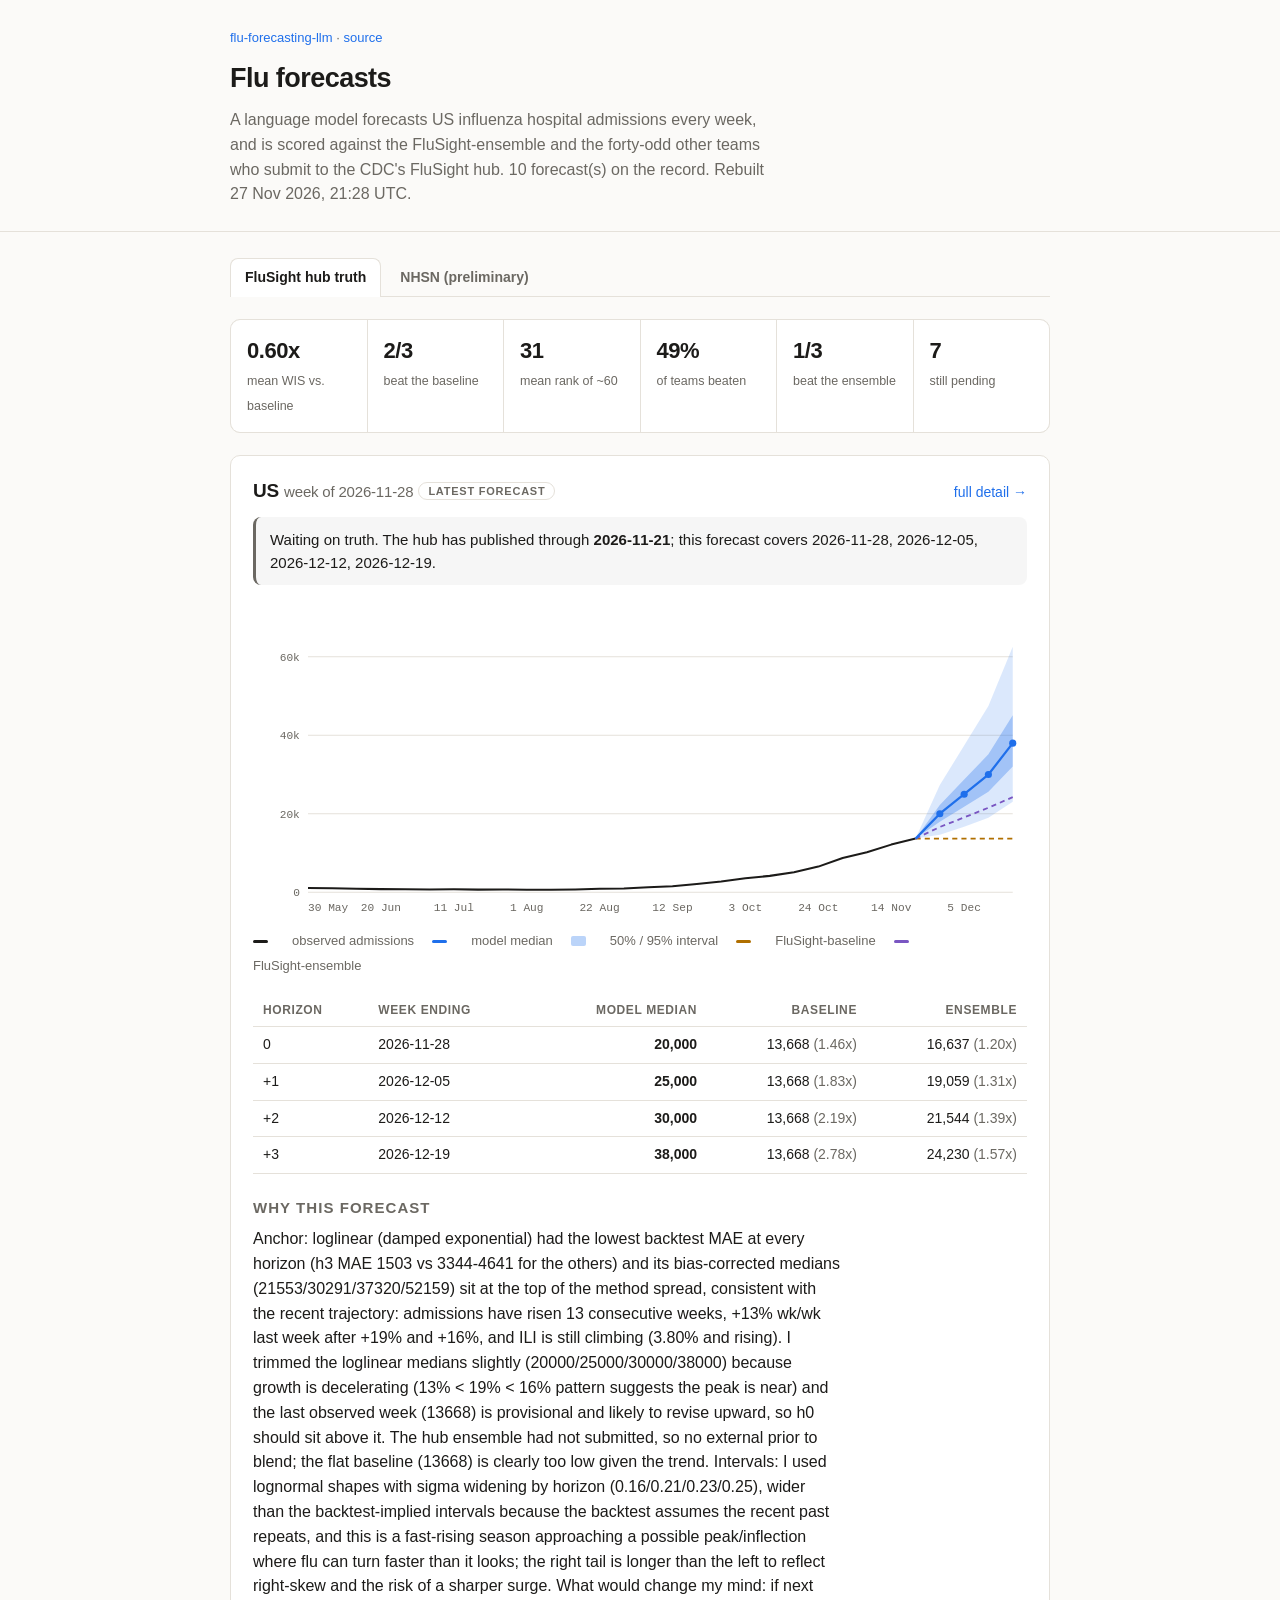
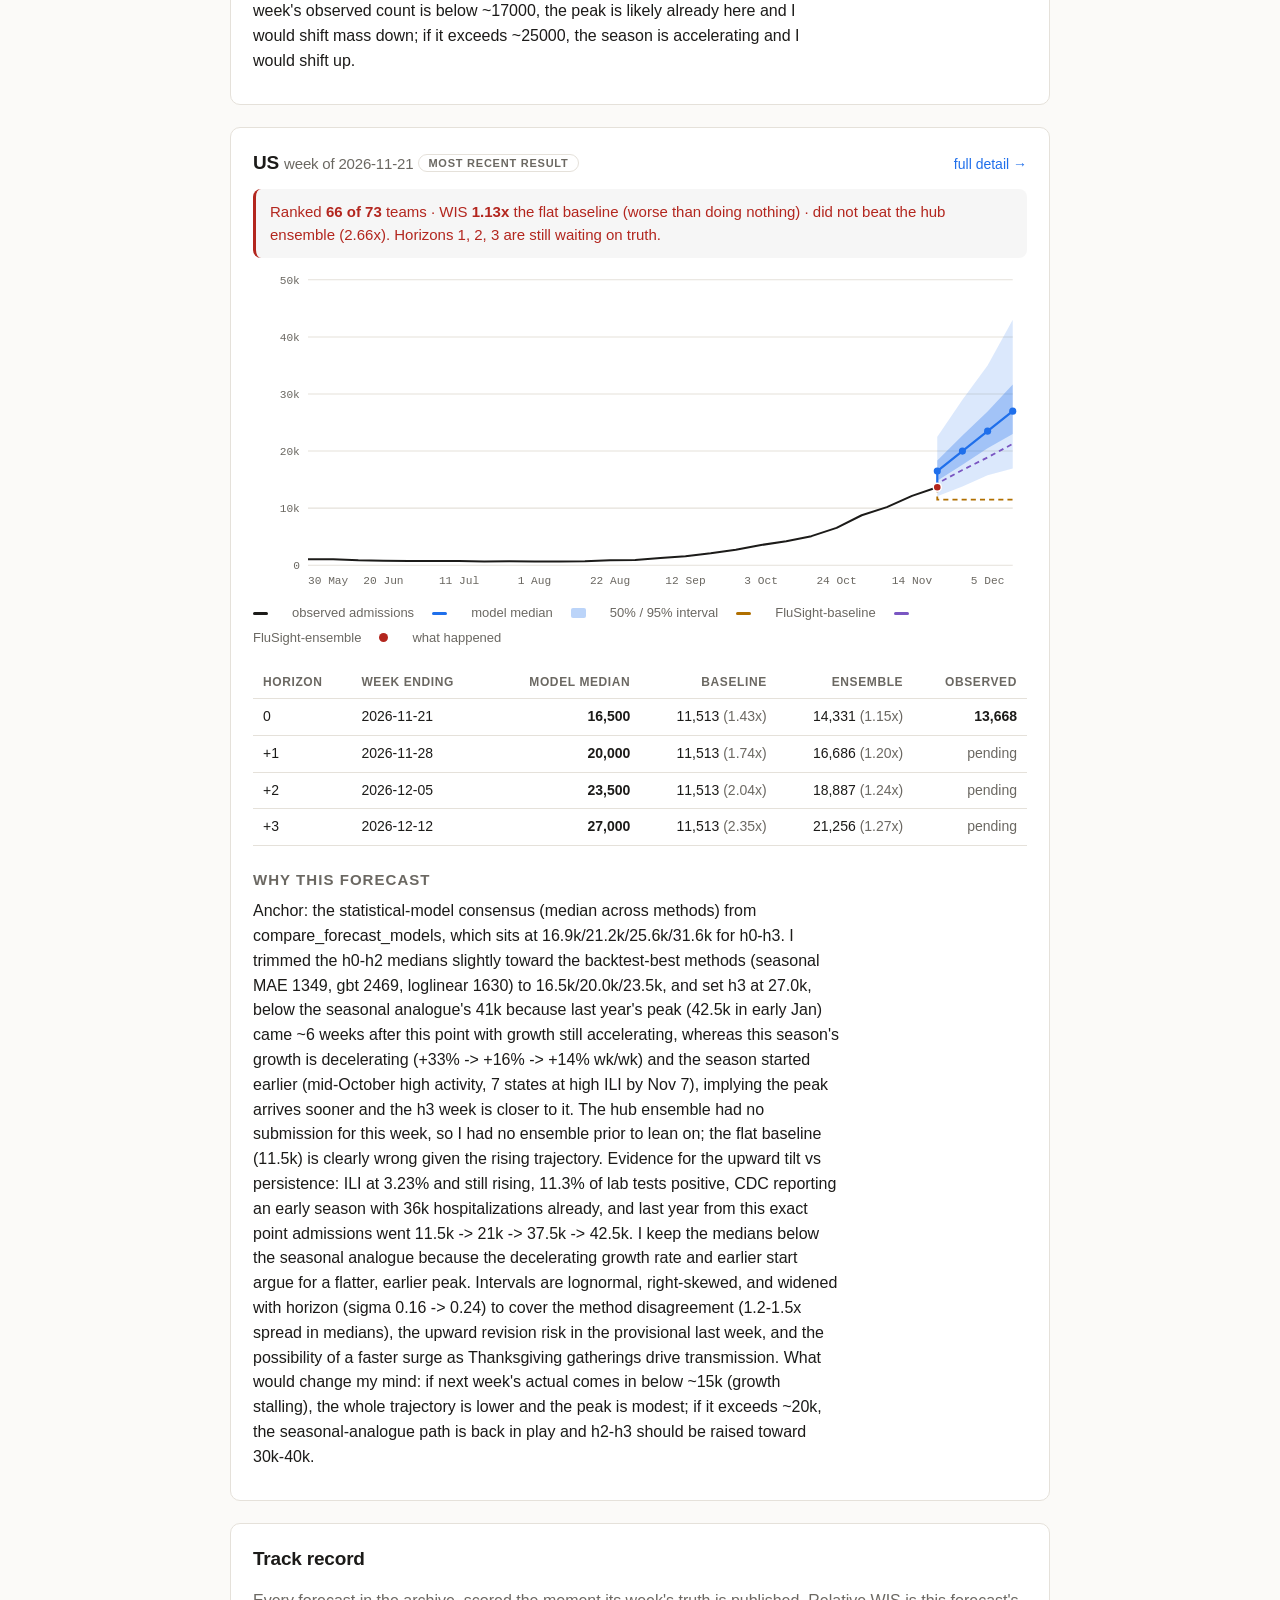
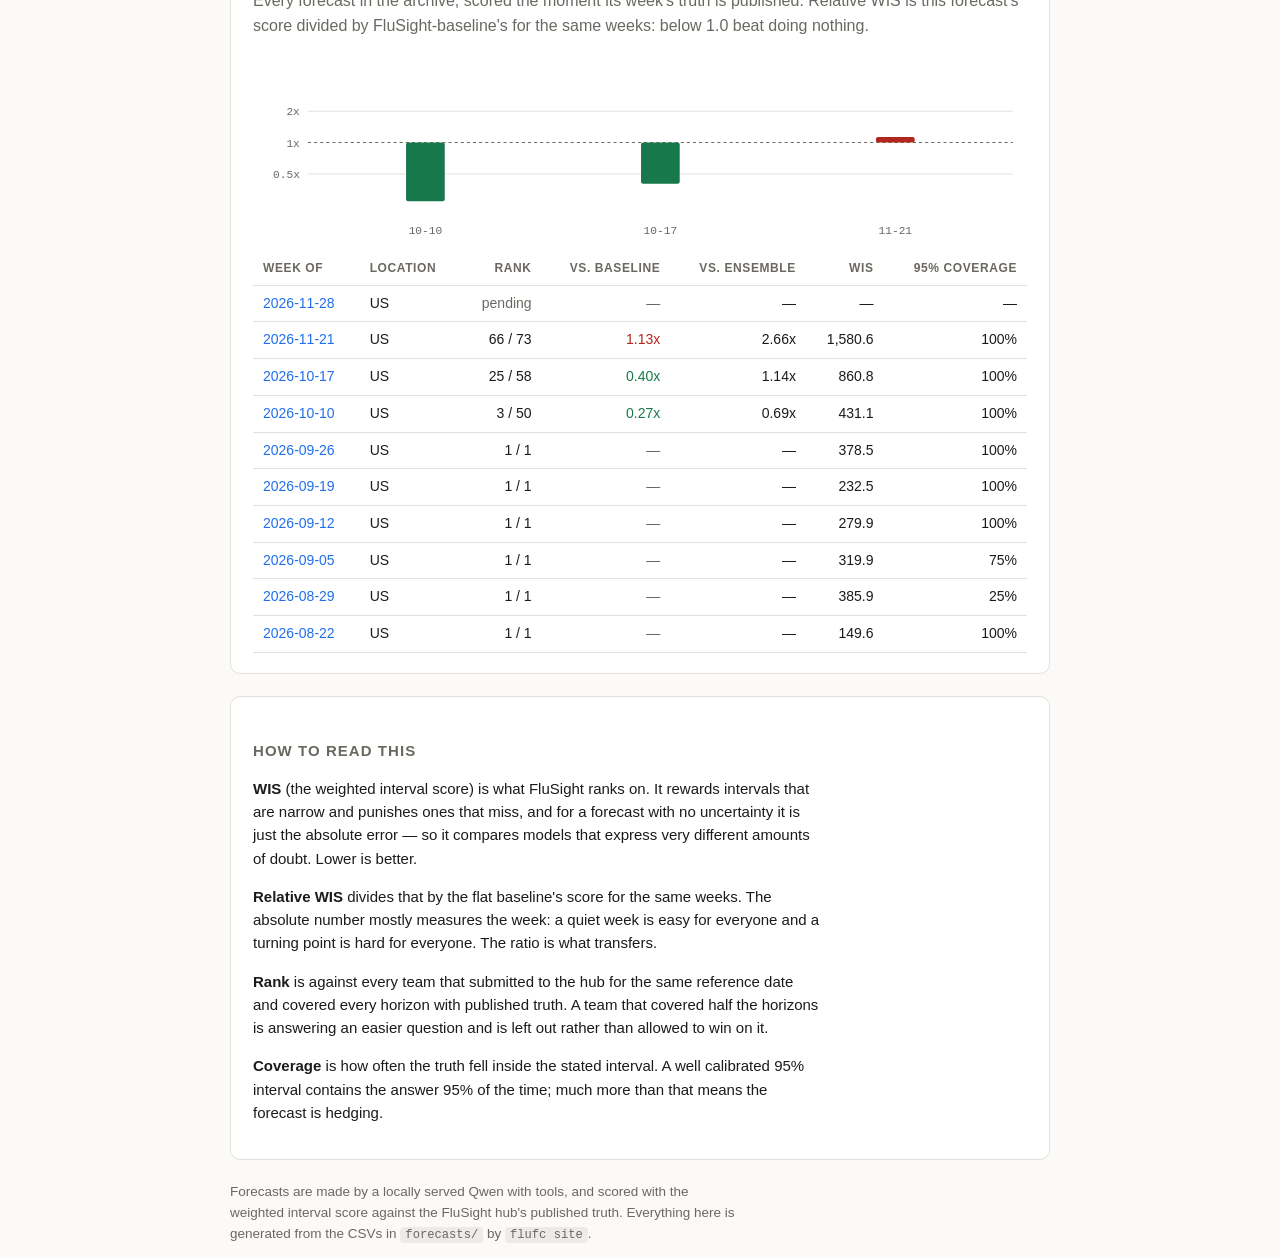
<file: docs/index.html>
<!doctype html>
<html lang="en">
<head>
<meta charset="utf-8">
<meta name="viewport" content="width=device-width, initial-scale=1">
<title>Flu forecasts</title>
<link rel="stylesheet" href="style.css">
<script>
document.documentElement.classList.add("js");
document.addEventListener("DOMContentLoaded", function () {
  var KEY = "flufc-source", names = ["hub", "nhsn"];
  function show(name) {
    if (names.indexOf(name) < 0) name = "hub";
    document.querySelectorAll("[data-pane]").forEach(function (el) {
      el.classList.toggle("on", el.dataset.pane === name);
    });
    document.querySelectorAll("[data-tab]").forEach(function (el) {
      var on = el.dataset.tab === name;
      el.classList.toggle("on", on);
      el.setAttribute("aria-selected", on);
    });
    try { localStorage.setItem(KEY, name); } catch (e) {}
    document.querySelectorAll("a[href^='f/'], a[href^='../index.html']")
      .forEach(function (a) { a.hash = name; });
  }
  var saved = null;
  try { saved = localStorage.getItem(KEY); } catch (e) {}
  show(location.hash.slice(1) || saved);
  document.querySelectorAll("[data-tab]").forEach(function (el) {
    el.addEventListener("click", function (ev) {
      ev.preventDefault();
      history.replaceState(null, "", "#" + el.dataset.tab);
      show(el.dataset.tab);
    });
  });
});
</script>
</head>
<body>
<header class="top">
  <div class="wrap">
    <p class="crumb"><a href="index.html">flu-forecasting-llm</a>
       &middot; <a href="https://github.com/chasehmathis/flu-forecasting-llm">source</a></p>
    <h1>Flu forecasts</h1>
    <p class="lede">A language model forecasts US influenza hospital admissions every week, and is scored against the FluSight-ensemble and the forty-odd other teams who submit to the CDC's FluSight hub. 10 forecast(s) on the record. Rebuilt 27 Nov 2026, 21:28 UTC.</p>
  </div>
</header>
<main class="wrap">

<nav class="tabs" role="tablist">
  <a class="tab" role="tab" href="#hub" data-tab="hub">FluSight hub truth</a>
  <a class="tab" role="tab" href="#nhsn" data-tab="nhsn">NHSN (preliminary)</a>
</nav>
<div class="pane" id="pane-hub" data-pane="hub"><div class="strip"><div class="stat"><b>0.60x</b><span>mean WIS vs. baseline</span></div><div class="stat"><b>2/3</b><span>beat the baseline</span></div><div class="stat"><b>31</b><span>mean rank of ~60</span></div><div class="stat"><b>49%</b><span>of teams beaten</span></div><div class="stat"><b>1/3</b><span>beat the ensemble</span></div><div class="stat"><b>7</b><span>still pending</span></div></div>

<section class="card">
  <div class="card-head">
    <h2>US
        <span class="muted">week of 2026-11-28</span>
        <span class="tag">latest forecast</span></h2>
    <a class="more" href="f/2026-11-28-US.html">full detail &rarr;</a>
  </div>
  <p class="status pending">Waiting on truth. The hub has published through <b>2026-11-21</b>; this forecast covers 2026-11-28, 2026-12-05, 2026-12-12, 2026-12-19.</p>
  <svg viewBox="0 0 760 320" class="chart" role="img" aria-label="US forecast from 2026-11-28">
<line class="grid" x1="54" y1="286.0" x2="746" y2="286.0"/>
<text class="axis" x="46" y="290.0" text-anchor="end">0</text>
<line class="grid" x1="54" y1="208.9" x2="746" y2="208.9"/>
<text class="axis" x="46" y="212.9" text-anchor="end">20k</text>
<line class="grid" x1="54" y1="131.8" x2="746" y2="131.8"/>
<text class="axis" x="46" y="135.8" text-anchor="end">40k</text>
<line class="grid" x1="54" y1="54.8" x2="746" y2="54.8"/>
<text class="axis" x="46" y="58.8" text-anchor="end">60k</text>
<line class="grid" x1="54" y1="-22.3" x2="746" y2="-22.3"/>
<text class="axis" x="46" y="-18.3" text-anchor="end">80k</text>
<text class="axis" x="54.0" y="304.0" text-anchor="start">30 May</text>
<text class="axis" x="125.6" y="304.0" text-anchor="middle">20 Jun</text>
<text class="axis" x="197.2" y="304.0" text-anchor="middle">11 Jul</text>
<text class="axis" x="268.8" y="304.0" text-anchor="middle">1 Aug</text>
<text class="axis" x="340.3" y="304.0" text-anchor="middle">22 Aug</text>
<text class="axis" x="411.9" y="304.0" text-anchor="middle">12 Sep</text>
<text class="axis" x="483.5" y="304.0" text-anchor="middle">3 Oct</text>
<text class="axis" x="555.1" y="304.0" text-anchor="middle">24 Oct</text>
<text class="axis" x="626.7" y="304.0" text-anchor="middle">14 Nov</text>
<text class="axis" x="698.3" y="304.0" text-anchor="middle">5 Dec</text>
<polygon class="band-95" points="650.6,233.3 674.4,180.7 698.3,141.9 722.1,103.1 746.0,44.9 746.0,197.0 722.1,212.9 698.3,221.6 674.4,229.6 650.6,233.3"/>
<polygon class="band-50" points="650.6,233.3 674.4,200.2 698.3,175.3 722.1,150.6 746.0,112.2 746.0,162.6 722.1,187.2 698.3,202.1 674.4,216.8 650.6,233.3"/>
<polyline class="line-history" fill="none" points="54.0,281.9 77.9,282.0 101.7,282.6 125.6,282.9 149.4,283.1 173.3,283.2 197.2,283.1 221.0,283.4 244.9,283.3 268.8,283.5 292.6,283.6 316.5,283.3 340.3,282.6 364.2,282.4 388.1,281.1 411.9,280.0 435.8,277.9 459.7,275.5 483.5,272.3 507.4,269.9 531.2,266.3 555.1,260.8 579.0,252.3 602.8,246.7 626.7,239.2 650.6,233.3"/>
<polyline class="line-other other-0" fill="none" points="650.6,233.3 674.4,233.3 698.3,233.3 722.1,233.3 746.0,233.3"/>
<polyline class="line-other other-1" fill="none" points="650.6,233.3 674.4,221.9 698.3,212.5 722.1,203.0 746.0,192.6"/>
<polyline class="line-median" fill="none" points="650.6,233.3 674.4,208.9 698.3,189.7 722.1,170.4 746.0,139.6"/>
<circle class="dot-median" cx="674.4" cy="208.9" r="3.5"/>
<circle class="dot-median" cx="698.3" cy="189.7" r="3.5"/>
<circle class="dot-median" cx="722.1" cy="170.4" r="3.5"/>
<circle class="dot-median" cx="746.0" cy="139.6" r="3.5"/>
</svg>
  <p class="legend"><span class="key k-history"></span>observed admissions <span class="key k-median"></span>model median <span class="key k-band"></span>50% / 95% interval <span class="key k-other other-0"></span>FluSight-baseline <span class="key k-other other-1"></span>FluSight-ensemble</p>
  <div class="scroll"><table class="grid"><thead><tr><th>horizon</th><th>week ending</th><th>model median</th><th>baseline</th><th>ensemble</th></tr></thead><tbody><tr><td>0</td><td>2026-11-28</td><td><b>20,000</b></td><td>13,668 <span class="muted">(1.46x)</span></td><td>16,637 <span class="muted">(1.20x)</span></td></tr><tr><td>+1</td><td>2026-12-05</td><td><b>25,000</b></td><td>13,668 <span class="muted">(1.83x)</span></td><td>19,059 <span class="muted">(1.31x)</span></td></tr><tr><td>+2</td><td>2026-12-12</td><td><b>30,000</b></td><td>13,668 <span class="muted">(2.19x)</span></td><td>21,544 <span class="muted">(1.39x)</span></td></tr><tr><td>+3</td><td>2026-12-19</td><td><b>38,000</b></td><td>13,668 <span class="muted">(2.78x)</span></td><td>24,230 <span class="muted">(1.57x)</span></td></tr></tbody></table></div>
  <div class="why"><h3>Why this forecast</h3><p>Anchor: loglinear (damped exponential) had the lowest backtest MAE at every horizon (h3 MAE 1503 vs 3344-4641 for the others) and its bias-corrected medians (21553/30291/37320/52159) sit at the top of the method spread, consistent with the recent trajectory: admissions have risen 13 consecutive weeks, +13% wk/wk last week after +19% and +16%, and ILI is still climbing (3.80% and rising). I trimmed the loglinear medians slightly (20000/25000/30000/38000) because growth is decelerating (13% &lt; 19% &lt; 16% pattern suggests the peak is near) and the last observed week (13668) is provisional and likely to revise upward, so h0 should sit above it. The hub ensemble had not submitted, so no external prior to blend; the flat baseline (13668) is clearly too low given the trend. Intervals: I used lognormal shapes with sigma widening by horizon (0.16/0.21/0.23/0.25), wider than the backtest-implied intervals because the backtest assumes the recent past repeats, and this is a fast-rising season approaching a possible peak/inflection where flu can turn faster than it looks; the right tail is longer than the left to reflect right-skew and the risk of a sharper surge. What would change my mind: if next week&#x27;s observed count is below ~17000, the peak is likely already here and I would shift mass down; if it exceeds ~25000, the season is accelerating and I would shift up.</p></div>
</section>

<section class="card">
  <div class="card-head">
    <h2>US
        <span class="muted">week of 2026-11-21</span>
        <span class="tag">most recent result</span></h2>
    <a class="more" href="f/2026-11-21-US.html">full detail &rarr;</a>
  </div>
  <p class="status bad">Ranked <b>66 of 73</b> teams &middot; WIS <b>1.13x</b> the flat baseline (worse than doing nothing) &middot; did not beat the hub ensemble (2.66x). Horizons 1, 2, 3 are still waiting on truth.</p>
  <svg viewBox="0 0 760 320" class="chart" role="img" aria-label="US forecast from 2026-11-21">
<line class="grid" x1="54" y1="286.0" x2="746" y2="286.0"/>
<text class="axis" x="46" y="290.0" text-anchor="end">0</text>
<line class="grid" x1="54" y1="229.9" x2="746" y2="229.9"/>
<text class="axis" x="46" y="233.9" text-anchor="end">10k</text>
<line class="grid" x1="54" y1="173.9" x2="746" y2="173.9"/>
<text class="axis" x="46" y="177.9" text-anchor="end">20k</text>
<line class="grid" x1="54" y1="117.8" x2="746" y2="117.8"/>
<text class="axis" x="46" y="121.8" text-anchor="end">30k</text>
<line class="grid" x1="54" y1="61.8" x2="746" y2="61.8"/>
<text class="axis" x="46" y="65.8" text-anchor="end">40k</text>
<line class="grid" x1="54" y1="5.7" x2="746" y2="5.7"/>
<text class="axis" x="46" y="9.7" text-anchor="end">50k</text>
<text class="axis" x="54.0" y="304.0" text-anchor="start">30 May</text>
<text class="axis" x="128.1" y="304.0" text-anchor="middle">20 Jun</text>
<text class="axis" x="202.3" y="304.0" text-anchor="middle">11 Jul</text>
<text class="axis" x="276.4" y="304.0" text-anchor="middle">1 Aug</text>
<text class="axis" x="350.6" y="304.0" text-anchor="middle">22 Aug</text>
<text class="axis" x="424.7" y="304.0" text-anchor="middle">12 Sep</text>
<text class="axis" x="498.9" y="304.0" text-anchor="middle">3 Oct</text>
<text class="axis" x="573.0" y="304.0" text-anchor="middle">24 Oct</text>
<text class="axis" x="647.1" y="304.0" text-anchor="middle">14 Nov</text>
<text class="axis" x="721.3" y="304.0" text-anchor="middle">5 Dec</text>
<polygon class="band-95" points="671.9,209.4 671.9,159.9 696.6,123.4 721.3,89.8 746.0,44.9 746.0,191.0 721.3,197.6 696.6,208.7 671.9,218.2 671.9,209.4"/>
<polygon class="band-50" points="671.9,209.4 671.9,183.1 696.6,158.6 721.3,134.9 746.0,108.4 746.0,157.0 721.3,171.1 696.6,187.3 671.9,202.9 671.9,209.4"/>
<polyline class="line-history" fill="none" points="54.0,280.0 78.7,280.1 103.4,281.1 128.1,281.5 152.9,281.8 177.6,281.9 202.3,281.8 227.0,282.2 251.7,282.1 276.4,282.3 301.1,282.4 325.9,282.1 350.6,281.1 375.3,280.8 400.0,278.9 424.7,277.2 449.4,274.3 474.1,270.8 498.9,266.1 523.6,262.5 548.3,257.4 573.0,249.3 597.7,236.9 622.4,228.9 647.1,217.9 671.9,209.4"/>
<polyline class="line-other other-0" fill="none" points="671.9,209.4 671.9,221.5 696.6,221.5 721.3,221.5 746.0,221.5"/>
<polyline class="line-other other-1" fill="none" points="671.9,209.4 671.9,205.7 696.6,192.5 721.3,180.1 746.0,166.8"/>
<polyline class="line-median" fill="none" points="671.9,209.4 671.9,193.5 696.6,173.9 721.3,154.3 746.0,134.7"/>
<circle class="dot-median" cx="671.9" cy="193.5" r="3.5"/>
<circle class="dot-median" cx="696.6" cy="173.9" r="3.5"/>
<circle class="dot-median" cx="721.3" cy="154.3" r="3.5"/>
<circle class="dot-median" cx="746.0" cy="134.7" r="3.5"/>
<circle class="dot-observed" cx="671.9" cy="209.4" r="4"/>
</svg>
  <p class="legend"><span class="key k-history"></span>observed admissions <span class="key k-median"></span>model median <span class="key k-band"></span>50% / 95% interval <span class="key k-other other-0"></span>FluSight-baseline <span class="key k-other other-1"></span>FluSight-ensemble <span class="key k-truth"></span>what happened</p>
  <div class="scroll"><table class="grid"><thead><tr><th>horizon</th><th>week ending</th><th>model median</th><th>baseline</th><th>ensemble</th><th>observed</th></tr></thead><tbody><tr><td>0</td><td>2026-11-21</td><td><b>16,500</b></td><td>11,513 <span class="muted">(1.43x)</span></td><td>14,331 <span class="muted">(1.15x)</span></td><td><b>13,668</b></td></tr><tr><td>+1</td><td>2026-11-28</td><td><b>20,000</b></td><td>11,513 <span class="muted">(1.74x)</span></td><td>16,686 <span class="muted">(1.20x)</span></td><td><span class="muted">pending</span></td></tr><tr><td>+2</td><td>2026-12-05</td><td><b>23,500</b></td><td>11,513 <span class="muted">(2.04x)</span></td><td>18,887 <span class="muted">(1.24x)</span></td><td><span class="muted">pending</span></td></tr><tr><td>+3</td><td>2026-12-12</td><td><b>27,000</b></td><td>11,513 <span class="muted">(2.35x)</span></td><td>21,256 <span class="muted">(1.27x)</span></td><td><span class="muted">pending</span></td></tr></tbody></table></div>
  <div class="why"><h3>Why this forecast</h3><p>Anchor: the statistical-model consensus (median across methods) from compare_forecast_models, which sits at 16.9k/21.2k/25.6k/31.6k for h0-h3. I trimmed the h0-h2 medians slightly toward the backtest-best methods (seasonal MAE 1349, gbt 2469, loglinear 1630) to 16.5k/20.0k/23.5k, and set h3 at 27.0k, below the seasonal analogue&#x27;s 41k because last year&#x27;s peak (42.5k in early Jan) came ~6 weeks after this point with growth still accelerating, whereas this season&#x27;s growth is decelerating (+33% -&gt; +16% -&gt; +14% wk/wk) and the season started earlier (mid-October high activity, 7 states at high ILI by Nov 7), implying the peak arrives sooner and the h3 week is closer to it. The hub ensemble had no submission for this week, so I had no ensemble prior to lean on; the flat baseline (11.5k) is clearly wrong given the rising trajectory. Evidence for the upward tilt vs persistence: ILI at 3.23% and still rising, 11.3% of lab tests positive, CDC reporting an early season with 36k hospitalizations already, and last year from this exact point admissions went 11.5k -&gt; 21k -&gt; 37.5k -&gt; 42.5k. I keep the medians below the seasonal analogue because the decelerating growth rate and earlier start argue for a flatter, earlier peak. Intervals are lognormal, right-skewed, and widened with horizon (sigma 0.16 -&gt; 0.24) to cover the method disagreement (1.2-1.5x spread in medians), the upward revision risk in the provisional last week, and the possibility of a faster surge as Thanksgiving gatherings drive transmission. What would change my mind: if next week&#x27;s actual comes in below ~15k (growth stalling), the whole trajectory is lower and the peak is modest; if it exceeds ~20k, the seasonal-analogue path is back in play and h2-h3 should be raised toward 30k-40k.</p></div>
</section>

<section class="card">
  <div class="card-head"><h2>Track record</h2></div>
  <p class="muted">Every forecast in the archive, scored the moment its week's
     truth is published. Relative WIS is this forecast's score divided by
     FluSight-baseline's for the same weeks: below 1.0 beat doing nothing.</p>
  <svg viewBox="0 0 760 190" class="chart" role="img" aria-label="relative WIS by forecast">
<line class="grid" x1="54" y1="116.8" x2="746" y2="116.8"/>
<text class="axis" x="46" y="120.8" text-anchor="end">0.5x</text>
<line class="grid-strong" x1="54" y1="86.0" x2="746" y2="86.0"/>
<text class="axis" x="46" y="90.0" text-anchor="end">1x</text>
<line class="grid" x1="54" y1="55.2" x2="746" y2="55.2"/>
<text class="axis" x="46" y="59.2" text-anchor="end">2x</text>
<rect class="bar-good" x="150.3" y="86.0" width="38.0" height="57.6" rx="2"><title>2026-10-10 US: 0.27x baseline</title></rect>
<text class="axis" x="169.3" y="176.0" text-anchor="middle">10-10</text>
<rect class="bar-good" x="381.0" y="86.0" width="38.0" height="40.5" rx="2"><title>2026-10-17 US: 0.40x baseline</title></rect>
<text class="axis" x="400.0" y="176.0" text-anchor="middle">10-17</text>
<rect class="bar-bad" x="611.7" y="80.6" width="38.0" height="5.4" rx="2"><title>2026-11-21 US: 1.13x baseline</title></rect>
<text class="axis" x="630.7" y="176.0" text-anchor="middle">11-21</text>
</svg>
  <div class="scroll"><table class="grid">
    <thead><tr><th>week of</th><th>location</th><th>rank</th>
      <th>vs. baseline</th><th>vs. ensemble</th><th>WIS</th>
      <th>95% coverage</th></tr></thead>
    <tbody><tr><td><a href="f/2026-11-28-US.html">2026-11-28</a></td><td>US</td><td><span class="muted">pending</span></td><td><span class="muted">&mdash;</span></td><td>&mdash;</td><td>&mdash;</td><td>&mdash;</td></tr><tr><td><a href="f/2026-11-21-US.html">2026-11-21</a></td><td>US</td><td>66 / 73</td><td><span class="bad">1.13x</span></td><td>2.66x</td><td>1,580.6</td><td>100%</td></tr><tr><td><a href="f/2026-10-17-US.html">2026-10-17</a></td><td>US</td><td>25 / 58</td><td><span class="good">0.40x</span></td><td>1.14x</td><td>860.8</td><td>100%</td></tr><tr><td><a href="f/2026-10-10-US.html">2026-10-10</a></td><td>US</td><td>3 / 50</td><td><span class="good">0.27x</span></td><td>0.69x</td><td>431.1</td><td>100%</td></tr><tr><td><a href="f/2026-09-26-US.html">2026-09-26</a></td><td>US</td><td>1 / 1</td><td><span class="muted">&mdash;</span></td><td>&mdash;</td><td>378.5</td><td>100%</td></tr><tr><td><a href="f/2026-09-19-US.html">2026-09-19</a></td><td>US</td><td>1 / 1</td><td><span class="muted">&mdash;</span></td><td>&mdash;</td><td>232.5</td><td>100%</td></tr><tr><td><a href="f/2026-09-12-US.html">2026-09-12</a></td><td>US</td><td>1 / 1</td><td><span class="muted">&mdash;</span></td><td>&mdash;</td><td>279.9</td><td>100%</td></tr><tr><td><a href="f/2026-09-05-US.html">2026-09-05</a></td><td>US</td><td>1 / 1</td><td><span class="muted">&mdash;</span></td><td>&mdash;</td><td>319.9</td><td>75%</td></tr><tr><td><a href="f/2026-08-29-US.html">2026-08-29</a></td><td>US</td><td>1 / 1</td><td><span class="muted">&mdash;</span></td><td>&mdash;</td><td>385.9</td><td>25%</td></tr><tr><td><a href="f/2026-08-22-US.html">2026-08-22</a></td><td>US</td><td>1 / 1</td><td><span class="muted">&mdash;</span></td><td>&mdash;</td><td>149.6</td><td>100%</td></tr></tbody></table></div>
</section></div>
<div class="pane" id="pane-nhsn" data-pane="nhsn">
<p class="status pending">Testing numbers. Scored against the latest NHSN
   release, published through <b>2026-11-21</b>, which the
   CDC still revises for recent weeks. Out of season there is no FluSight field
   to rank against, so &ldquo;vs. flat&rdquo; is a flat baseline built here
   from the last NHSN week before each reference date &mdash; not
   FluSight-baseline. The hub tab is the official record.</p>
<div class="strip"><div class="stat"><b>33/40</b><span>horizons with NHSN data</span></div><div class="stat"><b>427.3</b><span>mean WIS</span></div><div class="stat"><b>0.67x</b><span>mean WIS vs. flat</span></div><div class="stat"><b>7/9</b><span>beat the flat baseline</span></div><div class="stat"><b>58%</b><span>50% coverage</span></div><div class="stat"><b>85%</b><span>95% coverage</span></div></div>

<section class="card">
  <div class="card-head">
    <h2>US
        <span class="muted">week of 2026-11-28</span>
        <span class="tag">latest forecast</span></h2>
    <a class="more" href="f/2026-11-28-US.html#nhsn">full detail &rarr;</a>
  </div>
  <p class="status pending">NHSN has published through <b>2026-11-21</b>; this forecast covers 2026-11-28, 2026-12-05, 2026-12-12, 2026-12-19.</p>
  <svg viewBox="0 0 760 320" class="chart" role="img" aria-label="US forecast from 2026-11-28">
<line class="grid" x1="54" y1="286.0" x2="746" y2="286.0"/>
<text class="axis" x="46" y="290.0" text-anchor="end">0</text>
<line class="grid" x1="54" y1="208.9" x2="746" y2="208.9"/>
<text class="axis" x="46" y="212.9" text-anchor="end">20k</text>
<line class="grid" x1="54" y1="131.8" x2="746" y2="131.8"/>
<text class="axis" x="46" y="135.8" text-anchor="end">40k</text>
<line class="grid" x1="54" y1="54.8" x2="746" y2="54.8"/>
<text class="axis" x="46" y="58.8" text-anchor="end">60k</text>
<line class="grid" x1="54" y1="-22.3" x2="746" y2="-22.3"/>
<text class="axis" x="46" y="-18.3" text-anchor="end">80k</text>
<text class="axis" x="54.0" y="304.0" text-anchor="start">30 May</text>
<text class="axis" x="125.6" y="304.0" text-anchor="middle">20 Jun</text>
<text class="axis" x="197.2" y="304.0" text-anchor="middle">11 Jul</text>
<text class="axis" x="268.8" y="304.0" text-anchor="middle">1 Aug</text>
<text class="axis" x="340.3" y="304.0" text-anchor="middle">22 Aug</text>
<text class="axis" x="411.9" y="304.0" text-anchor="middle">12 Sep</text>
<text class="axis" x="483.5" y="304.0" text-anchor="middle">3 Oct</text>
<text class="axis" x="555.1" y="304.0" text-anchor="middle">24 Oct</text>
<text class="axis" x="626.7" y="304.0" text-anchor="middle">14 Nov</text>
<text class="axis" x="698.3" y="304.0" text-anchor="middle">5 Dec</text>
<polygon class="band-95" points="650.6,233.3 674.4,180.7 698.3,141.9 722.1,103.1 746.0,44.9 746.0,197.0 722.1,212.9 698.3,221.6 674.4,229.6 650.6,233.3"/>
<polygon class="band-50" points="650.6,233.3 674.4,200.2 698.3,175.3 722.1,150.6 746.0,112.2 746.0,162.6 722.1,187.2 698.3,202.1 674.4,216.8 650.6,233.3"/>
<polyline class="line-history" fill="none" points="54.0,281.9 77.9,282.0 101.7,282.6 125.6,282.9 149.4,283.1 173.3,283.2 197.2,283.1 221.0,283.4 244.9,283.3 268.8,283.5 292.6,283.6 316.5,283.3 340.3,282.6 364.2,282.4 388.1,281.1 411.9,280.0 435.8,277.9 459.7,275.5 483.5,272.3 507.4,269.9 531.2,266.3 555.1,260.8 579.0,252.3 602.8,246.7 626.7,239.2 650.6,233.3"/>
<polyline class="line-other other-0" fill="none" points="650.6,233.3 674.4,233.3 698.3,233.3 722.1,233.3 746.0,233.3"/>
<polyline class="line-other other-1" fill="none" points="650.6,233.3 674.4,221.9 698.3,212.5 722.1,203.0 746.0,192.6"/>
<polyline class="line-median" fill="none" points="650.6,233.3 674.4,208.9 698.3,189.7 722.1,170.4 746.0,139.6"/>
<circle class="dot-median" cx="674.4" cy="208.9" r="3.5"/>
<circle class="dot-median" cx="698.3" cy="189.7" r="3.5"/>
<circle class="dot-median" cx="722.1" cy="170.4" r="3.5"/>
<circle class="dot-median" cx="746.0" cy="139.6" r="3.5"/>
</svg>
  <p class="legend"><span class="key k-history"></span>observed admissions <span class="key k-median"></span>model median <span class="key k-band"></span>50% / 95% interval <span class="key k-other other-0"></span>FluSight-baseline <span class="key k-other other-1"></span>FluSight-ensemble</p>
  <div class="scroll"><table class="grid"><thead><tr><th>horizon</th><th>week ending</th><th>model median</th><th>NHSN</th><th>WIS</th><th>abs error</th><th>in 50%</th><th>in 95%</th></tr></thead><tbody><tr><td>0</td><td>2026-11-28</td><td><b>20,000</b></td><td><span class="muted">pending</span></td><td>&mdash;</td><td>&mdash;</td><td>&mdash;</td><td>&mdash;</td></tr><tr><td>+1</td><td>2026-12-05</td><td><b>25,000</b></td><td><span class="muted">pending</span></td><td>&mdash;</td><td>&mdash;</td><td>&mdash;</td><td>&mdash;</td></tr><tr><td>+2</td><td>2026-12-12</td><td><b>30,000</b></td><td><span class="muted">pending</span></td><td>&mdash;</td><td>&mdash;</td><td>&mdash;</td><td>&mdash;</td></tr><tr><td>+3</td><td>2026-12-19</td><td><b>38,000</b></td><td><span class="muted">pending</span></td><td>&mdash;</td><td>&mdash;</td><td>&mdash;</td><td>&mdash;</td></tr></tbody></table></div>
</section>

<section class="card">
  <div class="card-head"><h2>Track record (preliminary)</h2></div>
  <p class="muted">Every forecast in the archive, scored on whichever horizons
     NHSN has already published. Recomputed on every build, never cached.</p>
  <div class="scroll"><table class="grid">
    <thead><tr><th>week of</th><th>location</th><th>horizons</th>
      <th>WIS</th><th>vs. flat</th><th>MAE</th><th>50%</th>
      <th>95%</th></tr></thead>
    <tbody><tr><td><a href="f/2026-11-28-US.html#nhsn">2026-11-28</a></td><td>US</td><td>0 / 4</td><td>&mdash;</td><td><span class="muted">&mdash;</span></td><td>&mdash;</td><td>&mdash;</td><td>&mdash;</td></tr><tr><td><a href="f/2026-11-21-US.html#nhsn">2026-11-21</a></td><td>US</td><td>1 / 4</td><td>1,580.6</td><td><span class="bad">1.44x</span></td><td>2,832</td><td>0%</td><td>100%</td></tr><tr><td><a href="f/2026-10-17-US.html#nhsn">2026-10-17</a></td><td>US</td><td>4 / 4</td><td>855.7</td><td><span class="good">0.47x</span></td><td>576</td><td>100%</td><td>100%</td></tr><tr><td><a href="f/2026-10-10-US.html#nhsn">2026-10-10</a></td><td>US</td><td>4 / 4</td><td>438.1</td><td><span class="good">0.32x</span></td><td>273</td><td>100%</td><td>100%</td></tr><tr><td><a href="f/2026-09-26-US.html#nhsn">2026-09-26</a></td><td>US</td><td>4 / 4</td><td>361.8</td><td><span class="good">0.39x</span></td><td>561</td><td>75%</td><td>100%</td></tr><tr><td><a href="f/2026-09-19-US.html#nhsn">2026-09-19</a></td><td>US</td><td>4 / 4</td><td>240.3</td><td><span class="good">0.29x</span></td><td>283</td><td>100%</td><td>100%</td></tr><tr><td><a href="f/2026-09-12-US.html#nhsn">2026-09-12</a></td><td>US</td><td>4 / 4</td><td>306.3</td><td><span class="good">0.47x</span></td><td>566</td><td>50%</td><td>100%</td></tr><tr><td><a href="f/2026-09-05-US.html#nhsn">2026-09-05</a></td><td>US</td><td>4 / 4</td><td>354.1</td><td><span class="good">0.66x</span></td><td>562</td><td>0%</td><td>75%</td></tr><tr><td><a href="f/2026-08-29-US.html#nhsn">2026-08-29</a></td><td>US</td><td>4 / 4</td><td>412.0</td><td><span class="bad">1.31x</span></td><td>523</td><td>25%</td><td>25%</td></tr><tr><td><a href="f/2026-08-22-US.html#nhsn">2026-08-22</a></td><td>US</td><td>4 / 4</td><td>161.8</td><td><span class="good">0.67x</span></td><td>266</td><td>25%</td><td>75%</td></tr></tbody></table></div>
</section></div>

<section class="card note">
  <h3>How to read this</h3>
  <p><b>WIS</b> (the weighted interval score) is what FluSight ranks on. It
     rewards intervals that are narrow and punishes ones that miss, and for a
     forecast with no uncertainty it is just the absolute error &mdash; so it
     compares models that express very different amounts of doubt. Lower is
     better.</p>
  <p><b>Relative WIS</b> divides that by the flat baseline's score for the same
     weeks. The absolute number mostly measures the week: a quiet week is easy
     for everyone and a turning point is hard for everyone. The ratio is what
     transfers.</p>
  <p><b>Rank</b> is against every team that submitted to the hub for the same
     reference date and covered every horizon with published truth. A team that
     covered half the horizons is answering an easier question and is left
     out rather than allowed to win on it.</p>
  <p><b>Coverage</b> is how often the truth fell inside the stated interval.
     A well calibrated 95% interval contains the answer 95% of the time; much
     more than that means the forecast is hedging.</p>
</section>
</main>
<footer class="wrap">
  <p class="muted">Forecasts are made by a locally served Qwen with tools, and
     scored with the weighted interval score against the FluSight hub's
     published truth. Everything here is generated from the CSVs in
     <code>forecasts/</code> by <code>flufc site</code>.</p>
</footer>
</body>
</html>
</file>
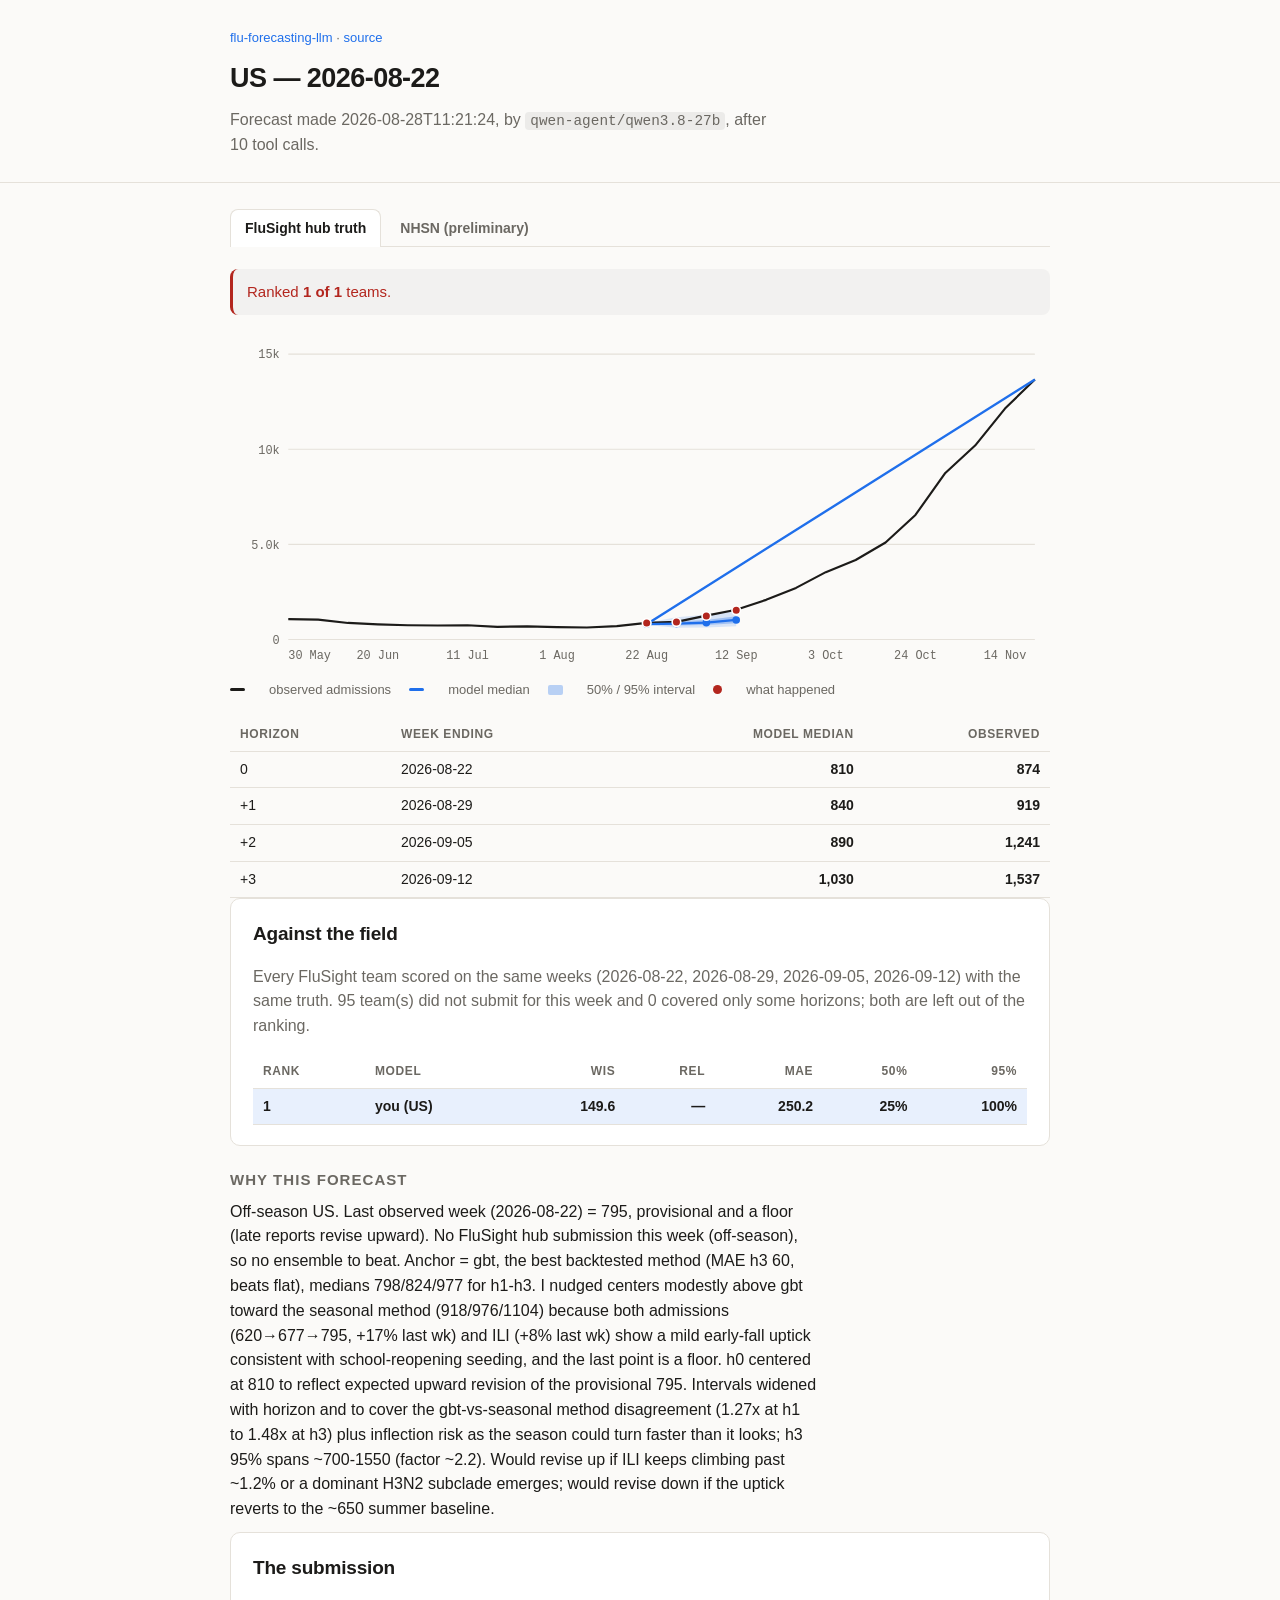
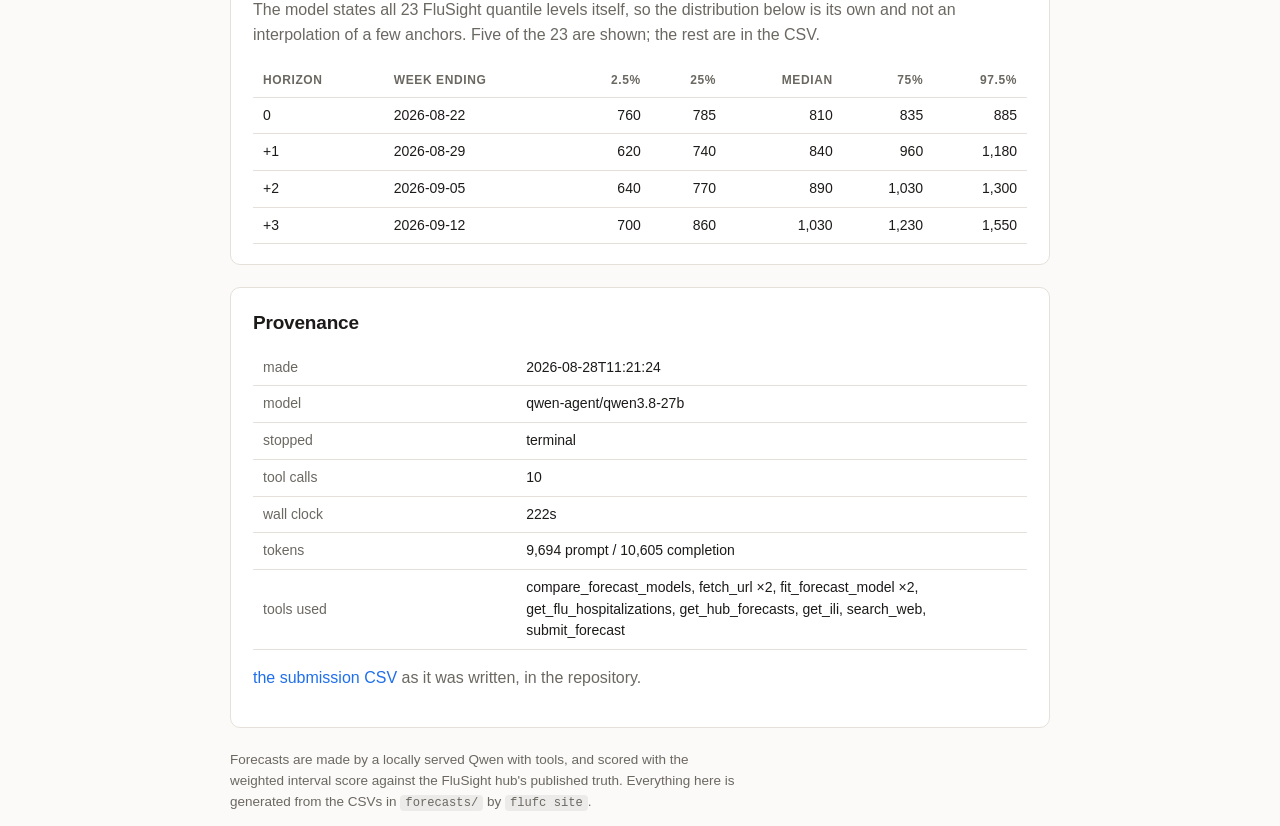
<file: docs/f/2026-08-22-US.html>
<!doctype html>
<html lang="en">
<head>
<meta charset="utf-8">
<meta name="viewport" content="width=device-width, initial-scale=1">
<title>US - 2026-08-22 &middot; flu forecasts</title>
<link rel="stylesheet" href="../style.css">
<script>
document.documentElement.classList.add("js");
document.addEventListener("DOMContentLoaded", function () {
  var KEY = "flufc-source", names = ["hub", "nhsn"];
  function show(name) {
    if (names.indexOf(name) < 0) name = "hub";
    document.querySelectorAll("[data-pane]").forEach(function (el) {
      el.classList.toggle("on", el.dataset.pane === name);
    });
    document.querySelectorAll("[data-tab]").forEach(function (el) {
      var on = el.dataset.tab === name;
      el.classList.toggle("on", on);
      el.setAttribute("aria-selected", on);
    });
    try { localStorage.setItem(KEY, name); } catch (e) {}
    document.querySelectorAll("a[href^='f/'], a[href^='../index.html']")
      .forEach(function (a) { a.hash = name; });
  }
  var saved = null;
  try { saved = localStorage.getItem(KEY); } catch (e) {}
  show(location.hash.slice(1) || saved);
  document.querySelectorAll("[data-tab]").forEach(function (el) {
    el.addEventListener("click", function (ev) {
      ev.preventDefault();
      history.replaceState(null, "", "#" + el.dataset.tab);
      show(el.dataset.tab);
    });
  });
});
</script>
</head>
<body>
<header class="top">
  <div class="wrap">
    <p class="crumb"><a href="../index.html">flu-forecasting-llm</a>
       &middot; <a href="https://github.com/chasehmathis/flu-forecasting-llm">source</a></p>
    <h1>US &mdash; 2026-08-22</h1>
    <p class="lede">Forecast made 2026-08-28T11:21:24, by <code>qwen-agent/qwen3.8-27b</code>, after 10 tool calls.</p>
  </div>
</header>
<main class="wrap">

<nav class="tabs" role="tablist">
  <a class="tab" role="tab" href="#hub" data-tab="hub">FluSight hub truth</a>
  <a class="tab" role="tab" href="#nhsn" data-tab="nhsn">NHSN (preliminary)</a>
</nav>
<div class="pane" id="pane-hub" data-pane="hub"><p class="status bad">Ranked <b>1 of 1</b> teams.</p>
<svg viewBox="0 0 760 320" class="chart" role="img" aria-label="US forecast from 2026-08-22">
<line class="grid" x1="54" y1="286.0" x2="746" y2="286.0"/>
<text class="axis" x="46" y="290.0" text-anchor="end">0</text>
<line class="grid" x1="54" y1="197.8" x2="746" y2="197.8"/>
<text class="axis" x="46" y="201.8" text-anchor="end">5.0k</text>
<line class="grid" x1="54" y1="109.6" x2="746" y2="109.6"/>
<text class="axis" x="46" y="113.6" text-anchor="end">10k</text>
<line class="grid" x1="54" y1="21.4" x2="746" y2="21.4"/>
<text class="axis" x="46" y="25.4" text-anchor="end">15k</text>
<text class="axis" x="54.0" y="304.0" text-anchor="start">30 May</text>
<text class="axis" x="137.0" y="304.0" text-anchor="middle">20 Jun</text>
<text class="axis" x="220.1" y="304.0" text-anchor="middle">11 Jul</text>
<text class="axis" x="303.1" y="304.0" text-anchor="middle">1 Aug</text>
<text class="axis" x="386.2" y="304.0" text-anchor="middle">22 Aug</text>
<text class="axis" x="469.2" y="304.0" text-anchor="middle">12 Sep</text>
<text class="axis" x="552.2" y="304.0" text-anchor="middle">3 Oct</text>
<text class="axis" x="635.3" y="304.0" text-anchor="middle">24 Oct</text>
<text class="axis" x="718.3" y="304.0" text-anchor="middle">14 Nov</text>
<polygon class="band-95" points="746.0,44.9 386.2,270.4 413.8,265.2 441.5,263.1 469.2,258.7 469.2,273.7 441.5,274.7 413.8,275.1 386.2,272.6 746.0,44.9"/>
<polygon class="band-50" points="746.0,44.9 386.2,271.3 413.8,269.1 441.5,267.8 469.2,264.3 469.2,270.8 441.5,272.4 413.8,272.9 386.2,272.2 746.0,44.9"/>
<polyline class="line-history" fill="none" points="54.0,267.1 81.7,267.5 109.4,270.6 137.0,271.9 164.7,272.7 192.4,273.0 220.1,272.7 247.8,274.2 275.4,273.7 303.1,274.4 330.8,274.8 358.5,273.6 386.2,270.5 413.8,269.6 441.5,263.8 469.2,258.4 496.9,249.2 524.6,238.1 552.2,223.5 579.9,212.2 607.6,196.0 635.3,170.5 663.0,131.6 690.6,106.2 718.3,71.9 746.0,44.9"/>
<polyline class="line-median" fill="none" points="746.0,44.9 386.2,271.7 413.8,271.2 441.5,270.3 469.2,267.8"/>
<circle class="dot-median" cx="386.2" cy="271.7" r="3.5"/>
<circle class="dot-median" cx="413.8" cy="271.2" r="3.5"/>
<circle class="dot-median" cx="441.5" cy="270.3" r="3.5"/>
<circle class="dot-median" cx="469.2" cy="267.8" r="3.5"/>
<circle class="dot-observed" cx="386.2" cy="270.6" r="4"/>
<circle class="dot-observed" cx="413.8" cy="269.8" r="4"/>
<circle class="dot-observed" cx="441.5" cy="264.1" r="4"/>
<circle class="dot-observed" cx="469.2" cy="258.9" r="4"/>
</svg>
<p class="legend"><span class="key k-history"></span>observed admissions <span class="key k-median"></span>model median <span class="key k-band"></span>50% / 95% interval <span class="key k-truth"></span>what happened</p>
<div class="scroll"><table class="grid"><thead><tr><th>horizon</th><th>week ending</th><th>model median</th><th>observed</th></tr></thead><tbody><tr><td>0</td><td>2026-08-22</td><td><b>810</b></td><td><b>874</b></td></tr><tr><td>+1</td><td>2026-08-29</td><td><b>840</b></td><td><b>919</b></td></tr><tr><td>+2</td><td>2026-09-05</td><td><b>890</b></td><td><b>1,241</b></td></tr><tr><td>+3</td><td>2026-09-12</td><td><b>1,030</b></td><td><b>1,537</b></td></tr></tbody></table></div>

<section class="card">
  <div class="card-head"><h2>Against the field</h2></div>
  <p class="muted">Every FluSight team scored on the same weeks
     (2026-08-22, 2026-08-29, 2026-09-05, 2026-09-12) with the same truth. 95 team(s) did not submit for this week and 0 covered only some horizons; both are left out of the ranking.</p>
  <div class="scroll"><table class="grid board">
    <thead><tr><th>rank</th><th>model</th><th>WIS</th><th>rel</th>
      <th>MAE</th><th>50%</th><th>95%</th></tr></thead>
    <tbody><tr class="you"><td>1</td><td>you (US)</td><td>149.6</td><td>&mdash;</td><td>250.2</td><td>25%</td><td>100%</td></tr></tbody>
  </table></div>
</section></div>
<div class="pane" id="pane-nhsn" data-pane="nhsn">
<p class="status pending">Testing numbers. Scored against the latest NHSN
   release, published through <b>2026-11-21</b>, which the
   CDC still revises for recent weeks. Out of season there is no FluSight field
   to rank against, so &ldquo;vs. flat&rdquo; is a flat baseline built here
   from the last NHSN week before each reference date &mdash; not
   FluSight-baseline. The hub tab is the official record.</p>
<p class="status good"><b>4 of 4</b> horizons have NHSN data &middot; WIS <b>161.8</b> &middot; <b>0.67x</b> the flat baseline's WIS (better) &middot; 95% interval coverage 75%.</p>
<svg viewBox="0 0 760 320" class="chart" role="img" aria-label="US forecast from 2026-08-22">
<line class="grid" x1="54" y1="286.0" x2="746" y2="286.0"/>
<text class="axis" x="46" y="290.0" text-anchor="end">0</text>
<line class="grid" x1="54" y1="197.8" x2="746" y2="197.8"/>
<text class="axis" x="46" y="201.8" text-anchor="end">5.0k</text>
<line class="grid" x1="54" y1="109.6" x2="746" y2="109.6"/>
<text class="axis" x="46" y="113.6" text-anchor="end">10k</text>
<line class="grid" x1="54" y1="21.4" x2="746" y2="21.4"/>
<text class="axis" x="46" y="25.4" text-anchor="end">15k</text>
<text class="axis" x="54.0" y="304.0" text-anchor="start">30 May</text>
<text class="axis" x="137.0" y="304.0" text-anchor="middle">20 Jun</text>
<text class="axis" x="220.1" y="304.0" text-anchor="middle">11 Jul</text>
<text class="axis" x="303.1" y="304.0" text-anchor="middle">1 Aug</text>
<text class="axis" x="386.2" y="304.0" text-anchor="middle">22 Aug</text>
<text class="axis" x="469.2" y="304.0" text-anchor="middle">12 Sep</text>
<text class="axis" x="552.2" y="304.0" text-anchor="middle">3 Oct</text>
<text class="axis" x="635.3" y="304.0" text-anchor="middle">24 Oct</text>
<text class="axis" x="718.3" y="304.0" text-anchor="middle">14 Nov</text>
<polygon class="band-95" points="746.0,44.9 386.2,270.4 413.8,265.2 441.5,263.1 469.2,258.7 469.2,273.7 441.5,274.7 413.8,275.1 386.2,272.6 746.0,44.9"/>
<polygon class="band-50" points="746.0,44.9 386.2,271.3 413.8,269.1 441.5,267.8 469.2,264.3 469.2,270.8 441.5,272.4 413.8,272.9 386.2,272.2 746.0,44.9"/>
<polyline class="line-history" fill="none" points="54.0,267.1 81.7,267.5 109.4,270.6 137.0,271.9 164.7,272.7 192.4,273.0 220.1,272.7 247.8,274.2 275.4,273.7 303.1,274.4 330.8,274.8 358.5,273.6 386.2,270.5 413.8,269.6 441.5,263.8 469.2,258.4 496.9,249.2 524.6,238.1 552.2,223.5 579.9,212.2 607.6,196.0 635.3,170.5 663.0,131.6 690.6,106.2 718.3,71.9 746.0,44.9"/>
<polyline class="line-median" fill="none" points="746.0,44.9 386.2,271.7 413.8,271.2 441.5,270.3 469.2,267.8"/>
<circle class="dot-median" cx="386.2" cy="271.7" r="3.5"/>
<circle class="dot-median" cx="413.8" cy="271.2" r="3.5"/>
<circle class="dot-median" cx="441.5" cy="270.3" r="3.5"/>
<circle class="dot-median" cx="469.2" cy="267.8" r="3.5"/>
<circle class="dot-observed" cx="386.2" cy="270.5" r="4"/>
<circle class="dot-observed" cx="413.8" cy="269.6" r="4"/>
<circle class="dot-observed" cx="441.5" cy="263.8" r="4"/>
<circle class="dot-observed" cx="469.2" cy="258.4" r="4"/>
</svg>
<p class="legend"><span class="key k-history"></span>observed admissions <span class="key k-median"></span>model median <span class="key k-band"></span>50% / 95% interval <span class="key k-truth"></span>what happened</p>
<div class="scroll"><table class="grid"><thead><tr><th>horizon</th><th>week ending</th><th>model median</th><th>NHSN</th><th>WIS</th><th>abs error</th><th>in 50%</th><th>in 95%</th></tr></thead><tbody><tr><td>0</td><td>2026-08-22</td><td><b>810</b></td><td><b>879</b></td><td>42.4</td><td>69</td><td><span class="bad">no</span></td><td><span class="good">yes</span></td></tr><tr><td>+1</td><td>2026-08-29</td><td><b>840</b></td><td><b>930</b></td><td>49.0</td><td>90</td><td><span class="good">yes</span></td><td><span class="good">yes</span></td></tr><tr><td>+2</td><td>2026-09-05</td><td><b>890</b></td><td><b>1,259</b></td><td>221.7</td><td>369</td><td><span class="bad">no</span></td><td><span class="good">yes</span></td></tr><tr><td>+3</td><td>2026-09-12</td><td><b>1,030</b></td><td><b>1,567</b></td><td>334.0</td><td>537</td><td><span class="bad">no</span></td><td><span class="bad">no</span></td></tr></tbody></table></div></div>
<div class="why"><h3>Why this forecast</h3><p>Off-season US. Last observed week (2026-08-22) = 795, provisional and a floor (late reports revise upward). No FluSight hub submission this week (off-season), so no ensemble to beat. Anchor = gbt, the best backtested method (MAE h3 60, beats flat), medians 798/824/977 for h1-h3. I nudged centers modestly above gbt toward the seasonal method (918/976/1104) because both admissions (620→677→795, +17% last wk) and ILI (+8% last wk) show a mild early-fall uptick consistent with school-reopening seeding, and the last point is a floor. h0 centered at 810 to reflect expected upward revision of the provisional 795. Intervals widened with horizon and to cover the gbt-vs-seasonal method disagreement (1.27x at h1 to 1.48x at h3) plus inflection risk as the season could turn faster than it looks; h3 95% spans ~700-1550 (factor ~2.2). Would revise up if ILI keeps climbing past ~1.2% or a dominant H3N2 subclade emerges; would revise down if the uptick reverts to the ~650 summer baseline.</p></div>

<section class="card">
  <div class="card-head"><h2>The submission</h2></div>
  <p class="muted">The model states all 23 FluSight quantile levels itself, so
     the distribution below is its own and not an interpolation of a few
     anchors. Five of the 23 are shown; the rest are in the CSV.</p>
  <div class="scroll"><table class="grid">
    <thead><tr><th>horizon</th><th>week ending</th><th>2.5%</th><th>25%</th><th>median</th><th>75%</th><th>97.5%</th></tr></thead><tbody><tr><td>0</td><td>2026-08-22</td><td>760</td><td>785</td><td>810</td><td>835</td><td>885</td></tr><tr><td>+1</td><td>2026-08-29</td><td>620</td><td>740</td><td>840</td><td>960</td><td>1,180</td></tr><tr><td>+2</td><td>2026-09-05</td><td>640</td><td>770</td><td>890</td><td>1,030</td><td>1,300</td></tr><tr><td>+3</td><td>2026-09-12</td><td>700</td><td>860</td><td>1,030</td><td>1,230</td><td>1,550</td></tr></tbody>
  </table></div>
</section>

<section class="card">
  <div class="card-head"><h2>Provenance</h2></div>
  <table class="grid meta"><tbody><tr><th>made</th><td>2026-08-28T11:21:24</td></tr><tr><th>model</th><td>qwen-agent/qwen3.8-27b</td></tr><tr><th>stopped</th><td>terminal</td></tr><tr><th>tool calls</th><td>10</td></tr><tr><th>wall clock</th><td>222s</td></tr><tr><th>tokens</th><td>9,694 prompt / 10,605 completion</td></tr><tr><th>tools used</th><td>compare_forecast_models, fetch_url &times;2, fit_forecast_model &times;2, get_flu_hospitalizations, get_hub_forecasts, get_ili, search_web, submit_forecast</td></tr></tbody></table>
  <p class="muted"><a href="https://github.com/chasehmathis/flu-forecasting-llm/blob/main/forecasts/2026-08-22/US.csv">the submission CSV</a> as it was
     written, in the repository.</p>
</section>
</main>
<footer class="wrap">
  <p class="muted">Forecasts are made by a locally served Qwen with tools, and
     scored with the weighted interval score against the FluSight hub's
     published truth. Everything here is generated from the CSVs in
     <code>forecasts/</code> by <code>flufc site</code>.</p>
</footer>
</body>
</html>
</file>
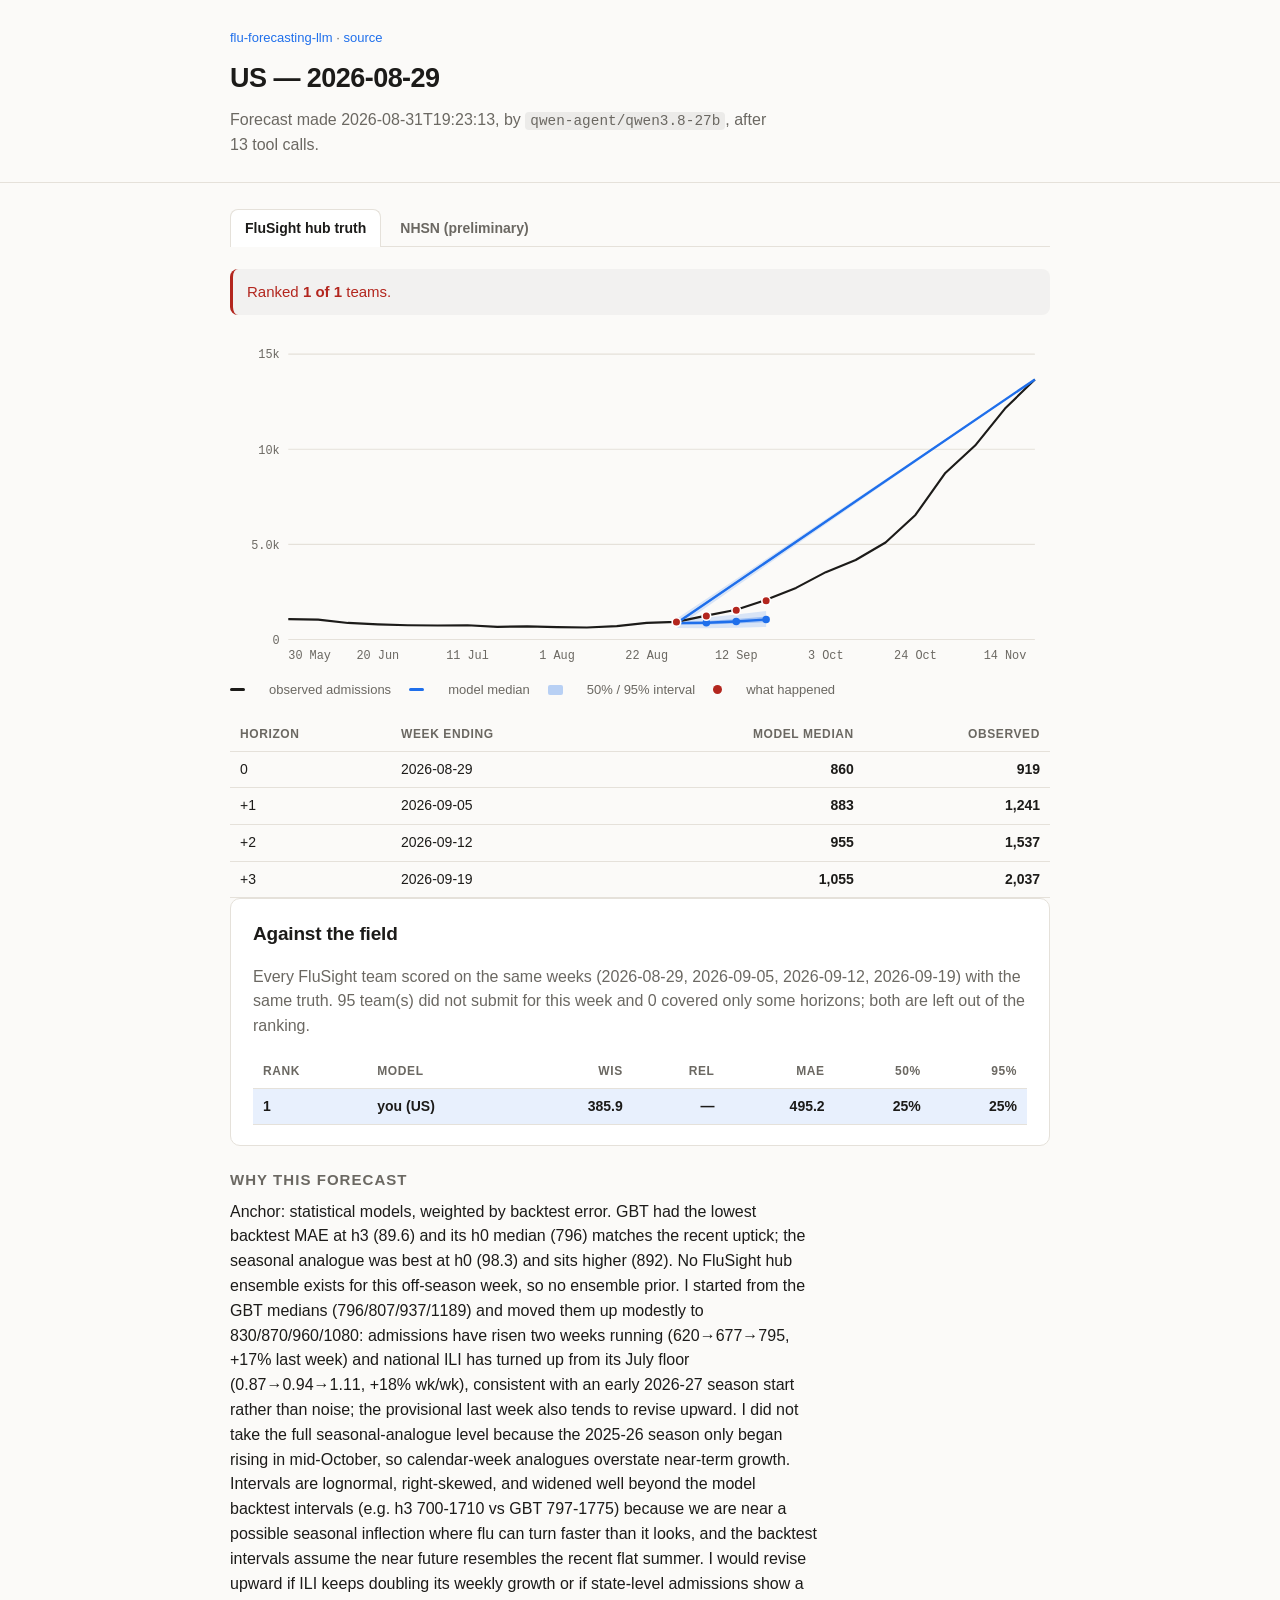
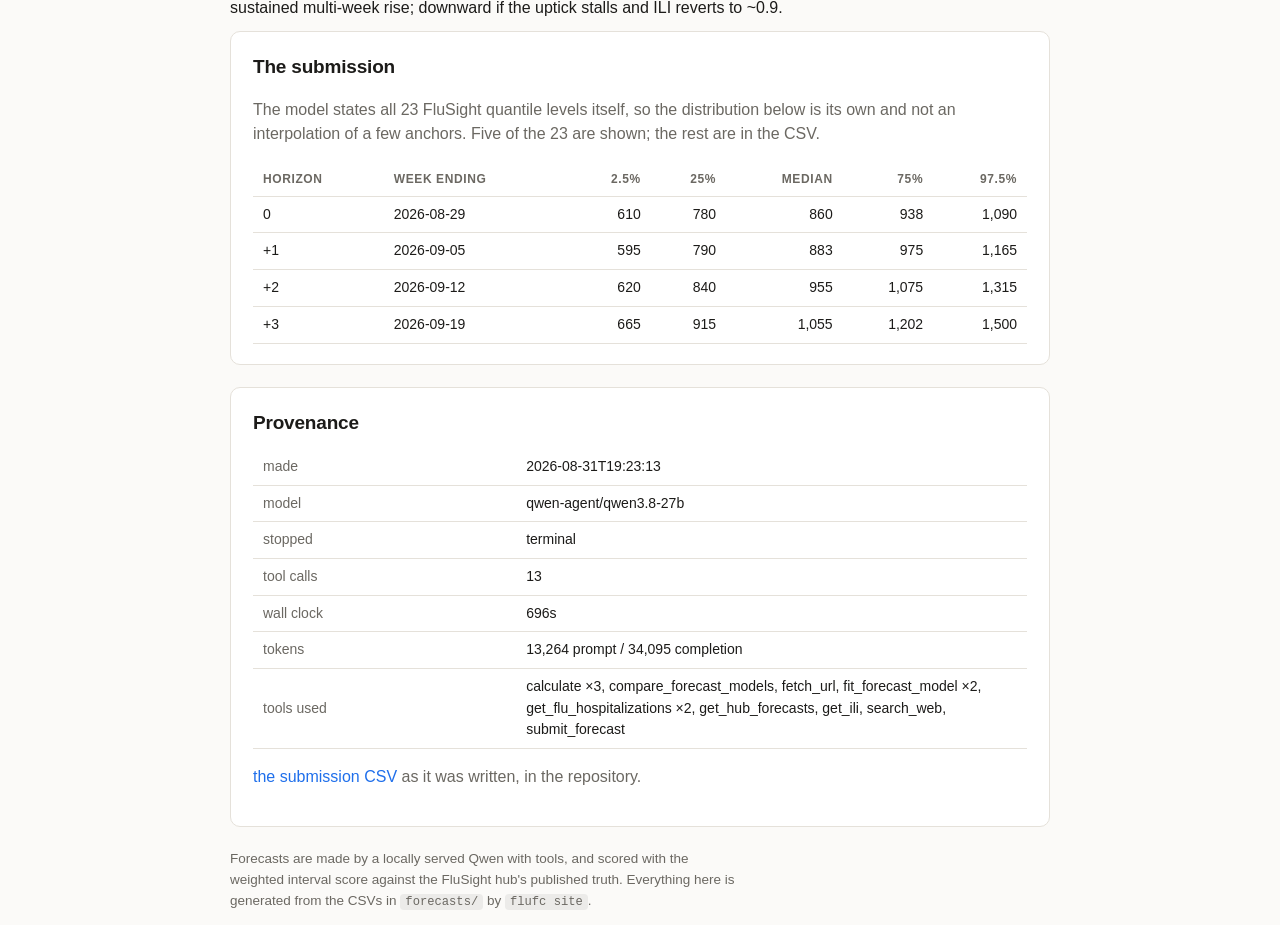
<file: docs/f/2026-08-29-US.html>
<!doctype html>
<html lang="en">
<head>
<meta charset="utf-8">
<meta name="viewport" content="width=device-width, initial-scale=1">
<title>US - 2026-08-29 &middot; flu forecasts</title>
<link rel="stylesheet" href="../style.css">
<script>
document.documentElement.classList.add("js");
document.addEventListener("DOMContentLoaded", function () {
  var KEY = "flufc-source", names = ["hub", "nhsn"];
  function show(name) {
    if (names.indexOf(name) < 0) name = "hub";
    document.querySelectorAll("[data-pane]").forEach(function (el) {
      el.classList.toggle("on", el.dataset.pane === name);
    });
    document.querySelectorAll("[data-tab]").forEach(function (el) {
      var on = el.dataset.tab === name;
      el.classList.toggle("on", on);
      el.setAttribute("aria-selected", on);
    });
    try { localStorage.setItem(KEY, name); } catch (e) {}
    document.querySelectorAll("a[href^='f/'], a[href^='../index.html']")
      .forEach(function (a) { a.hash = name; });
  }
  var saved = null;
  try { saved = localStorage.getItem(KEY); } catch (e) {}
  show(location.hash.slice(1) || saved);
  document.querySelectorAll("[data-tab]").forEach(function (el) {
    el.addEventListener("click", function (ev) {
      ev.preventDefault();
      history.replaceState(null, "", "#" + el.dataset.tab);
      show(el.dataset.tab);
    });
  });
});
</script>
</head>
<body>
<header class="top">
  <div class="wrap">
    <p class="crumb"><a href="../index.html">flu-forecasting-llm</a>
       &middot; <a href="https://github.com/chasehmathis/flu-forecasting-llm">source</a></p>
    <h1>US &mdash; 2026-08-29</h1>
    <p class="lede">Forecast made 2026-08-31T19:23:13, by <code>qwen-agent/qwen3.8-27b</code>, after 13 tool calls.</p>
  </div>
</header>
<main class="wrap">

<nav class="tabs" role="tablist">
  <a class="tab" role="tab" href="#hub" data-tab="hub">FluSight hub truth</a>
  <a class="tab" role="tab" href="#nhsn" data-tab="nhsn">NHSN (preliminary)</a>
</nav>
<div class="pane" id="pane-hub" data-pane="hub"><p class="status bad">Ranked <b>1 of 1</b> teams.</p>
<svg viewBox="0 0 760 320" class="chart" role="img" aria-label="US forecast from 2026-08-29">
<line class="grid" x1="54" y1="286.0" x2="746" y2="286.0"/>
<text class="axis" x="46" y="290.0" text-anchor="end">0</text>
<line class="grid" x1="54" y1="197.8" x2="746" y2="197.8"/>
<text class="axis" x="46" y="201.8" text-anchor="end">5.0k</text>
<line class="grid" x1="54" y1="109.6" x2="746" y2="109.6"/>
<text class="axis" x="46" y="113.6" text-anchor="end">10k</text>
<line class="grid" x1="54" y1="21.4" x2="746" y2="21.4"/>
<text class="axis" x="46" y="25.4" text-anchor="end">15k</text>
<text class="axis" x="54.0" y="304.0" text-anchor="start">30 May</text>
<text class="axis" x="137.0" y="304.0" text-anchor="middle">20 Jun</text>
<text class="axis" x="220.1" y="304.0" text-anchor="middle">11 Jul</text>
<text class="axis" x="303.1" y="304.0" text-anchor="middle">1 Aug</text>
<text class="axis" x="386.2" y="304.0" text-anchor="middle">22 Aug</text>
<text class="axis" x="469.2" y="304.0" text-anchor="middle">12 Sep</text>
<text class="axis" x="552.2" y="304.0" text-anchor="middle">3 Oct</text>
<text class="axis" x="635.3" y="304.0" text-anchor="middle">24 Oct</text>
<text class="axis" x="718.3" y="304.0" text-anchor="middle">14 Nov</text>
<polygon class="band-95" points="746.0,44.9 413.8,266.8 441.5,265.5 469.2,262.8 496.9,259.5 496.9,274.3 469.2,275.1 441.5,275.5 413.8,275.2 746.0,44.9"/>
<polygon class="band-50" points="746.0,44.9 413.8,269.5 441.5,268.8 469.2,267.0 496.9,264.8 496.9,269.9 469.2,271.2 441.5,272.1 413.8,272.2 746.0,44.9"/>
<polyline class="line-history" fill="none" points="54.0,267.1 81.7,267.5 109.4,270.6 137.0,271.9 164.7,272.7 192.4,273.0 220.1,272.7 247.8,274.2 275.4,273.7 303.1,274.4 330.8,274.8 358.5,273.6 386.2,270.5 413.8,269.6 441.5,263.8 469.2,258.4 496.9,249.2 524.6,238.1 552.2,223.5 579.9,212.2 607.6,196.0 635.3,170.5 663.0,131.6 690.6,106.2 718.3,71.9 746.0,44.9"/>
<polyline class="line-median" fill="none" points="746.0,44.9 413.8,270.8 441.5,270.4 469.2,269.2 496.9,267.4"/>
<circle class="dot-median" cx="413.8" cy="270.8" r="3.5"/>
<circle class="dot-median" cx="441.5" cy="270.4" r="3.5"/>
<circle class="dot-median" cx="469.2" cy="269.2" r="3.5"/>
<circle class="dot-median" cx="496.9" cy="267.4" r="3.5"/>
<circle class="dot-observed" cx="413.8" cy="269.8" r="4"/>
<circle class="dot-observed" cx="441.5" cy="264.1" r="4"/>
<circle class="dot-observed" cx="469.2" cy="258.9" r="4"/>
<circle class="dot-observed" cx="496.9" cy="250.1" r="4"/>
</svg>
<p class="legend"><span class="key k-history"></span>observed admissions <span class="key k-median"></span>model median <span class="key k-band"></span>50% / 95% interval <span class="key k-truth"></span>what happened</p>
<div class="scroll"><table class="grid"><thead><tr><th>horizon</th><th>week ending</th><th>model median</th><th>observed</th></tr></thead><tbody><tr><td>0</td><td>2026-08-29</td><td><b>860</b></td><td><b>919</b></td></tr><tr><td>+1</td><td>2026-09-05</td><td><b>883</b></td><td><b>1,241</b></td></tr><tr><td>+2</td><td>2026-09-12</td><td><b>955</b></td><td><b>1,537</b></td></tr><tr><td>+3</td><td>2026-09-19</td><td><b>1,055</b></td><td><b>2,037</b></td></tr></tbody></table></div>

<section class="card">
  <div class="card-head"><h2>Against the field</h2></div>
  <p class="muted">Every FluSight team scored on the same weeks
     (2026-08-29, 2026-09-05, 2026-09-12, 2026-09-19) with the same truth. 95 team(s) did not submit for this week and 0 covered only some horizons; both are left out of the ranking.</p>
  <div class="scroll"><table class="grid board">
    <thead><tr><th>rank</th><th>model</th><th>WIS</th><th>rel</th>
      <th>MAE</th><th>50%</th><th>95%</th></tr></thead>
    <tbody><tr class="you"><td>1</td><td>you (US)</td><td>385.9</td><td>&mdash;</td><td>495.2</td><td>25%</td><td>25%</td></tr></tbody>
  </table></div>
</section></div>
<div class="pane" id="pane-nhsn" data-pane="nhsn">
<p class="status pending">Testing numbers. Scored against the latest NHSN
   release, published through <b>2026-11-21</b>, which the
   CDC still revises for recent weeks. Out of season there is no FluSight field
   to rank against, so &ldquo;vs. flat&rdquo; is a flat baseline built here
   from the last NHSN week before each reference date &mdash; not
   FluSight-baseline. The hub tab is the official record.</p>
<p class="status bad"><b>4 of 4</b> horizons have NHSN data &middot; WIS <b>412.0</b> &middot; <b>1.31x</b> the flat baseline's WIS (worse) &middot; 95% interval coverage 25%.</p>
<svg viewBox="0 0 760 320" class="chart" role="img" aria-label="US forecast from 2026-08-29">
<line class="grid" x1="54" y1="286.0" x2="746" y2="286.0"/>
<text class="axis" x="46" y="290.0" text-anchor="end">0</text>
<line class="grid" x1="54" y1="197.8" x2="746" y2="197.8"/>
<text class="axis" x="46" y="201.8" text-anchor="end">5.0k</text>
<line class="grid" x1="54" y1="109.6" x2="746" y2="109.6"/>
<text class="axis" x="46" y="113.6" text-anchor="end">10k</text>
<line class="grid" x1="54" y1="21.4" x2="746" y2="21.4"/>
<text class="axis" x="46" y="25.4" text-anchor="end">15k</text>
<text class="axis" x="54.0" y="304.0" text-anchor="start">30 May</text>
<text class="axis" x="137.0" y="304.0" text-anchor="middle">20 Jun</text>
<text class="axis" x="220.1" y="304.0" text-anchor="middle">11 Jul</text>
<text class="axis" x="303.1" y="304.0" text-anchor="middle">1 Aug</text>
<text class="axis" x="386.2" y="304.0" text-anchor="middle">22 Aug</text>
<text class="axis" x="469.2" y="304.0" text-anchor="middle">12 Sep</text>
<text class="axis" x="552.2" y="304.0" text-anchor="middle">3 Oct</text>
<text class="axis" x="635.3" y="304.0" text-anchor="middle">24 Oct</text>
<text class="axis" x="718.3" y="304.0" text-anchor="middle">14 Nov</text>
<polygon class="band-95" points="746.0,44.9 413.8,266.8 441.5,265.5 469.2,262.8 496.9,259.5 496.9,274.3 469.2,275.1 441.5,275.5 413.8,275.2 746.0,44.9"/>
<polygon class="band-50" points="746.0,44.9 413.8,269.5 441.5,268.8 469.2,267.0 496.9,264.8 496.9,269.9 469.2,271.2 441.5,272.1 413.8,272.2 746.0,44.9"/>
<polyline class="line-history" fill="none" points="54.0,267.1 81.7,267.5 109.4,270.6 137.0,271.9 164.7,272.7 192.4,273.0 220.1,272.7 247.8,274.2 275.4,273.7 303.1,274.4 330.8,274.8 358.5,273.6 386.2,270.5 413.8,269.6 441.5,263.8 469.2,258.4 496.9,249.2 524.6,238.1 552.2,223.5 579.9,212.2 607.6,196.0 635.3,170.5 663.0,131.6 690.6,106.2 718.3,71.9 746.0,44.9"/>
<polyline class="line-median" fill="none" points="746.0,44.9 413.8,270.8 441.5,270.4 469.2,269.2 496.9,267.4"/>
<circle class="dot-median" cx="413.8" cy="270.8" r="3.5"/>
<circle class="dot-median" cx="441.5" cy="270.4" r="3.5"/>
<circle class="dot-median" cx="469.2" cy="269.2" r="3.5"/>
<circle class="dot-median" cx="496.9" cy="267.4" r="3.5"/>
<circle class="dot-observed" cx="413.8" cy="269.6" r="4"/>
<circle class="dot-observed" cx="441.5" cy="263.8" r="4"/>
<circle class="dot-observed" cx="469.2" cy="258.4" r="4"/>
<circle class="dot-observed" cx="496.9" cy="249.2" r="4"/>
</svg>
<p class="legend"><span class="key k-history"></span>observed admissions <span class="key k-median"></span>model median <span class="key k-band"></span>50% / 95% interval <span class="key k-truth"></span>what happened</p>
<div class="scroll"><table class="grid"><thead><tr><th>horizon</th><th>week ending</th><th>model median</th><th>NHSN</th><th>WIS</th><th>abs error</th><th>in 50%</th><th>in 95%</th></tr></thead><tbody><tr><td>0</td><td>2026-08-29</td><td><b>860</b></td><td><b>930</b></td><td>40.2</td><td>70</td><td><span class="good">yes</span></td><td><span class="good">yes</span></td></tr><tr><td>+1</td><td>2026-09-05</td><td><b>883</b></td><td><b>1,259</b></td><td>269.3</td><td>376</td><td><span class="bad">no</span></td><td><span class="bad">no</span></td></tr><tr><td>+2</td><td>2026-09-12</td><td><b>955</b></td><td><b>1,567</b></td><td>474.1</td><td>612</td><td><span class="bad">no</span></td><td><span class="bad">no</span></td></tr><tr><td>+3</td><td>2026-09-19</td><td><b>1,055</b></td><td><b>2,089</b></td><td>864.2</td><td>1,034</td><td><span class="bad">no</span></td><td><span class="bad">no</span></td></tr></tbody></table></div></div>
<div class="why"><h3>Why this forecast</h3><p>Anchor: statistical models, weighted by backtest error. GBT had the lowest backtest MAE at h3 (89.6) and its h0 median (796) matches the recent uptick; the seasonal analogue was best at h0 (98.3) and sits higher (892). No FluSight hub ensemble exists for this off-season week, so no ensemble prior. I started from the GBT medians (796/807/937/1189) and moved them up modestly to 830/870/960/1080: admissions have risen two weeks running (620→677→795, +17% last week) and national ILI has turned up from its July floor (0.87→0.94→1.11, +18% wk/wk), consistent with an early 2026-27 season start rather than noise; the provisional last week also tends to revise upward. I did not take the full seasonal-analogue level because the 2025-26 season only began rising in mid-October, so calendar-week analogues overstate near-term growth. Intervals are lognormal, right-skewed, and widened well beyond the model backtest intervals (e.g. h3 700-1710 vs GBT 797-1775) because we are near a possible seasonal inflection where flu can turn faster than it looks, and the backtest intervals assume the near future resembles the recent flat summer. I would revise upward if ILI keeps doubling its weekly growth or if state-level admissions show a sustained multi-week rise; downward if the uptick stalls and ILI reverts to ~0.9.</p></div>

<section class="card">
  <div class="card-head"><h2>The submission</h2></div>
  <p class="muted">The model states all 23 FluSight quantile levels itself, so
     the distribution below is its own and not an interpolation of a few
     anchors. Five of the 23 are shown; the rest are in the CSV.</p>
  <div class="scroll"><table class="grid">
    <thead><tr><th>horizon</th><th>week ending</th><th>2.5%</th><th>25%</th><th>median</th><th>75%</th><th>97.5%</th></tr></thead><tbody><tr><td>0</td><td>2026-08-29</td><td>610</td><td>780</td><td>860</td><td>938</td><td>1,090</td></tr><tr><td>+1</td><td>2026-09-05</td><td>595</td><td>790</td><td>883</td><td>975</td><td>1,165</td></tr><tr><td>+2</td><td>2026-09-12</td><td>620</td><td>840</td><td>955</td><td>1,075</td><td>1,315</td></tr><tr><td>+3</td><td>2026-09-19</td><td>665</td><td>915</td><td>1,055</td><td>1,202</td><td>1,500</td></tr></tbody>
  </table></div>
</section>

<section class="card">
  <div class="card-head"><h2>Provenance</h2></div>
  <table class="grid meta"><tbody><tr><th>made</th><td>2026-08-31T19:23:13</td></tr><tr><th>model</th><td>qwen-agent/qwen3.8-27b</td></tr><tr><th>stopped</th><td>terminal</td></tr><tr><th>tool calls</th><td>13</td></tr><tr><th>wall clock</th><td>696s</td></tr><tr><th>tokens</th><td>13,264 prompt / 34,095 completion</td></tr><tr><th>tools used</th><td>calculate &times;3, compare_forecast_models, fetch_url, fit_forecast_model &times;2, get_flu_hospitalizations &times;2, get_hub_forecasts, get_ili, search_web, submit_forecast</td></tr></tbody></table>
  <p class="muted"><a href="https://github.com/chasehmathis/flu-forecasting-llm/blob/main/forecasts/2026-08-29/US.csv">the submission CSV</a> as it was
     written, in the repository.</p>
</section>
</main>
<footer class="wrap">
  <p class="muted">Forecasts are made by a locally served Qwen with tools, and
     scored with the weighted interval score against the FluSight hub's
     published truth. Everything here is generated from the CSVs in
     <code>forecasts/</code> by <code>flufc site</code>.</p>
</footer>
</body>
</html>
</file>
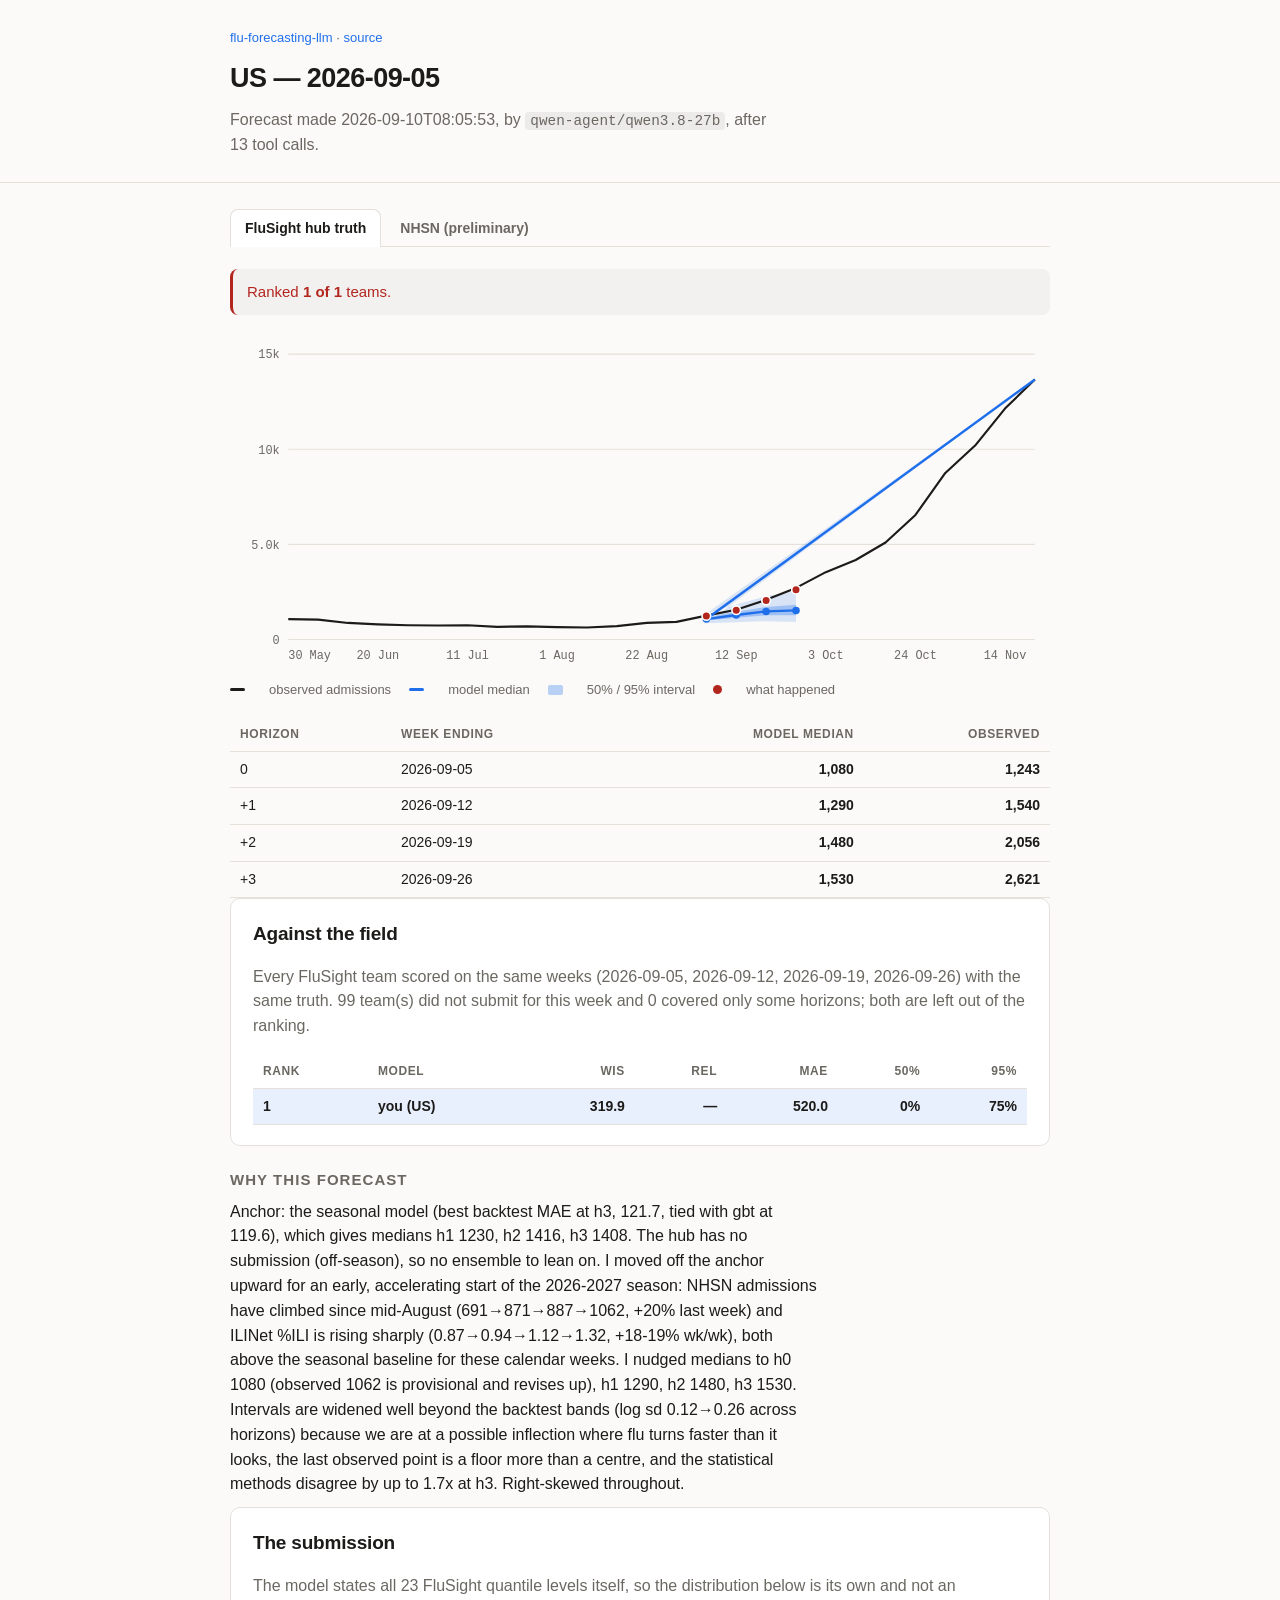
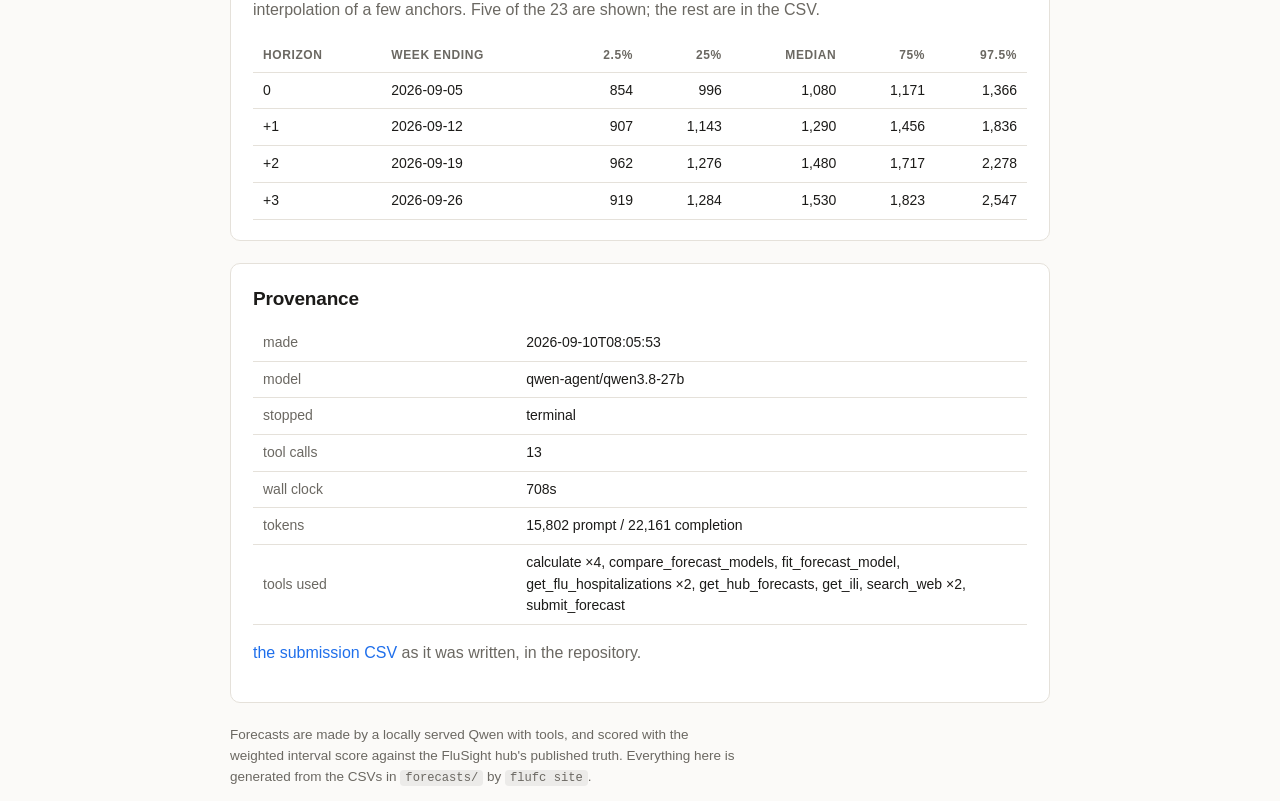
<file: docs/f/2026-09-05-US.html>
<!doctype html>
<html lang="en">
<head>
<meta charset="utf-8">
<meta name="viewport" content="width=device-width, initial-scale=1">
<title>US - 2026-09-05 &middot; flu forecasts</title>
<link rel="stylesheet" href="../style.css">
<script>
document.documentElement.classList.add("js");
document.addEventListener("DOMContentLoaded", function () {
  var KEY = "flufc-source", names = ["hub", "nhsn"];
  function show(name) {
    if (names.indexOf(name) < 0) name = "hub";
    document.querySelectorAll("[data-pane]").forEach(function (el) {
      el.classList.toggle("on", el.dataset.pane === name);
    });
    document.querySelectorAll("[data-tab]").forEach(function (el) {
      var on = el.dataset.tab === name;
      el.classList.toggle("on", on);
      el.setAttribute("aria-selected", on);
    });
    try { localStorage.setItem(KEY, name); } catch (e) {}
    document.querySelectorAll("a[href^='f/'], a[href^='../index.html']")
      .forEach(function (a) { a.hash = name; });
  }
  var saved = null;
  try { saved = localStorage.getItem(KEY); } catch (e) {}
  show(location.hash.slice(1) || saved);
  document.querySelectorAll("[data-tab]").forEach(function (el) {
    el.addEventListener("click", function (ev) {
      ev.preventDefault();
      history.replaceState(null, "", "#" + el.dataset.tab);
      show(el.dataset.tab);
    });
  });
});
</script>
</head>
<body>
<header class="top">
  <div class="wrap">
    <p class="crumb"><a href="../index.html">flu-forecasting-llm</a>
       &middot; <a href="https://github.com/chasehmathis/flu-forecasting-llm">source</a></p>
    <h1>US &mdash; 2026-09-05</h1>
    <p class="lede">Forecast made 2026-09-10T08:05:53, by <code>qwen-agent/qwen3.8-27b</code>, after 13 tool calls.</p>
  </div>
</header>
<main class="wrap">

<nav class="tabs" role="tablist">
  <a class="tab" role="tab" href="#hub" data-tab="hub">FluSight hub truth</a>
  <a class="tab" role="tab" href="#nhsn" data-tab="nhsn">NHSN (preliminary)</a>
</nav>
<div class="pane" id="pane-hub" data-pane="hub"><p class="status bad">Ranked <b>1 of 1</b> teams.</p>
<svg viewBox="0 0 760 320" class="chart" role="img" aria-label="US forecast from 2026-09-05">
<line class="grid" x1="54" y1="286.0" x2="746" y2="286.0"/>
<text class="axis" x="46" y="290.0" text-anchor="end">0</text>
<line class="grid" x1="54" y1="197.8" x2="746" y2="197.8"/>
<text class="axis" x="46" y="201.8" text-anchor="end">5.0k</text>
<line class="grid" x1="54" y1="109.6" x2="746" y2="109.6"/>
<text class="axis" x="46" y="113.6" text-anchor="end">10k</text>
<line class="grid" x1="54" y1="21.4" x2="746" y2="21.4"/>
<text class="axis" x="46" y="25.4" text-anchor="end">15k</text>
<text class="axis" x="54.0" y="304.0" text-anchor="start">30 May</text>
<text class="axis" x="137.0" y="304.0" text-anchor="middle">20 Jun</text>
<text class="axis" x="220.1" y="304.0" text-anchor="middle">11 Jul</text>
<text class="axis" x="303.1" y="304.0" text-anchor="middle">1 Aug</text>
<text class="axis" x="386.2" y="304.0" text-anchor="middle">22 Aug</text>
<text class="axis" x="469.2" y="304.0" text-anchor="middle">12 Sep</text>
<text class="axis" x="552.2" y="304.0" text-anchor="middle">3 Oct</text>
<text class="axis" x="635.3" y="304.0" text-anchor="middle">24 Oct</text>
<text class="axis" x="718.3" y="304.0" text-anchor="middle">14 Nov</text>
<polygon class="band-95" points="746.0,44.9 441.5,261.9 469.2,253.6 496.9,245.8 524.6,241.1 524.6,269.8 496.9,269.0 469.2,270.0 441.5,270.9 746.0,44.9"/>
<polygon class="band-50" points="746.0,44.9 441.5,265.3 469.2,260.3 496.9,255.7 524.6,253.8 524.6,263.4 496.9,263.5 469.2,265.8 441.5,268.4 746.0,44.9"/>
<polyline class="line-history" fill="none" points="54.0,267.1 81.7,267.5 109.4,270.6 137.0,271.9 164.7,272.7 192.4,273.0 220.1,272.7 247.8,274.2 275.4,273.7 303.1,274.4 330.8,274.8 358.5,273.6 386.2,270.5 413.8,269.6 441.5,263.8 469.2,258.4 496.9,249.2 524.6,238.1 552.2,223.5 579.9,212.2 607.6,196.0 635.3,170.5 663.0,131.6 690.6,106.2 718.3,71.9 746.0,44.9"/>
<polyline class="line-median" fill="none" points="746.0,44.9 441.5,267.0 469.2,263.2 496.9,259.9 524.6,259.0"/>
<circle class="dot-median" cx="441.5" cy="267.0" r="3.5"/>
<circle class="dot-median" cx="469.2" cy="263.2" r="3.5"/>
<circle class="dot-median" cx="496.9" cy="259.9" r="3.5"/>
<circle class="dot-median" cx="524.6" cy="259.0" r="3.5"/>
<circle class="dot-observed" cx="441.5" cy="264.1" r="4"/>
<circle class="dot-observed" cx="469.2" cy="258.8" r="4"/>
<circle class="dot-observed" cx="496.9" cy="249.7" r="4"/>
<circle class="dot-observed" cx="524.6" cy="239.8" r="4"/>
</svg>
<p class="legend"><span class="key k-history"></span>observed admissions <span class="key k-median"></span>model median <span class="key k-band"></span>50% / 95% interval <span class="key k-truth"></span>what happened</p>
<div class="scroll"><table class="grid"><thead><tr><th>horizon</th><th>week ending</th><th>model median</th><th>observed</th></tr></thead><tbody><tr><td>0</td><td>2026-09-05</td><td><b>1,080</b></td><td><b>1,243</b></td></tr><tr><td>+1</td><td>2026-09-12</td><td><b>1,290</b></td><td><b>1,540</b></td></tr><tr><td>+2</td><td>2026-09-19</td><td><b>1,480</b></td><td><b>2,056</b></td></tr><tr><td>+3</td><td>2026-09-26</td><td><b>1,530</b></td><td><b>2,621</b></td></tr></tbody></table></div>

<section class="card">
  <div class="card-head"><h2>Against the field</h2></div>
  <p class="muted">Every FluSight team scored on the same weeks
     (2026-09-05, 2026-09-12, 2026-09-19, 2026-09-26) with the same truth. 99 team(s) did not submit for this week and 0 covered only some horizons; both are left out of the ranking.</p>
  <div class="scroll"><table class="grid board">
    <thead><tr><th>rank</th><th>model</th><th>WIS</th><th>rel</th>
      <th>MAE</th><th>50%</th><th>95%</th></tr></thead>
    <tbody><tr class="you"><td>1</td><td>you (US)</td><td>319.9</td><td>&mdash;</td><td>520.0</td><td>0%</td><td>75%</td></tr></tbody>
  </table></div>
</section></div>
<div class="pane" id="pane-nhsn" data-pane="nhsn">
<p class="status pending">Testing numbers. Scored against the latest NHSN
   release, published through <b>2026-11-21</b>, which the
   CDC still revises for recent weeks. Out of season there is no FluSight field
   to rank against, so &ldquo;vs. flat&rdquo; is a flat baseline built here
   from the last NHSN week before each reference date &mdash; not
   FluSight-baseline. The hub tab is the official record.</p>
<p class="status good"><b>4 of 4</b> horizons have NHSN data &middot; WIS <b>354.1</b> &middot; <b>0.66x</b> the flat baseline's WIS (better) &middot; 95% interval coverage 75%.</p>
<svg viewBox="0 0 760 320" class="chart" role="img" aria-label="US forecast from 2026-09-05">
<line class="grid" x1="54" y1="286.0" x2="746" y2="286.0"/>
<text class="axis" x="46" y="290.0" text-anchor="end">0</text>
<line class="grid" x1="54" y1="197.8" x2="746" y2="197.8"/>
<text class="axis" x="46" y="201.8" text-anchor="end">5.0k</text>
<line class="grid" x1="54" y1="109.6" x2="746" y2="109.6"/>
<text class="axis" x="46" y="113.6" text-anchor="end">10k</text>
<line class="grid" x1="54" y1="21.4" x2="746" y2="21.4"/>
<text class="axis" x="46" y="25.4" text-anchor="end">15k</text>
<text class="axis" x="54.0" y="304.0" text-anchor="start">30 May</text>
<text class="axis" x="137.0" y="304.0" text-anchor="middle">20 Jun</text>
<text class="axis" x="220.1" y="304.0" text-anchor="middle">11 Jul</text>
<text class="axis" x="303.1" y="304.0" text-anchor="middle">1 Aug</text>
<text class="axis" x="386.2" y="304.0" text-anchor="middle">22 Aug</text>
<text class="axis" x="469.2" y="304.0" text-anchor="middle">12 Sep</text>
<text class="axis" x="552.2" y="304.0" text-anchor="middle">3 Oct</text>
<text class="axis" x="635.3" y="304.0" text-anchor="middle">24 Oct</text>
<text class="axis" x="718.3" y="304.0" text-anchor="middle">14 Nov</text>
<polygon class="band-95" points="746.0,44.9 441.5,261.9 469.2,253.6 496.9,245.8 524.6,241.1 524.6,269.8 496.9,269.0 469.2,270.0 441.5,270.9 746.0,44.9"/>
<polygon class="band-50" points="746.0,44.9 441.5,265.3 469.2,260.3 496.9,255.7 524.6,253.8 524.6,263.4 496.9,263.5 469.2,265.8 441.5,268.4 746.0,44.9"/>
<polyline class="line-history" fill="none" points="54.0,267.1 81.7,267.5 109.4,270.6 137.0,271.9 164.7,272.7 192.4,273.0 220.1,272.7 247.8,274.2 275.4,273.7 303.1,274.4 330.8,274.8 358.5,273.6 386.2,270.5 413.8,269.6 441.5,263.8 469.2,258.4 496.9,249.2 524.6,238.1 552.2,223.5 579.9,212.2 607.6,196.0 635.3,170.5 663.0,131.6 690.6,106.2 718.3,71.9 746.0,44.9"/>
<polyline class="line-median" fill="none" points="746.0,44.9 441.5,267.0 469.2,263.2 496.9,259.9 524.6,259.0"/>
<circle class="dot-median" cx="441.5" cy="267.0" r="3.5"/>
<circle class="dot-median" cx="469.2" cy="263.2" r="3.5"/>
<circle class="dot-median" cx="496.9" cy="259.9" r="3.5"/>
<circle class="dot-median" cx="524.6" cy="259.0" r="3.5"/>
<circle class="dot-observed" cx="441.5" cy="263.8" r="4"/>
<circle class="dot-observed" cx="469.2" cy="258.4" r="4"/>
<circle class="dot-observed" cx="496.9" cy="249.2" r="4"/>
<circle class="dot-observed" cx="524.6" cy="238.1" r="4"/>
</svg>
<p class="legend"><span class="key k-history"></span>observed admissions <span class="key k-median"></span>model median <span class="key k-band"></span>50% / 95% interval <span class="key k-truth"></span>what happened</p>
<div class="scroll"><table class="grid"><thead><tr><th>horizon</th><th>week ending</th><th>model median</th><th>NHSN</th><th>WIS</th><th>abs error</th><th>in 50%</th><th>in 95%</th></tr></thead><tbody><tr><td>0</td><td>2026-09-05</td><td><b>1,080</b></td><td><b>1,259</b></td><td>99.2</td><td>179</td><td><span class="bad">no</span></td><td><span class="good">yes</span></td></tr><tr><td>+1</td><td>2026-09-12</td><td><b>1,290</b></td><td><b>1,567</b></td><td>147.6</td><td>277</td><td><span class="bad">no</span></td><td><span class="good">yes</span></td></tr><tr><td>+2</td><td>2026-09-19</td><td><b>1,480</b></td><td><b>2,089</b></td><td>360.2</td><td>609</td><td><span class="bad">no</span></td><td><span class="good">yes</span></td></tr><tr><td>+3</td><td>2026-09-26</td><td><b>1,530</b></td><td><b>2,715</b></td><td>809.5</td><td>1,185</td><td><span class="bad">no</span></td><td><span class="bad">no</span></td></tr></tbody></table></div></div>
<div class="why"><h3>Why this forecast</h3><p>Anchor: the seasonal model (best backtest MAE at h3, 121.7, tied with gbt at 119.6), which gives medians h1 1230, h2 1416, h3 1408. The hub has no submission (off-season), so no ensemble to lean on. I moved off the anchor upward for an early, accelerating start of the 2026-2027 season: NHSN admissions have climbed since mid-August (691→871→887→1062, +20% last week) and ILINet %ILI is rising sharply (0.87→0.94→1.12→1.32, +18-19% wk/wk), both above the seasonal baseline for these calendar weeks. I nudged medians to h0 1080 (observed 1062 is provisional and revises up), h1 1290, h2 1480, h3 1530. Intervals are widened well beyond the backtest bands (log sd 0.12→0.26 across horizons) because we are at a possible inflection where flu turns faster than it looks, the last observed point is a floor more than a centre, and the statistical methods disagree by up to 1.7x at h3. Right-skewed throughout.</p></div>

<section class="card">
  <div class="card-head"><h2>The submission</h2></div>
  <p class="muted">The model states all 23 FluSight quantile levels itself, so
     the distribution below is its own and not an interpolation of a few
     anchors. Five of the 23 are shown; the rest are in the CSV.</p>
  <div class="scroll"><table class="grid">
    <thead><tr><th>horizon</th><th>week ending</th><th>2.5%</th><th>25%</th><th>median</th><th>75%</th><th>97.5%</th></tr></thead><tbody><tr><td>0</td><td>2026-09-05</td><td>854</td><td>996</td><td>1,080</td><td>1,171</td><td>1,366</td></tr><tr><td>+1</td><td>2026-09-12</td><td>907</td><td>1,143</td><td>1,290</td><td>1,456</td><td>1,836</td></tr><tr><td>+2</td><td>2026-09-19</td><td>962</td><td>1,276</td><td>1,480</td><td>1,717</td><td>2,278</td></tr><tr><td>+3</td><td>2026-09-26</td><td>919</td><td>1,284</td><td>1,530</td><td>1,823</td><td>2,547</td></tr></tbody>
  </table></div>
</section>

<section class="card">
  <div class="card-head"><h2>Provenance</h2></div>
  <table class="grid meta"><tbody><tr><th>made</th><td>2026-09-10T08:05:53</td></tr><tr><th>model</th><td>qwen-agent/qwen3.8-27b</td></tr><tr><th>stopped</th><td>terminal</td></tr><tr><th>tool calls</th><td>13</td></tr><tr><th>wall clock</th><td>708s</td></tr><tr><th>tokens</th><td>15,802 prompt / 22,161 completion</td></tr><tr><th>tools used</th><td>calculate &times;4, compare_forecast_models, fit_forecast_model, get_flu_hospitalizations &times;2, get_hub_forecasts, get_ili, search_web &times;2, submit_forecast</td></tr></tbody></table>
  <p class="muted"><a href="https://github.com/chasehmathis/flu-forecasting-llm/blob/main/forecasts/2026-09-05/US.csv">the submission CSV</a> as it was
     written, in the repository.</p>
</section>
</main>
<footer class="wrap">
  <p class="muted">Forecasts are made by a locally served Qwen with tools, and
     scored with the weighted interval score against the FluSight hub's
     published truth. Everything here is generated from the CSVs in
     <code>forecasts/</code> by <code>flufc site</code>.</p>
</footer>
</body>
</html>
</file>
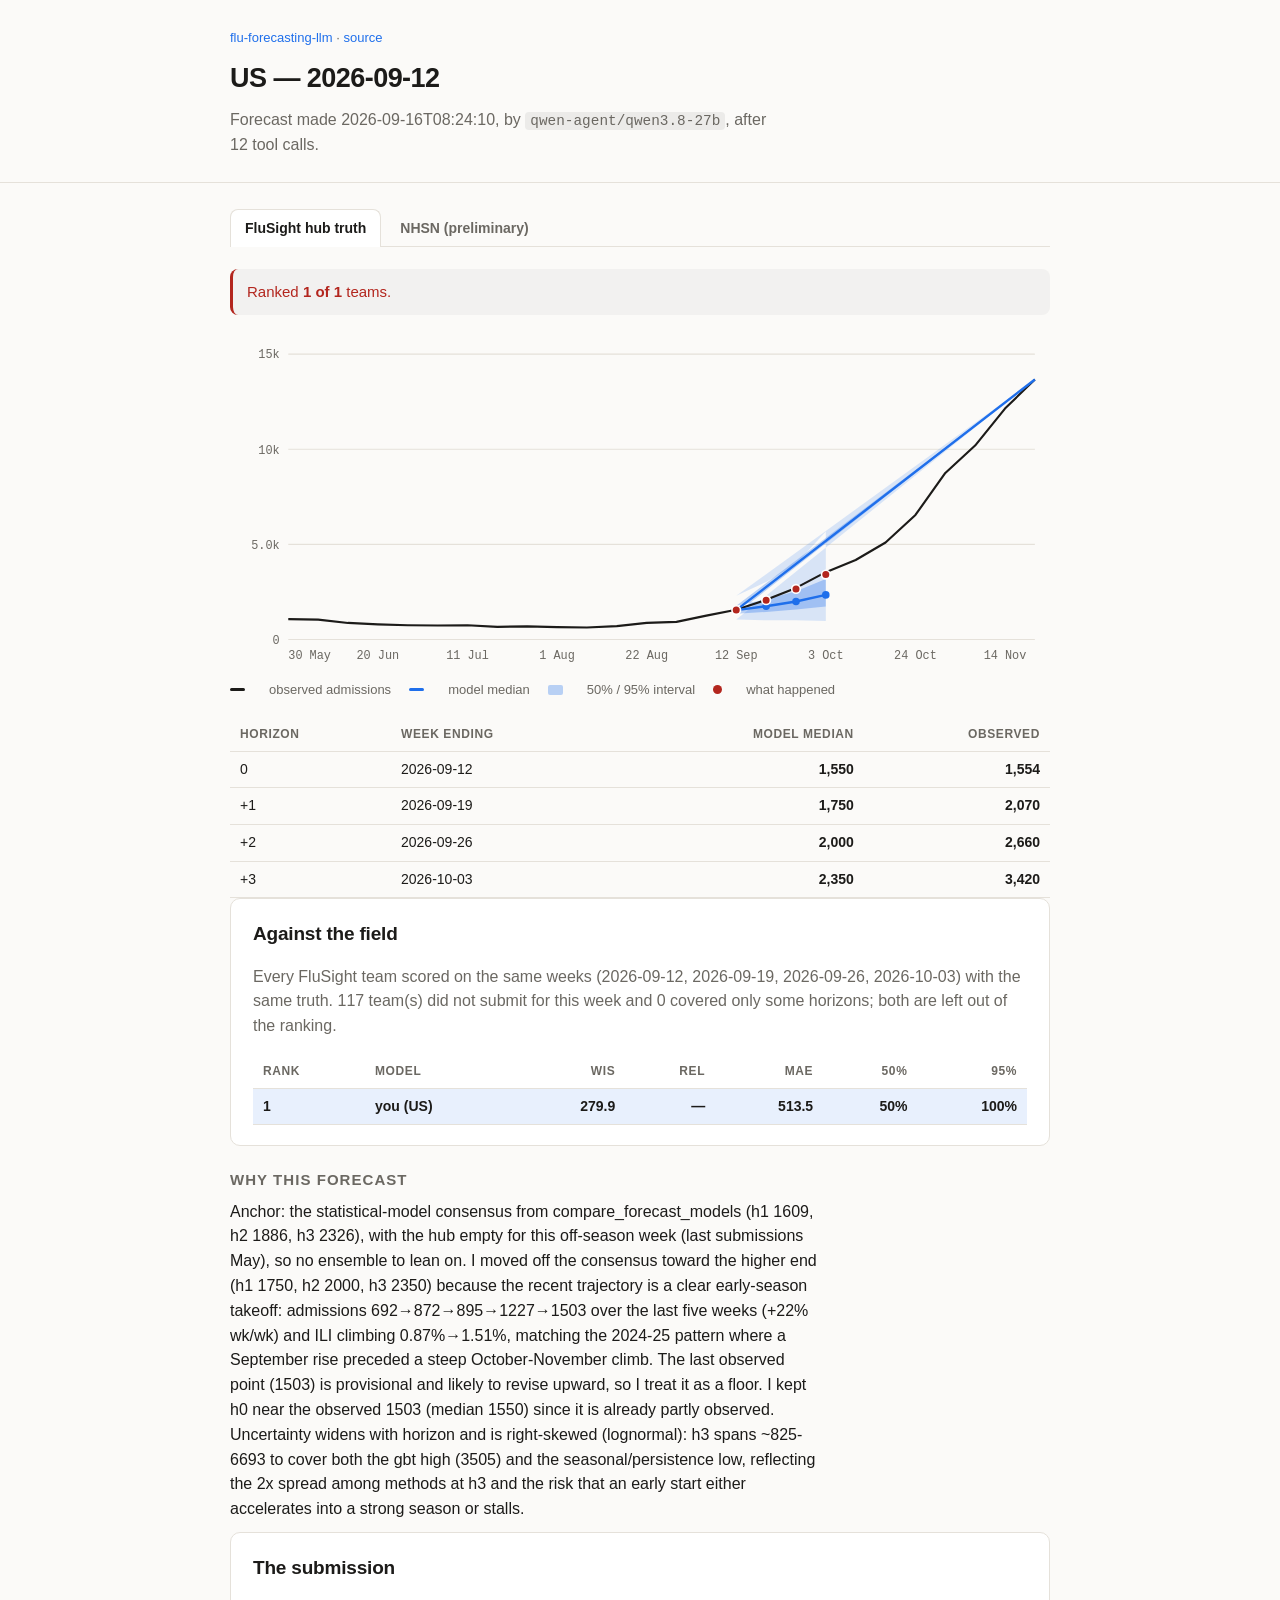
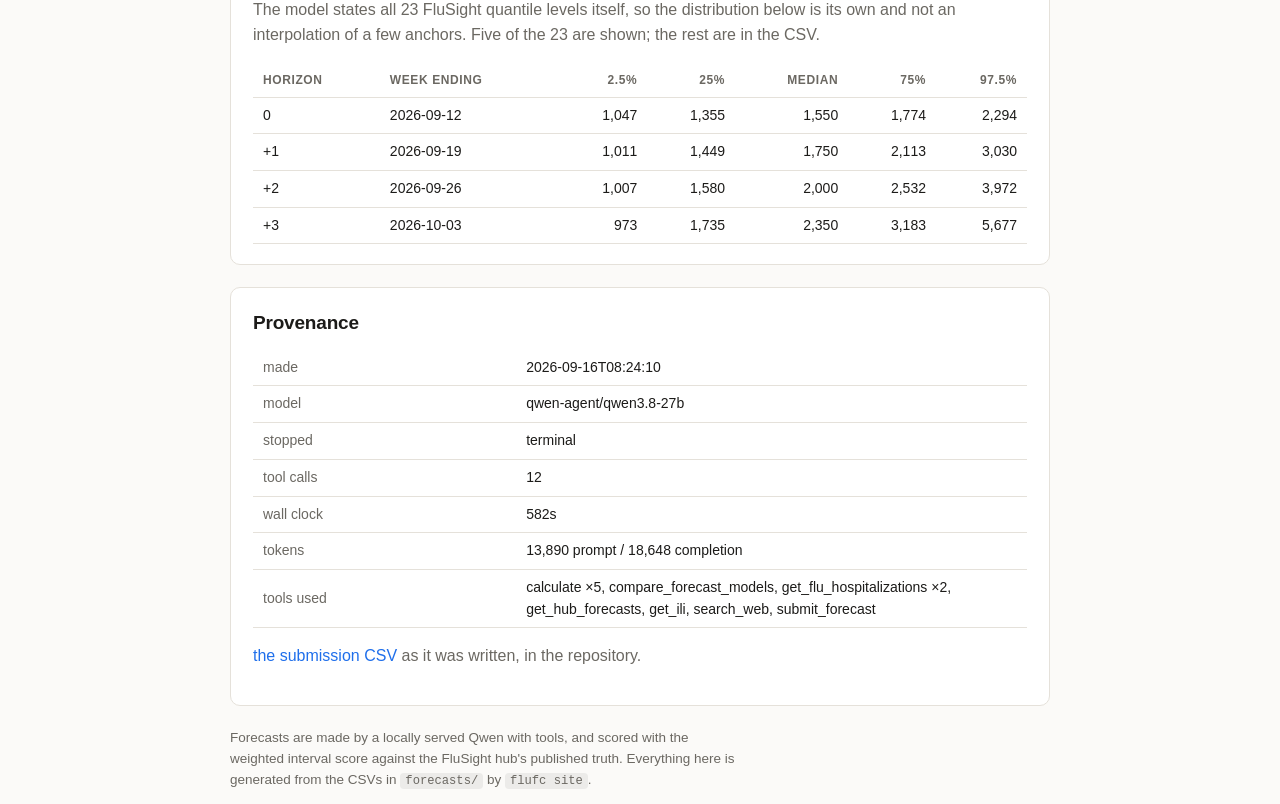
<file: docs/f/2026-09-12-US.html>
<!doctype html>
<html lang="en">
<head>
<meta charset="utf-8">
<meta name="viewport" content="width=device-width, initial-scale=1">
<title>US - 2026-09-12 &middot; flu forecasts</title>
<link rel="stylesheet" href="../style.css">
<script>
document.documentElement.classList.add("js");
document.addEventListener("DOMContentLoaded", function () {
  var KEY = "flufc-source", names = ["hub", "nhsn"];
  function show(name) {
    if (names.indexOf(name) < 0) name = "hub";
    document.querySelectorAll("[data-pane]").forEach(function (el) {
      el.classList.toggle("on", el.dataset.pane === name);
    });
    document.querySelectorAll("[data-tab]").forEach(function (el) {
      var on = el.dataset.tab === name;
      el.classList.toggle("on", on);
      el.setAttribute("aria-selected", on);
    });
    try { localStorage.setItem(KEY, name); } catch (e) {}
    document.querySelectorAll("a[href^='f/'], a[href^='../index.html']")
      .forEach(function (a) { a.hash = name; });
  }
  var saved = null;
  try { saved = localStorage.getItem(KEY); } catch (e) {}
  show(location.hash.slice(1) || saved);
  document.querySelectorAll("[data-tab]").forEach(function (el) {
    el.addEventListener("click", function (ev) {
      ev.preventDefault();
      history.replaceState(null, "", "#" + el.dataset.tab);
      show(el.dataset.tab);
    });
  });
});
</script>
</head>
<body>
<header class="top">
  <div class="wrap">
    <p class="crumb"><a href="../index.html">flu-forecasting-llm</a>
       &middot; <a href="https://github.com/chasehmathis/flu-forecasting-llm">source</a></p>
    <h1>US &mdash; 2026-09-12</h1>
    <p class="lede">Forecast made 2026-09-16T08:24:10, by <code>qwen-agent/qwen3.8-27b</code>, after 12 tool calls.</p>
  </div>
</header>
<main class="wrap">

<nav class="tabs" role="tablist">
  <a class="tab" role="tab" href="#hub" data-tab="hub">FluSight hub truth</a>
  <a class="tab" role="tab" href="#nhsn" data-tab="nhsn">NHSN (preliminary)</a>
</nav>
<div class="pane" id="pane-hub" data-pane="hub"><p class="status bad">Ranked <b>1 of 1</b> teams.</p>
<svg viewBox="0 0 760 320" class="chart" role="img" aria-label="US forecast from 2026-09-12">
<line class="grid" x1="54" y1="286.0" x2="746" y2="286.0"/>
<text class="axis" x="46" y="290.0" text-anchor="end">0</text>
<line class="grid" x1="54" y1="197.8" x2="746" y2="197.8"/>
<text class="axis" x="46" y="201.8" text-anchor="end">5.0k</text>
<line class="grid" x1="54" y1="109.6" x2="746" y2="109.6"/>
<text class="axis" x="46" y="113.6" text-anchor="end">10k</text>
<line class="grid" x1="54" y1="21.4" x2="746" y2="21.4"/>
<text class="axis" x="46" y="25.4" text-anchor="end">15k</text>
<text class="axis" x="54.0" y="304.0" text-anchor="start">30 May</text>
<text class="axis" x="137.0" y="304.0" text-anchor="middle">20 Jun</text>
<text class="axis" x="220.1" y="304.0" text-anchor="middle">11 Jul</text>
<text class="axis" x="303.1" y="304.0" text-anchor="middle">1 Aug</text>
<text class="axis" x="386.2" y="304.0" text-anchor="middle">22 Aug</text>
<text class="axis" x="469.2" y="304.0" text-anchor="middle">12 Sep</text>
<text class="axis" x="552.2" y="304.0" text-anchor="middle">3 Oct</text>
<text class="axis" x="635.3" y="304.0" text-anchor="middle">24 Oct</text>
<text class="axis" x="718.3" y="304.0" text-anchor="middle">14 Nov</text>
<polygon class="band-95" points="746.0,44.9 469.2,245.5 496.9,232.6 524.6,215.9 552.2,185.9 552.2,268.8 524.6,268.2 496.9,268.2 469.2,267.5 746.0,44.9"/>
<polygon class="band-50" points="746.0,44.9 469.2,254.7 496.9,248.7 524.6,241.3 552.2,229.9 552.2,255.4 524.6,258.1 496.9,260.4 469.2,262.1 746.0,44.9"/>
<polyline class="line-history" fill="none" points="54.0,267.1 81.7,267.5 109.4,270.6 137.0,271.9 164.7,272.7 192.4,273.0 220.1,272.7 247.8,274.2 275.4,273.7 303.1,274.4 330.8,274.8 358.5,273.6 386.2,270.5 413.8,269.6 441.5,263.8 469.2,258.4 496.9,249.2 524.6,238.1 552.2,223.5 579.9,212.2 607.6,196.0 635.3,170.5 663.0,131.6 690.6,106.2 718.3,71.9 746.0,44.9"/>
<polyline class="line-median" fill="none" points="746.0,44.9 469.2,258.7 496.9,255.1 524.6,250.7 552.2,244.6"/>
<circle class="dot-median" cx="469.2" cy="258.7" r="3.5"/>
<circle class="dot-median" cx="496.9" cy="255.1" r="3.5"/>
<circle class="dot-median" cx="524.6" cy="250.7" r="3.5"/>
<circle class="dot-median" cx="552.2" cy="244.6" r="3.5"/>
<circle class="dot-observed" cx="469.2" cy="258.6" r="4"/>
<circle class="dot-observed" cx="496.9" cy="249.5" r="4"/>
<circle class="dot-observed" cx="524.6" cy="239.1" r="4"/>
<circle class="dot-observed" cx="552.2" cy="225.7" r="4"/>
</svg>
<p class="legend"><span class="key k-history"></span>observed admissions <span class="key k-median"></span>model median <span class="key k-band"></span>50% / 95% interval <span class="key k-truth"></span>what happened</p>
<div class="scroll"><table class="grid"><thead><tr><th>horizon</th><th>week ending</th><th>model median</th><th>observed</th></tr></thead><tbody><tr><td>0</td><td>2026-09-12</td><td><b>1,550</b></td><td><b>1,554</b></td></tr><tr><td>+1</td><td>2026-09-19</td><td><b>1,750</b></td><td><b>2,070</b></td></tr><tr><td>+2</td><td>2026-09-26</td><td><b>2,000</b></td><td><b>2,660</b></td></tr><tr><td>+3</td><td>2026-10-03</td><td><b>2,350</b></td><td><b>3,420</b></td></tr></tbody></table></div>

<section class="card">
  <div class="card-head"><h2>Against the field</h2></div>
  <p class="muted">Every FluSight team scored on the same weeks
     (2026-09-12, 2026-09-19, 2026-09-26, 2026-10-03) with the same truth. 117 team(s) did not submit for this week and 0 covered only some horizons; both are left out of the ranking.</p>
  <div class="scroll"><table class="grid board">
    <thead><tr><th>rank</th><th>model</th><th>WIS</th><th>rel</th>
      <th>MAE</th><th>50%</th><th>95%</th></tr></thead>
    <tbody><tr class="you"><td>1</td><td>you (US)</td><td>279.9</td><td>&mdash;</td><td>513.5</td><td>50%</td><td>100%</td></tr></tbody>
  </table></div>
</section></div>
<div class="pane" id="pane-nhsn" data-pane="nhsn">
<p class="status pending">Testing numbers. Scored against the latest NHSN
   release, published through <b>2026-11-21</b>, which the
   CDC still revises for recent weeks. Out of season there is no FluSight field
   to rank against, so &ldquo;vs. flat&rdquo; is a flat baseline built here
   from the last NHSN week before each reference date &mdash; not
   FluSight-baseline. The hub tab is the official record.</p>
<p class="status good"><b>4 of 4</b> horizons have NHSN data &middot; WIS <b>306.3</b> &middot; <b>0.47x</b> the flat baseline's WIS (better) &middot; 95% interval coverage 100%.</p>
<svg viewBox="0 0 760 320" class="chart" role="img" aria-label="US forecast from 2026-09-12">
<line class="grid" x1="54" y1="286.0" x2="746" y2="286.0"/>
<text class="axis" x="46" y="290.0" text-anchor="end">0</text>
<line class="grid" x1="54" y1="197.8" x2="746" y2="197.8"/>
<text class="axis" x="46" y="201.8" text-anchor="end">5.0k</text>
<line class="grid" x1="54" y1="109.6" x2="746" y2="109.6"/>
<text class="axis" x="46" y="113.6" text-anchor="end">10k</text>
<line class="grid" x1="54" y1="21.4" x2="746" y2="21.4"/>
<text class="axis" x="46" y="25.4" text-anchor="end">15k</text>
<text class="axis" x="54.0" y="304.0" text-anchor="start">30 May</text>
<text class="axis" x="137.0" y="304.0" text-anchor="middle">20 Jun</text>
<text class="axis" x="220.1" y="304.0" text-anchor="middle">11 Jul</text>
<text class="axis" x="303.1" y="304.0" text-anchor="middle">1 Aug</text>
<text class="axis" x="386.2" y="304.0" text-anchor="middle">22 Aug</text>
<text class="axis" x="469.2" y="304.0" text-anchor="middle">12 Sep</text>
<text class="axis" x="552.2" y="304.0" text-anchor="middle">3 Oct</text>
<text class="axis" x="635.3" y="304.0" text-anchor="middle">24 Oct</text>
<text class="axis" x="718.3" y="304.0" text-anchor="middle">14 Nov</text>
<polygon class="band-95" points="746.0,44.9 469.2,245.5 496.9,232.6 524.6,215.9 552.2,185.9 552.2,268.8 524.6,268.2 496.9,268.2 469.2,267.5 746.0,44.9"/>
<polygon class="band-50" points="746.0,44.9 469.2,254.7 496.9,248.7 524.6,241.3 552.2,229.9 552.2,255.4 524.6,258.1 496.9,260.4 469.2,262.1 746.0,44.9"/>
<polyline class="line-history" fill="none" points="54.0,267.1 81.7,267.5 109.4,270.6 137.0,271.9 164.7,272.7 192.4,273.0 220.1,272.7 247.8,274.2 275.4,273.7 303.1,274.4 330.8,274.8 358.5,273.6 386.2,270.5 413.8,269.6 441.5,263.8 469.2,258.4 496.9,249.2 524.6,238.1 552.2,223.5 579.9,212.2 607.6,196.0 635.3,170.5 663.0,131.6 690.6,106.2 718.3,71.9 746.0,44.9"/>
<polyline class="line-median" fill="none" points="746.0,44.9 469.2,258.7 496.9,255.1 524.6,250.7 552.2,244.6"/>
<circle class="dot-median" cx="469.2" cy="258.7" r="3.5"/>
<circle class="dot-median" cx="496.9" cy="255.1" r="3.5"/>
<circle class="dot-median" cx="524.6" cy="250.7" r="3.5"/>
<circle class="dot-median" cx="552.2" cy="244.6" r="3.5"/>
<circle class="dot-observed" cx="469.2" cy="258.4" r="4"/>
<circle class="dot-observed" cx="496.9" cy="249.2" r="4"/>
<circle class="dot-observed" cx="524.6" cy="238.1" r="4"/>
<circle class="dot-observed" cx="552.2" cy="223.5" r="4"/>
</svg>
<p class="legend"><span class="key k-history"></span>observed admissions <span class="key k-median"></span>model median <span class="key k-band"></span>50% / 95% interval <span class="key k-truth"></span>what happened</p>
<div class="scroll"><table class="grid"><thead><tr><th>horizon</th><th>week ending</th><th>model median</th><th>NHSN</th><th>WIS</th><th>abs error</th><th>in 50%</th><th>in 95%</th></tr></thead><tbody><tr><td>0</td><td>2026-09-12</td><td><b>1,550</b></td><td><b>1,567</b></td><td>67.2</td><td>17</td><td><span class="good">yes</span></td><td><span class="good">yes</span></td></tr><tr><td>+1</td><td>2026-09-19</td><td><b>1,750</b></td><td><b>2,089</b></td><td>180.4</td><td>339</td><td><span class="good">yes</span></td><td><span class="good">yes</span></td></tr><tr><td>+2</td><td>2026-09-26</td><td><b>2,000</b></td><td><b>2,715</b></td><td>366.3</td><td>715</td><td><span class="bad">no</span></td><td><span class="good">yes</span></td></tr><tr><td>+3</td><td>2026-10-03</td><td><b>2,350</b></td><td><b>3,544</b></td><td>611.5</td><td>1,194</td><td><span class="bad">no</span></td><td><span class="good">yes</span></td></tr></tbody></table></div></div>
<div class="why"><h3>Why this forecast</h3><p>Anchor: the statistical-model consensus from compare_forecast_models (h1 1609, h2 1886, h3 2326), with the hub empty for this off-season week (last submissions May), so no ensemble to lean on. I moved off the consensus toward the higher end (h1 1750, h2 2000, h3 2350) because the recent trajectory is a clear early-season takeoff: admissions 692→872→895→1227→1503 over the last five weeks (+22% wk/wk) and ILI climbing 0.87%→1.51%, matching the 2024-25 pattern where a September rise preceded a steep October-November climb. The last observed point (1503) is provisional and likely to revise upward, so I treat it as a floor. I kept h0 near the observed 1503 (median 1550) since it is already partly observed. Uncertainty widens with horizon and is right-skewed (lognormal): h3 spans ~825-6693 to cover both the gbt high (3505) and the seasonal/persistence low, reflecting the 2x spread among methods at h3 and the risk that an early start either accelerates into a strong season or stalls.</p></div>

<section class="card">
  <div class="card-head"><h2>The submission</h2></div>
  <p class="muted">The model states all 23 FluSight quantile levels itself, so
     the distribution below is its own and not an interpolation of a few
     anchors. Five of the 23 are shown; the rest are in the CSV.</p>
  <div class="scroll"><table class="grid">
    <thead><tr><th>horizon</th><th>week ending</th><th>2.5%</th><th>25%</th><th>median</th><th>75%</th><th>97.5%</th></tr></thead><tbody><tr><td>0</td><td>2026-09-12</td><td>1,047</td><td>1,355</td><td>1,550</td><td>1,774</td><td>2,294</td></tr><tr><td>+1</td><td>2026-09-19</td><td>1,011</td><td>1,449</td><td>1,750</td><td>2,113</td><td>3,030</td></tr><tr><td>+2</td><td>2026-09-26</td><td>1,007</td><td>1,580</td><td>2,000</td><td>2,532</td><td>3,972</td></tr><tr><td>+3</td><td>2026-10-03</td><td>973</td><td>1,735</td><td>2,350</td><td>3,183</td><td>5,677</td></tr></tbody>
  </table></div>
</section>

<section class="card">
  <div class="card-head"><h2>Provenance</h2></div>
  <table class="grid meta"><tbody><tr><th>made</th><td>2026-09-16T08:24:10</td></tr><tr><th>model</th><td>qwen-agent/qwen3.8-27b</td></tr><tr><th>stopped</th><td>terminal</td></tr><tr><th>tool calls</th><td>12</td></tr><tr><th>wall clock</th><td>582s</td></tr><tr><th>tokens</th><td>13,890 prompt / 18,648 completion</td></tr><tr><th>tools used</th><td>calculate &times;5, compare_forecast_models, get_flu_hospitalizations &times;2, get_hub_forecasts, get_ili, search_web, submit_forecast</td></tr></tbody></table>
  <p class="muted"><a href="https://github.com/chasehmathis/flu-forecasting-llm/blob/main/forecasts/2026-09-12/US.csv">the submission CSV</a> as it was
     written, in the repository.</p>
</section>
</main>
<footer class="wrap">
  <p class="muted">Forecasts are made by a locally served Qwen with tools, and
     scored with the weighted interval score against the FluSight hub's
     published truth. Everything here is generated from the CSVs in
     <code>forecasts/</code> by <code>flufc site</code>.</p>
</footer>
</body>
</html>
</file>
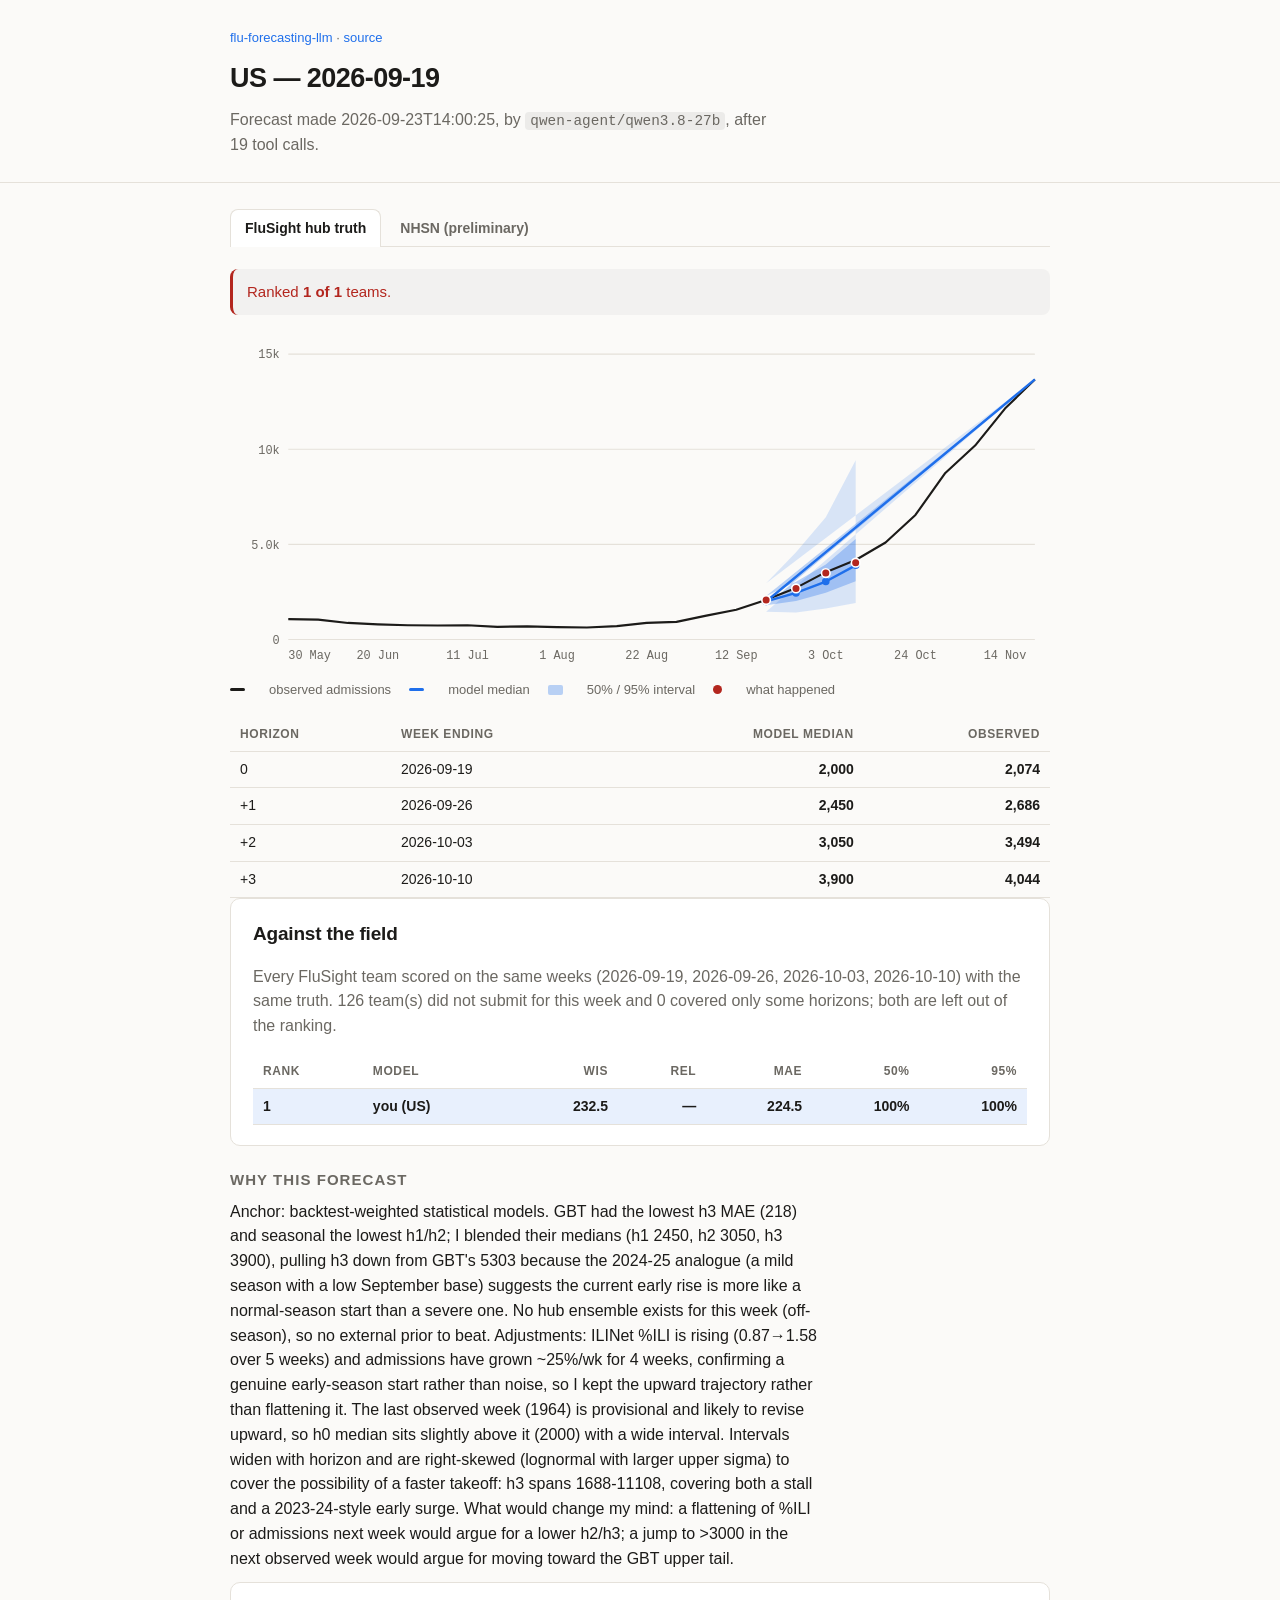
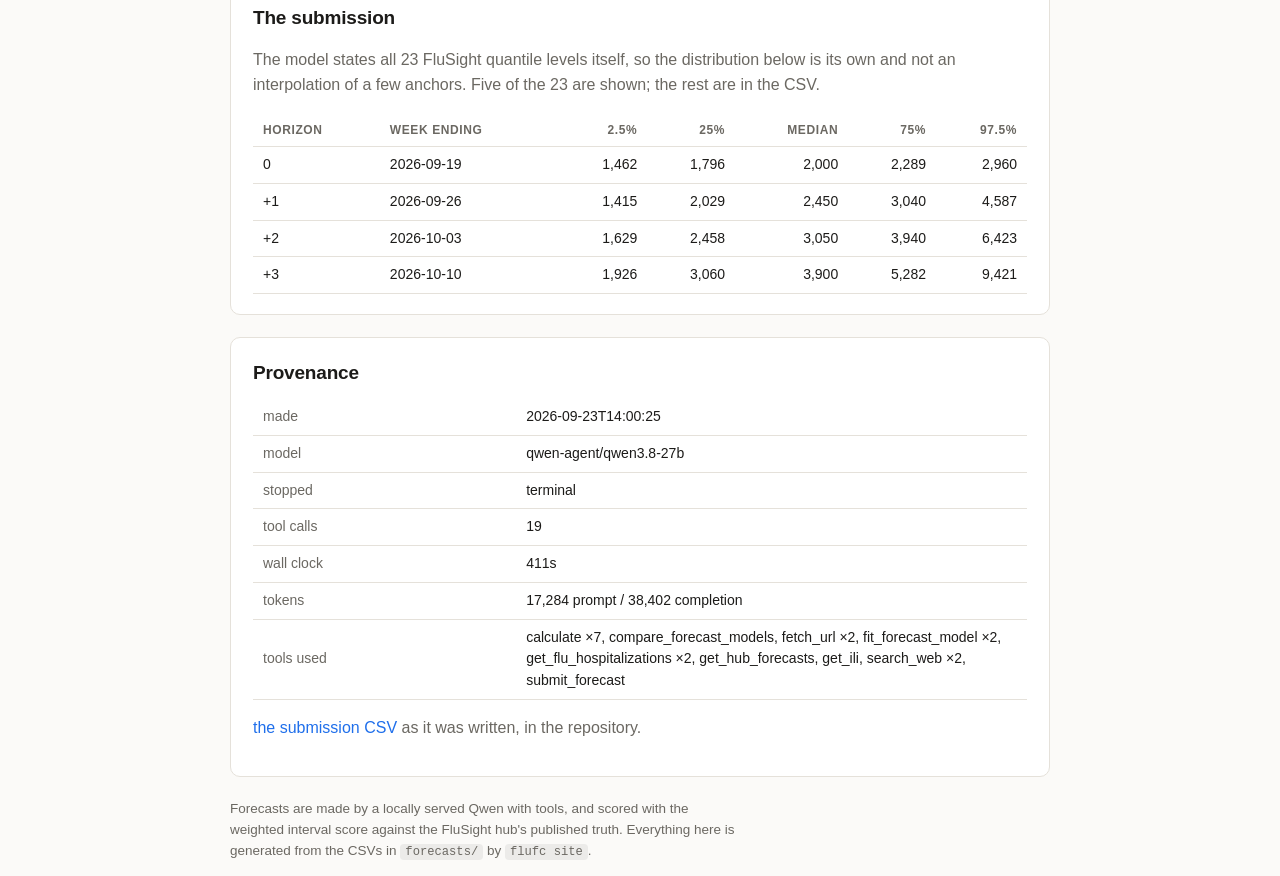
<file: docs/f/2026-09-19-US.html>
<!doctype html>
<html lang="en">
<head>
<meta charset="utf-8">
<meta name="viewport" content="width=device-width, initial-scale=1">
<title>US - 2026-09-19 &middot; flu forecasts</title>
<link rel="stylesheet" href="../style.css">
<script>
document.documentElement.classList.add("js");
document.addEventListener("DOMContentLoaded", function () {
  var KEY = "flufc-source", names = ["hub", "nhsn"];
  function show(name) {
    if (names.indexOf(name) < 0) name = "hub";
    document.querySelectorAll("[data-pane]").forEach(function (el) {
      el.classList.toggle("on", el.dataset.pane === name);
    });
    document.querySelectorAll("[data-tab]").forEach(function (el) {
      var on = el.dataset.tab === name;
      el.classList.toggle("on", on);
      el.setAttribute("aria-selected", on);
    });
    try { localStorage.setItem(KEY, name); } catch (e) {}
    document.querySelectorAll("a[href^='f/'], a[href^='../index.html']")
      .forEach(function (a) { a.hash = name; });
  }
  var saved = null;
  try { saved = localStorage.getItem(KEY); } catch (e) {}
  show(location.hash.slice(1) || saved);
  document.querySelectorAll("[data-tab]").forEach(function (el) {
    el.addEventListener("click", function (ev) {
      ev.preventDefault();
      history.replaceState(null, "", "#" + el.dataset.tab);
      show(el.dataset.tab);
    });
  });
});
</script>
</head>
<body>
<header class="top">
  <div class="wrap">
    <p class="crumb"><a href="../index.html">flu-forecasting-llm</a>
       &middot; <a href="https://github.com/chasehmathis/flu-forecasting-llm">source</a></p>
    <h1>US &mdash; 2026-09-19</h1>
    <p class="lede">Forecast made 2026-09-23T14:00:25, by <code>qwen-agent/qwen3.8-27b</code>, after 19 tool calls.</p>
  </div>
</header>
<main class="wrap">

<nav class="tabs" role="tablist">
  <a class="tab" role="tab" href="#hub" data-tab="hub">FluSight hub truth</a>
  <a class="tab" role="tab" href="#nhsn" data-tab="nhsn">NHSN (preliminary)</a>
</nav>
<div class="pane" id="pane-hub" data-pane="hub"><p class="status bad">Ranked <b>1 of 1</b> teams.</p>
<svg viewBox="0 0 760 320" class="chart" role="img" aria-label="US forecast from 2026-09-19">
<line class="grid" x1="54" y1="286.0" x2="746" y2="286.0"/>
<text class="axis" x="46" y="290.0" text-anchor="end">0</text>
<line class="grid" x1="54" y1="197.8" x2="746" y2="197.8"/>
<text class="axis" x="46" y="201.8" text-anchor="end">5.0k</text>
<line class="grid" x1="54" y1="109.6" x2="746" y2="109.6"/>
<text class="axis" x="46" y="113.6" text-anchor="end">10k</text>
<line class="grid" x1="54" y1="21.4" x2="746" y2="21.4"/>
<text class="axis" x="46" y="25.4" text-anchor="end">15k</text>
<text class="axis" x="54.0" y="304.0" text-anchor="start">30 May</text>
<text class="axis" x="137.0" y="304.0" text-anchor="middle">20 Jun</text>
<text class="axis" x="220.1" y="304.0" text-anchor="middle">11 Jul</text>
<text class="axis" x="303.1" y="304.0" text-anchor="middle">1 Aug</text>
<text class="axis" x="386.2" y="304.0" text-anchor="middle">22 Aug</text>
<text class="axis" x="469.2" y="304.0" text-anchor="middle">12 Sep</text>
<text class="axis" x="552.2" y="304.0" text-anchor="middle">3 Oct</text>
<text class="axis" x="635.3" y="304.0" text-anchor="middle">24 Oct</text>
<text class="axis" x="718.3" y="304.0" text-anchor="middle">14 Nov</text>
<polygon class="band-95" points="746.0,44.9 496.9,233.8 524.6,205.1 552.2,172.7 579.9,119.8 579.9,252.0 552.2,257.3 524.6,261.0 496.9,260.2 746.0,44.9"/>
<polygon class="band-50" points="746.0,44.9 496.9,245.6 524.6,232.4 552.2,216.5 579.9,192.8 579.9,232.0 552.2,242.6 524.6,250.2 496.9,254.3 746.0,44.9"/>
<polyline class="line-history" fill="none" points="54.0,267.1 81.7,267.5 109.4,270.6 137.0,271.9 164.7,272.7 192.4,273.0 220.1,272.7 247.8,274.2 275.4,273.7 303.1,274.4 330.8,274.8 358.5,273.6 386.2,270.5 413.8,269.6 441.5,263.8 469.2,258.4 496.9,249.2 524.6,238.1 552.2,223.5 579.9,212.2 607.6,196.0 635.3,170.5 663.0,131.6 690.6,106.2 718.3,71.9 746.0,44.9"/>
<polyline class="line-median" fill="none" points="746.0,44.9 496.9,250.7 524.6,242.8 552.2,232.2 579.9,217.2"/>
<circle class="dot-median" cx="496.9" cy="250.7" r="3.5"/>
<circle class="dot-median" cx="524.6" cy="242.8" r="3.5"/>
<circle class="dot-median" cx="552.2" cy="232.2" r="3.5"/>
<circle class="dot-median" cx="579.9" cy="217.2" r="3.5"/>
<circle class="dot-observed" cx="496.9" cy="249.4" r="4"/>
<circle class="dot-observed" cx="524.6" cy="238.6" r="4"/>
<circle class="dot-observed" cx="552.2" cy="224.4" r="4"/>
<circle class="dot-observed" cx="579.9" cy="214.7" r="4"/>
</svg>
<p class="legend"><span class="key k-history"></span>observed admissions <span class="key k-median"></span>model median <span class="key k-band"></span>50% / 95% interval <span class="key k-truth"></span>what happened</p>
<div class="scroll"><table class="grid"><thead><tr><th>horizon</th><th>week ending</th><th>model median</th><th>observed</th></tr></thead><tbody><tr><td>0</td><td>2026-09-19</td><td><b>2,000</b></td><td><b>2,074</b></td></tr><tr><td>+1</td><td>2026-09-26</td><td><b>2,450</b></td><td><b>2,686</b></td></tr><tr><td>+2</td><td>2026-10-03</td><td><b>3,050</b></td><td><b>3,494</b></td></tr><tr><td>+3</td><td>2026-10-10</td><td><b>3,900</b></td><td><b>4,044</b></td></tr></tbody></table></div>

<section class="card">
  <div class="card-head"><h2>Against the field</h2></div>
  <p class="muted">Every FluSight team scored on the same weeks
     (2026-09-19, 2026-09-26, 2026-10-03, 2026-10-10) with the same truth. 126 team(s) did not submit for this week and 0 covered only some horizons; both are left out of the ranking.</p>
  <div class="scroll"><table class="grid board">
    <thead><tr><th>rank</th><th>model</th><th>WIS</th><th>rel</th>
      <th>MAE</th><th>50%</th><th>95%</th></tr></thead>
    <tbody><tr class="you"><td>1</td><td>you (US)</td><td>232.5</td><td>&mdash;</td><td>224.5</td><td>100%</td><td>100%</td></tr></tbody>
  </table></div>
</section></div>
<div class="pane" id="pane-nhsn" data-pane="nhsn">
<p class="status pending">Testing numbers. Scored against the latest NHSN
   release, published through <b>2026-11-21</b>, which the
   CDC still revises for recent weeks. Out of season there is no FluSight field
   to rank against, so &ldquo;vs. flat&rdquo; is a flat baseline built here
   from the last NHSN week before each reference date &mdash; not
   FluSight-baseline. The hub tab is the official record.</p>
<p class="status good"><b>4 of 4</b> horizons have NHSN data &middot; WIS <b>240.3</b> &middot; <b>0.29x</b> the flat baseline's WIS (better) &middot; 95% interval coverage 100%.</p>
<svg viewBox="0 0 760 320" class="chart" role="img" aria-label="US forecast from 2026-09-19">
<line class="grid" x1="54" y1="286.0" x2="746" y2="286.0"/>
<text class="axis" x="46" y="290.0" text-anchor="end">0</text>
<line class="grid" x1="54" y1="197.8" x2="746" y2="197.8"/>
<text class="axis" x="46" y="201.8" text-anchor="end">5.0k</text>
<line class="grid" x1="54" y1="109.6" x2="746" y2="109.6"/>
<text class="axis" x="46" y="113.6" text-anchor="end">10k</text>
<line class="grid" x1="54" y1="21.4" x2="746" y2="21.4"/>
<text class="axis" x="46" y="25.4" text-anchor="end">15k</text>
<text class="axis" x="54.0" y="304.0" text-anchor="start">30 May</text>
<text class="axis" x="137.0" y="304.0" text-anchor="middle">20 Jun</text>
<text class="axis" x="220.1" y="304.0" text-anchor="middle">11 Jul</text>
<text class="axis" x="303.1" y="304.0" text-anchor="middle">1 Aug</text>
<text class="axis" x="386.2" y="304.0" text-anchor="middle">22 Aug</text>
<text class="axis" x="469.2" y="304.0" text-anchor="middle">12 Sep</text>
<text class="axis" x="552.2" y="304.0" text-anchor="middle">3 Oct</text>
<text class="axis" x="635.3" y="304.0" text-anchor="middle">24 Oct</text>
<text class="axis" x="718.3" y="304.0" text-anchor="middle">14 Nov</text>
<polygon class="band-95" points="746.0,44.9 496.9,233.8 524.6,205.1 552.2,172.7 579.9,119.8 579.9,252.0 552.2,257.3 524.6,261.0 496.9,260.2 746.0,44.9"/>
<polygon class="band-50" points="746.0,44.9 496.9,245.6 524.6,232.4 552.2,216.5 579.9,192.8 579.9,232.0 552.2,242.6 524.6,250.2 496.9,254.3 746.0,44.9"/>
<polyline class="line-history" fill="none" points="54.0,267.1 81.7,267.5 109.4,270.6 137.0,271.9 164.7,272.7 192.4,273.0 220.1,272.7 247.8,274.2 275.4,273.7 303.1,274.4 330.8,274.8 358.5,273.6 386.2,270.5 413.8,269.6 441.5,263.8 469.2,258.4 496.9,249.2 524.6,238.1 552.2,223.5 579.9,212.2 607.6,196.0 635.3,170.5 663.0,131.6 690.6,106.2 718.3,71.9 746.0,44.9"/>
<polyline class="line-median" fill="none" points="746.0,44.9 496.9,250.7 524.6,242.8 552.2,232.2 579.9,217.2"/>
<circle class="dot-median" cx="496.9" cy="250.7" r="3.5"/>
<circle class="dot-median" cx="524.6" cy="242.8" r="3.5"/>
<circle class="dot-median" cx="552.2" cy="232.2" r="3.5"/>
<circle class="dot-median" cx="579.9" cy="217.2" r="3.5"/>
<circle class="dot-observed" cx="496.9" cy="249.2" r="4"/>
<circle class="dot-observed" cx="524.6" cy="238.1" r="4"/>
<circle class="dot-observed" cx="552.2" cy="223.5" r="4"/>
<circle class="dot-observed" cx="579.9" cy="212.2" r="4"/>
</svg>
<p class="legend"><span class="key k-history"></span>observed admissions <span class="key k-median"></span>model median <span class="key k-band"></span>50% / 95% interval <span class="key k-truth"></span>what happened</p>
<div class="scroll"><table class="grid"><thead><tr><th>horizon</th><th>week ending</th><th>model median</th><th>NHSN</th><th>WIS</th><th>abs error</th><th>in 50%</th><th>in 95%</th></tr></thead><tbody><tr><td>0</td><td>2026-09-19</td><td><b>2,000</b></td><td><b>2,089</b></td><td>85.6</td><td>89</td><td><span class="good">yes</span></td><td><span class="good">yes</span></td></tr><tr><td>+1</td><td>2026-09-26</td><td><b>2,450</b></td><td><b>2,715</b></td><td>192.4</td><td>265</td><td><span class="good">yes</span></td><td><span class="good">yes</span></td></tr><tr><td>+2</td><td>2026-10-03</td><td><b>3,050</b></td><td><b>3,544</b></td><td>306.7</td><td>494</td><td><span class="good">yes</span></td><td><span class="good">yes</span></td></tr><tr><td>+3</td><td>2026-10-10</td><td><b>3,900</b></td><td><b>4,185</b></td><td>376.6</td><td>285</td><td><span class="good">yes</span></td><td><span class="good">yes</span></td></tr></tbody></table></div></div>
<div class="why"><h3>Why this forecast</h3><p>Anchor: backtest-weighted statistical models. GBT had the lowest h3 MAE (218) and seasonal the lowest h1/h2; I blended their medians (h1 2450, h2 3050, h3 3900), pulling h3 down from GBT&#x27;s 5303 because the 2024-25 analogue (a mild season with a low September base) suggests the current early rise is more like a normal-season start than a severe one. No hub ensemble exists for this week (off-season), so no external prior to beat. Adjustments: ILINet %ILI is rising (0.87→1.58 over 5 weeks) and admissions have grown ~25%/wk for 4 weeks, confirming a genuine early-season start rather than noise, so I kept the upward trajectory rather than flattening it. The last observed week (1964) is provisional and likely to revise upward, so h0 median sits slightly above it (2000) with a wide interval. Intervals widen with horizon and are right-skewed (lognormal with larger upper sigma) to cover the possibility of a faster takeoff: h3 spans 1688-11108, covering both a stall and a 2023-24-style early surge. What would change my mind: a flattening of %ILI or admissions next week would argue for a lower h2/h3; a jump to &gt;3000 in the next observed week would argue for moving toward the GBT upper tail.</p></div>

<section class="card">
  <div class="card-head"><h2>The submission</h2></div>
  <p class="muted">The model states all 23 FluSight quantile levels itself, so
     the distribution below is its own and not an interpolation of a few
     anchors. Five of the 23 are shown; the rest are in the CSV.</p>
  <div class="scroll"><table class="grid">
    <thead><tr><th>horizon</th><th>week ending</th><th>2.5%</th><th>25%</th><th>median</th><th>75%</th><th>97.5%</th></tr></thead><tbody><tr><td>0</td><td>2026-09-19</td><td>1,462</td><td>1,796</td><td>2,000</td><td>2,289</td><td>2,960</td></tr><tr><td>+1</td><td>2026-09-26</td><td>1,415</td><td>2,029</td><td>2,450</td><td>3,040</td><td>4,587</td></tr><tr><td>+2</td><td>2026-10-03</td><td>1,629</td><td>2,458</td><td>3,050</td><td>3,940</td><td>6,423</td></tr><tr><td>+3</td><td>2026-10-10</td><td>1,926</td><td>3,060</td><td>3,900</td><td>5,282</td><td>9,421</td></tr></tbody>
  </table></div>
</section>

<section class="card">
  <div class="card-head"><h2>Provenance</h2></div>
  <table class="grid meta"><tbody><tr><th>made</th><td>2026-09-23T14:00:25</td></tr><tr><th>model</th><td>qwen-agent/qwen3.8-27b</td></tr><tr><th>stopped</th><td>terminal</td></tr><tr><th>tool calls</th><td>19</td></tr><tr><th>wall clock</th><td>411s</td></tr><tr><th>tokens</th><td>17,284 prompt / 38,402 completion</td></tr><tr><th>tools used</th><td>calculate &times;7, compare_forecast_models, fetch_url &times;2, fit_forecast_model &times;2, get_flu_hospitalizations &times;2, get_hub_forecasts, get_ili, search_web &times;2, submit_forecast</td></tr></tbody></table>
  <p class="muted"><a href="https://github.com/chasehmathis/flu-forecasting-llm/blob/main/forecasts/2026-09-19/US.csv">the submission CSV</a> as it was
     written, in the repository.</p>
</section>
</main>
<footer class="wrap">
  <p class="muted">Forecasts are made by a locally served Qwen with tools, and
     scored with the weighted interval score against the FluSight hub's
     published truth. Everything here is generated from the CSVs in
     <code>forecasts/</code> by <code>flufc site</code>.</p>
</footer>
</body>
</html>
</file>
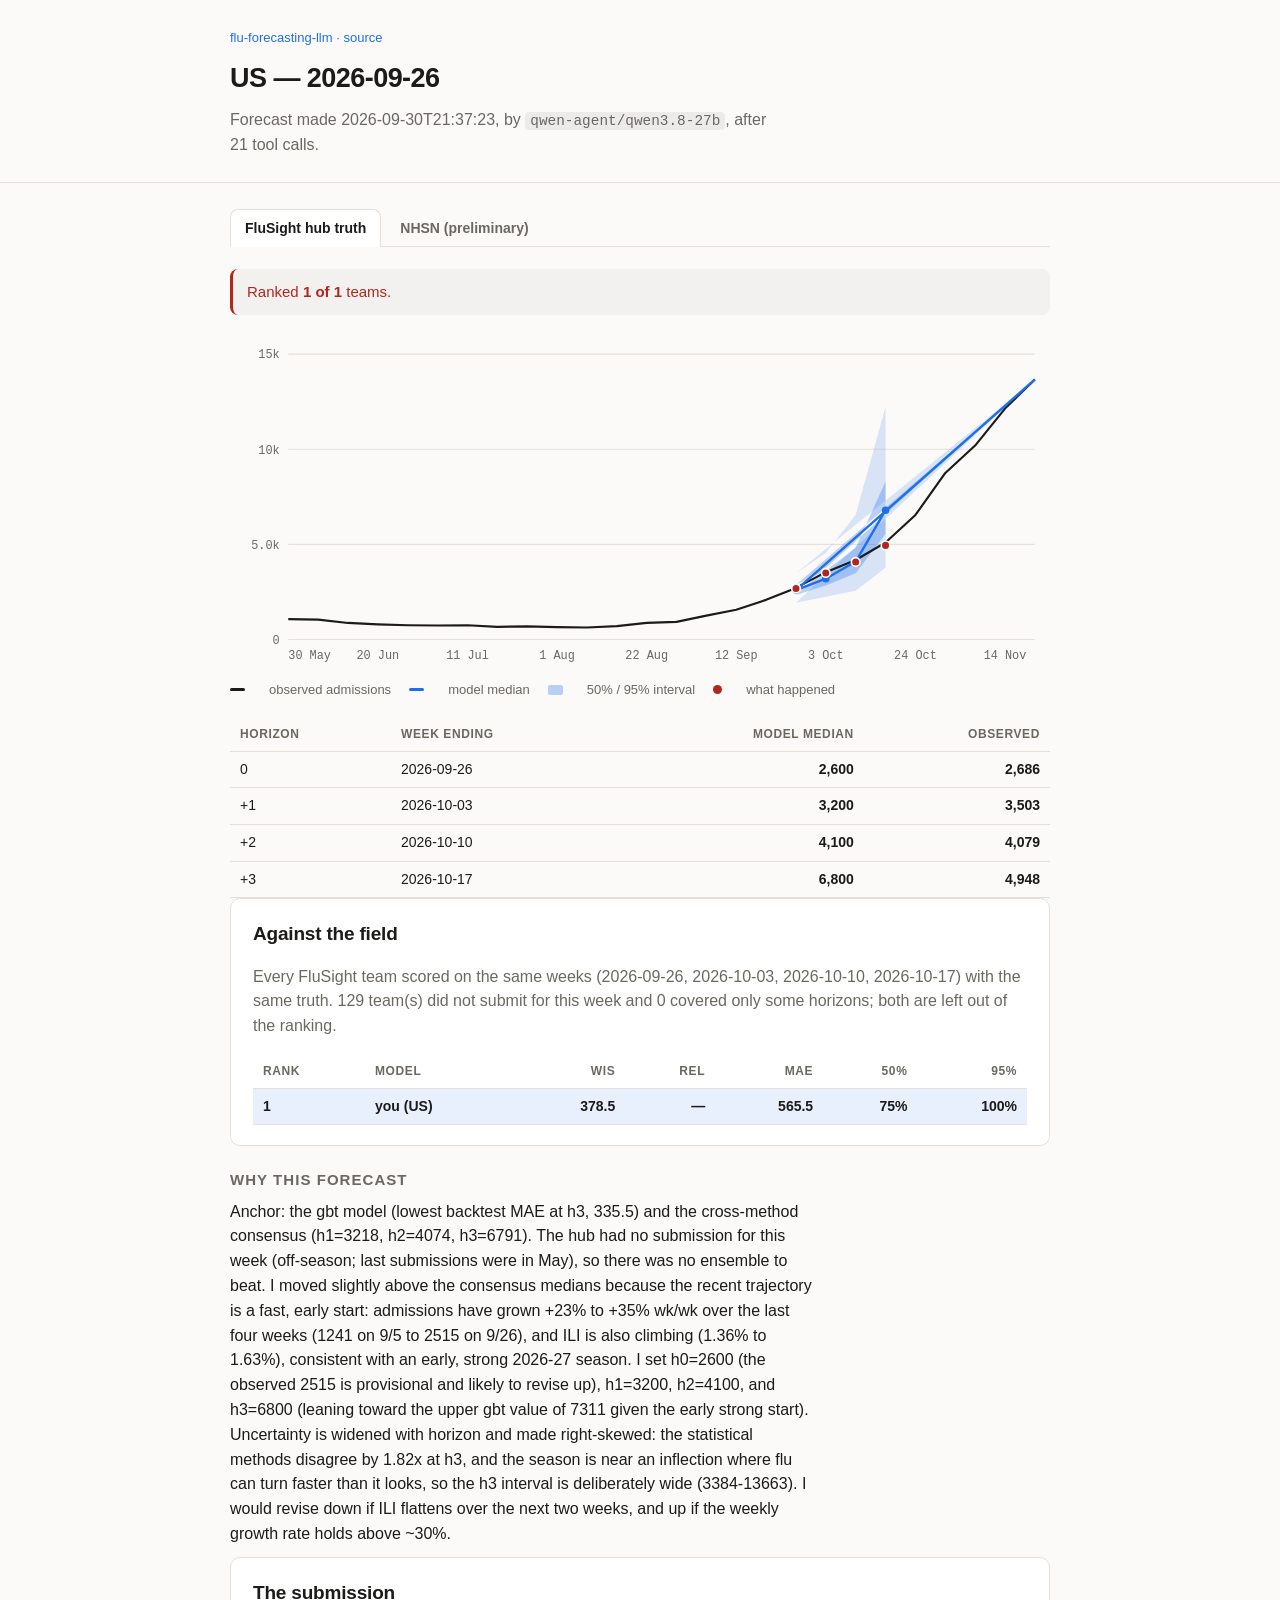
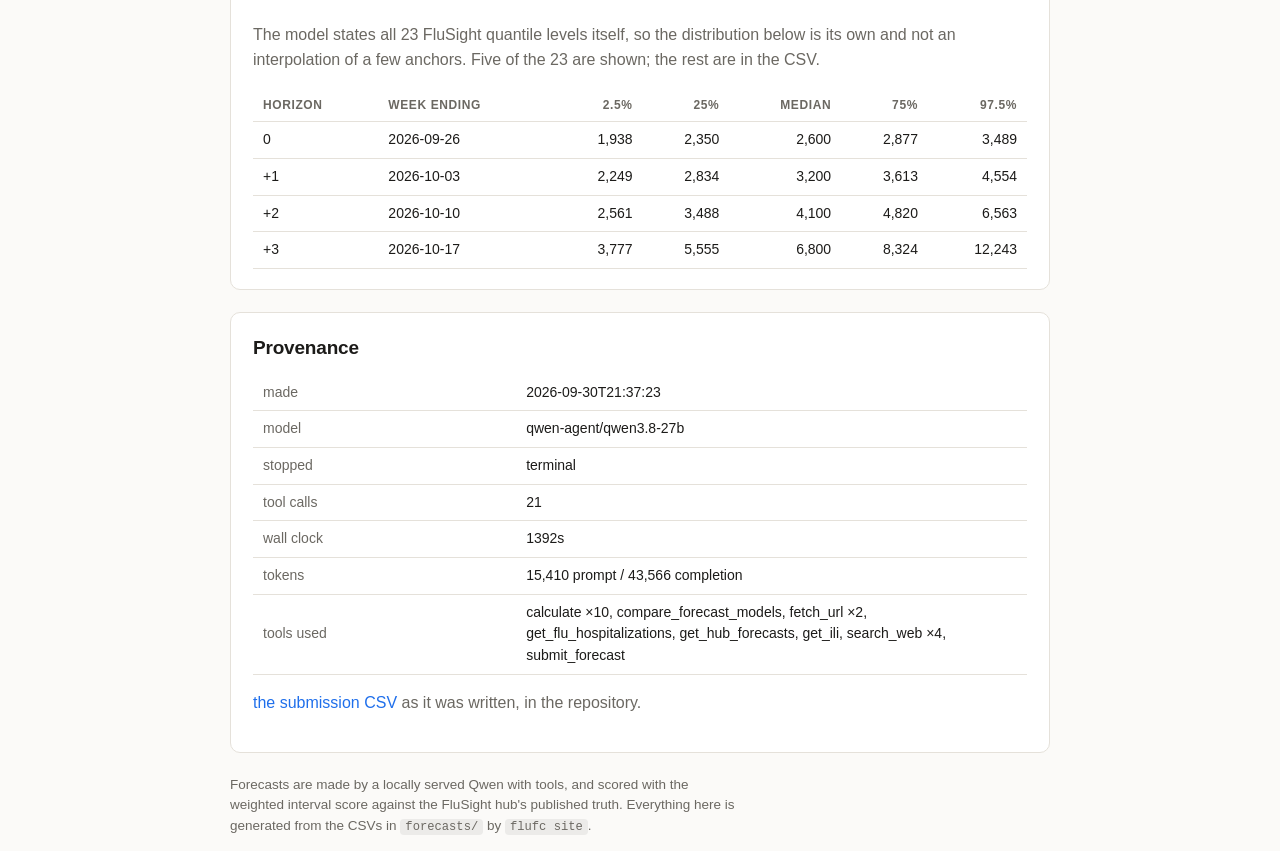
<file: docs/f/2026-09-26-US.html>
<!doctype html>
<html lang="en">
<head>
<meta charset="utf-8">
<meta name="viewport" content="width=device-width, initial-scale=1">
<title>US - 2026-09-26 &middot; flu forecasts</title>
<link rel="stylesheet" href="../style.css">
<script>
document.documentElement.classList.add("js");
document.addEventListener("DOMContentLoaded", function () {
  var KEY = "flufc-source", names = ["hub", "nhsn"];
  function show(name) {
    if (names.indexOf(name) < 0) name = "hub";
    document.querySelectorAll("[data-pane]").forEach(function (el) {
      el.classList.toggle("on", el.dataset.pane === name);
    });
    document.querySelectorAll("[data-tab]").forEach(function (el) {
      var on = el.dataset.tab === name;
      el.classList.toggle("on", on);
      el.setAttribute("aria-selected", on);
    });
    try { localStorage.setItem(KEY, name); } catch (e) {}
    document.querySelectorAll("a[href^='f/'], a[href^='../index.html']")
      .forEach(function (a) { a.hash = name; });
  }
  var saved = null;
  try { saved = localStorage.getItem(KEY); } catch (e) {}
  show(location.hash.slice(1) || saved);
  document.querySelectorAll("[data-tab]").forEach(function (el) {
    el.addEventListener("click", function (ev) {
      ev.preventDefault();
      history.replaceState(null, "", "#" + el.dataset.tab);
      show(el.dataset.tab);
    });
  });
});
</script>
</head>
<body>
<header class="top">
  <div class="wrap">
    <p class="crumb"><a href="../index.html">flu-forecasting-llm</a>
       &middot; <a href="https://github.com/chasehmathis/flu-forecasting-llm">source</a></p>
    <h1>US &mdash; 2026-09-26</h1>
    <p class="lede">Forecast made 2026-09-30T21:37:23, by <code>qwen-agent/qwen3.8-27b</code>, after 21 tool calls.</p>
  </div>
</header>
<main class="wrap">

<nav class="tabs" role="tablist">
  <a class="tab" role="tab" href="#hub" data-tab="hub">FluSight hub truth</a>
  <a class="tab" role="tab" href="#nhsn" data-tab="nhsn">NHSN (preliminary)</a>
</nav>
<div class="pane" id="pane-hub" data-pane="hub"><p class="status bad">Ranked <b>1 of 1</b> teams.</p>
<svg viewBox="0 0 760 320" class="chart" role="img" aria-label="US forecast from 2026-09-26">
<line class="grid" x1="54" y1="286.0" x2="746" y2="286.0"/>
<text class="axis" x="46" y="290.0" text-anchor="end">0</text>
<line class="grid" x1="54" y1="197.8" x2="746" y2="197.8"/>
<text class="axis" x="46" y="201.8" text-anchor="end">5.0k</text>
<line class="grid" x1="54" y1="109.6" x2="746" y2="109.6"/>
<text class="axis" x="46" y="113.6" text-anchor="end">10k</text>
<line class="grid" x1="54" y1="21.4" x2="746" y2="21.4"/>
<text class="axis" x="46" y="25.4" text-anchor="end">15k</text>
<text class="axis" x="54.0" y="304.0" text-anchor="start">30 May</text>
<text class="axis" x="137.0" y="304.0" text-anchor="middle">20 Jun</text>
<text class="axis" x="220.1" y="304.0" text-anchor="middle">11 Jul</text>
<text class="axis" x="303.1" y="304.0" text-anchor="middle">1 Aug</text>
<text class="axis" x="386.2" y="304.0" text-anchor="middle">22 Aug</text>
<text class="axis" x="469.2" y="304.0" text-anchor="middle">12 Sep</text>
<text class="axis" x="552.2" y="304.0" text-anchor="middle">3 Oct</text>
<text class="axis" x="635.3" y="304.0" text-anchor="middle">24 Oct</text>
<text class="axis" x="718.3" y="304.0" text-anchor="middle">14 Nov</text>
<polygon class="band-95" points="746.0,44.9 524.6,224.5 552.2,205.7 579.9,170.2 607.6,70.1 607.6,219.4 579.9,240.8 552.2,246.3 524.6,251.8 746.0,44.9"/>
<polygon class="band-50" points="746.0,44.9 524.6,235.3 552.2,222.3 579.9,201.0 607.6,139.2 607.6,188.0 579.9,224.5 552.2,236.0 524.6,244.6 746.0,44.9"/>
<polyline class="line-history" fill="none" points="54.0,267.1 81.7,267.5 109.4,270.6 137.0,271.9 164.7,272.7 192.4,273.0 220.1,272.7 247.8,274.2 275.4,273.7 303.1,274.4 330.8,274.8 358.5,273.6 386.2,270.5 413.8,269.6 441.5,263.8 469.2,258.4 496.9,249.2 524.6,238.1 552.2,223.5 579.9,212.2 607.6,196.0 635.3,170.5 663.0,131.6 690.6,106.2 718.3,71.9 746.0,44.9"/>
<polyline class="line-median" fill="none" points="746.0,44.9 524.6,240.1 552.2,229.6 579.9,213.7 607.6,166.1"/>
<circle class="dot-median" cx="524.6" cy="240.1" r="3.5"/>
<circle class="dot-median" cx="552.2" cy="229.6" r="3.5"/>
<circle class="dot-median" cx="579.9" cy="213.7" r="3.5"/>
<circle class="dot-median" cx="607.6" cy="166.1" r="3.5"/>
<circle class="dot-observed" cx="524.6" cy="238.6" r="4"/>
<circle class="dot-observed" cx="552.2" cy="224.2" r="4"/>
<circle class="dot-observed" cx="579.9" cy="214.1" r="4"/>
<circle class="dot-observed" cx="607.6" cy="198.7" r="4"/>
</svg>
<p class="legend"><span class="key k-history"></span>observed admissions <span class="key k-median"></span>model median <span class="key k-band"></span>50% / 95% interval <span class="key k-truth"></span>what happened</p>
<div class="scroll"><table class="grid"><thead><tr><th>horizon</th><th>week ending</th><th>model median</th><th>observed</th></tr></thead><tbody><tr><td>0</td><td>2026-09-26</td><td><b>2,600</b></td><td><b>2,686</b></td></tr><tr><td>+1</td><td>2026-10-03</td><td><b>3,200</b></td><td><b>3,503</b></td></tr><tr><td>+2</td><td>2026-10-10</td><td><b>4,100</b></td><td><b>4,079</b></td></tr><tr><td>+3</td><td>2026-10-17</td><td><b>6,800</b></td><td><b>4,948</b></td></tr></tbody></table></div>

<section class="card">
  <div class="card-head"><h2>Against the field</h2></div>
  <p class="muted">Every FluSight team scored on the same weeks
     (2026-09-26, 2026-10-03, 2026-10-10, 2026-10-17) with the same truth. 129 team(s) did not submit for this week and 0 covered only some horizons; both are left out of the ranking.</p>
  <div class="scroll"><table class="grid board">
    <thead><tr><th>rank</th><th>model</th><th>WIS</th><th>rel</th>
      <th>MAE</th><th>50%</th><th>95%</th></tr></thead>
    <tbody><tr class="you"><td>1</td><td>you (US)</td><td>378.5</td><td>&mdash;</td><td>565.5</td><td>75%</td><td>100%</td></tr></tbody>
  </table></div>
</section></div>
<div class="pane" id="pane-nhsn" data-pane="nhsn">
<p class="status pending">Testing numbers. Scored against the latest NHSN
   release, published through <b>2026-11-21</b>, which the
   CDC still revises for recent weeks. Out of season there is no FluSight field
   to rank against, so &ldquo;vs. flat&rdquo; is a flat baseline built here
   from the last NHSN week before each reference date &mdash; not
   FluSight-baseline. The hub tab is the official record.</p>
<p class="status good"><b>4 of 4</b> horizons have NHSN data &middot; WIS <b>361.8</b> &middot; <b>0.39x</b> the flat baseline's WIS (better) &middot; 95% interval coverage 100%.</p>
<svg viewBox="0 0 760 320" class="chart" role="img" aria-label="US forecast from 2026-09-26">
<line class="grid" x1="54" y1="286.0" x2="746" y2="286.0"/>
<text class="axis" x="46" y="290.0" text-anchor="end">0</text>
<line class="grid" x1="54" y1="197.8" x2="746" y2="197.8"/>
<text class="axis" x="46" y="201.8" text-anchor="end">5.0k</text>
<line class="grid" x1="54" y1="109.6" x2="746" y2="109.6"/>
<text class="axis" x="46" y="113.6" text-anchor="end">10k</text>
<line class="grid" x1="54" y1="21.4" x2="746" y2="21.4"/>
<text class="axis" x="46" y="25.4" text-anchor="end">15k</text>
<text class="axis" x="54.0" y="304.0" text-anchor="start">30 May</text>
<text class="axis" x="137.0" y="304.0" text-anchor="middle">20 Jun</text>
<text class="axis" x="220.1" y="304.0" text-anchor="middle">11 Jul</text>
<text class="axis" x="303.1" y="304.0" text-anchor="middle">1 Aug</text>
<text class="axis" x="386.2" y="304.0" text-anchor="middle">22 Aug</text>
<text class="axis" x="469.2" y="304.0" text-anchor="middle">12 Sep</text>
<text class="axis" x="552.2" y="304.0" text-anchor="middle">3 Oct</text>
<text class="axis" x="635.3" y="304.0" text-anchor="middle">24 Oct</text>
<text class="axis" x="718.3" y="304.0" text-anchor="middle">14 Nov</text>
<polygon class="band-95" points="746.0,44.9 524.6,224.5 552.2,205.7 579.9,170.2 607.6,70.1 607.6,219.4 579.9,240.8 552.2,246.3 524.6,251.8 746.0,44.9"/>
<polygon class="band-50" points="746.0,44.9 524.6,235.3 552.2,222.3 579.9,201.0 607.6,139.2 607.6,188.0 579.9,224.5 552.2,236.0 524.6,244.6 746.0,44.9"/>
<polyline class="line-history" fill="none" points="54.0,267.1 81.7,267.5 109.4,270.6 137.0,271.9 164.7,272.7 192.4,273.0 220.1,272.7 247.8,274.2 275.4,273.7 303.1,274.4 330.8,274.8 358.5,273.6 386.2,270.5 413.8,269.6 441.5,263.8 469.2,258.4 496.9,249.2 524.6,238.1 552.2,223.5 579.9,212.2 607.6,196.0 635.3,170.5 663.0,131.6 690.6,106.2 718.3,71.9 746.0,44.9"/>
<polyline class="line-median" fill="none" points="746.0,44.9 524.6,240.1 552.2,229.6 579.9,213.7 607.6,166.1"/>
<circle class="dot-median" cx="524.6" cy="240.1" r="3.5"/>
<circle class="dot-median" cx="552.2" cy="229.6" r="3.5"/>
<circle class="dot-median" cx="579.9" cy="213.7" r="3.5"/>
<circle class="dot-median" cx="607.6" cy="166.1" r="3.5"/>
<circle class="dot-observed" cx="524.6" cy="238.1" r="4"/>
<circle class="dot-observed" cx="552.2" cy="223.5" r="4"/>
<circle class="dot-observed" cx="579.9" cy="212.2" r="4"/>
<circle class="dot-observed" cx="607.6" cy="196.0" r="4"/>
</svg>
<p class="legend"><span class="key k-history"></span>observed admissions <span class="key k-median"></span>model median <span class="key k-band"></span>50% / 95% interval <span class="key k-truth"></span>what happened</p>
<div class="scroll"><table class="grid"><thead><tr><th>horizon</th><th>week ending</th><th>model median</th><th>NHSN</th><th>WIS</th><th>abs error</th><th>in 50%</th><th>in 95%</th></tr></thead><tbody><tr><td>0</td><td>2026-09-26</td><td><b>2,600</b></td><td><b>2,715</b></td><td>95.3</td><td>115</td><td><span class="good">yes</span></td><td><span class="good">yes</span></td></tr><tr><td>+1</td><td>2026-10-03</td><td><b>3,200</b></td><td><b>3,544</b></td><td>191.1</td><td>344</td><td><span class="good">yes</span></td><td><span class="good">yes</span></td></tr><tr><td>+2</td><td>2026-10-10</td><td><b>4,100</b></td><td><b>4,185</b></td><td>215.3</td><td>85</td><td><span class="good">yes</span></td><td><span class="good">yes</span></td></tr><tr><td>+3</td><td>2026-10-17</td><td><b>6,800</b></td><td><b>5,101</b></td><td>945.3</td><td>1,699</td><td><span class="bad">no</span></td><td><span class="good">yes</span></td></tr></tbody></table></div></div>
<div class="why"><h3>Why this forecast</h3><p>Anchor: the gbt model (lowest backtest MAE at h3, 335.5) and the cross-method consensus (h1=3218, h2=4074, h3=6791). The hub had no submission for this week (off-season; last submissions were in May), so there was no ensemble to beat. I moved slightly above the consensus medians because the recent trajectory is a fast, early start: admissions have grown +23% to +35% wk/wk over the last four weeks (1241 on 9/5 to 2515 on 9/26), and ILI is also climbing (1.36% to 1.63%), consistent with an early, strong 2026-27 season. I set h0=2600 (the observed 2515 is provisional and likely to revise up), h1=3200, h2=4100, and h3=6800 (leaning toward the upper gbt value of 7311 given the early strong start). Uncertainty is widened with horizon and made right-skewed: the statistical methods disagree by 1.82x at h3, and the season is near an inflection where flu can turn faster than it looks, so the h3 interval is deliberately wide (3384-13663). I would revise down if ILI flattens over the next two weeks, and up if the weekly growth rate holds above ~30%.</p></div>

<section class="card">
  <div class="card-head"><h2>The submission</h2></div>
  <p class="muted">The model states all 23 FluSight quantile levels itself, so
     the distribution below is its own and not an interpolation of a few
     anchors. Five of the 23 are shown; the rest are in the CSV.</p>
  <div class="scroll"><table class="grid">
    <thead><tr><th>horizon</th><th>week ending</th><th>2.5%</th><th>25%</th><th>median</th><th>75%</th><th>97.5%</th></tr></thead><tbody><tr><td>0</td><td>2026-09-26</td><td>1,938</td><td>2,350</td><td>2,600</td><td>2,877</td><td>3,489</td></tr><tr><td>+1</td><td>2026-10-03</td><td>2,249</td><td>2,834</td><td>3,200</td><td>3,613</td><td>4,554</td></tr><tr><td>+2</td><td>2026-10-10</td><td>2,561</td><td>3,488</td><td>4,100</td><td>4,820</td><td>6,563</td></tr><tr><td>+3</td><td>2026-10-17</td><td>3,777</td><td>5,555</td><td>6,800</td><td>8,324</td><td>12,243</td></tr></tbody>
  </table></div>
</section>

<section class="card">
  <div class="card-head"><h2>Provenance</h2></div>
  <table class="grid meta"><tbody><tr><th>made</th><td>2026-09-30T21:37:23</td></tr><tr><th>model</th><td>qwen-agent/qwen3.8-27b</td></tr><tr><th>stopped</th><td>terminal</td></tr><tr><th>tool calls</th><td>21</td></tr><tr><th>wall clock</th><td>1392s</td></tr><tr><th>tokens</th><td>15,410 prompt / 43,566 completion</td></tr><tr><th>tools used</th><td>calculate &times;10, compare_forecast_models, fetch_url &times;2, get_flu_hospitalizations, get_hub_forecasts, get_ili, search_web &times;4, submit_forecast</td></tr></tbody></table>
  <p class="muted"><a href="https://github.com/chasehmathis/flu-forecasting-llm/blob/main/forecasts/2026-09-26/US.csv">the submission CSV</a> as it was
     written, in the repository.</p>
</section>
</main>
<footer class="wrap">
  <p class="muted">Forecasts are made by a locally served Qwen with tools, and
     scored with the weighted interval score against the FluSight hub's
     published truth. Everything here is generated from the CSVs in
     <code>forecasts/</code> by <code>flufc site</code>.</p>
</footer>
</body>
</html>
</file>
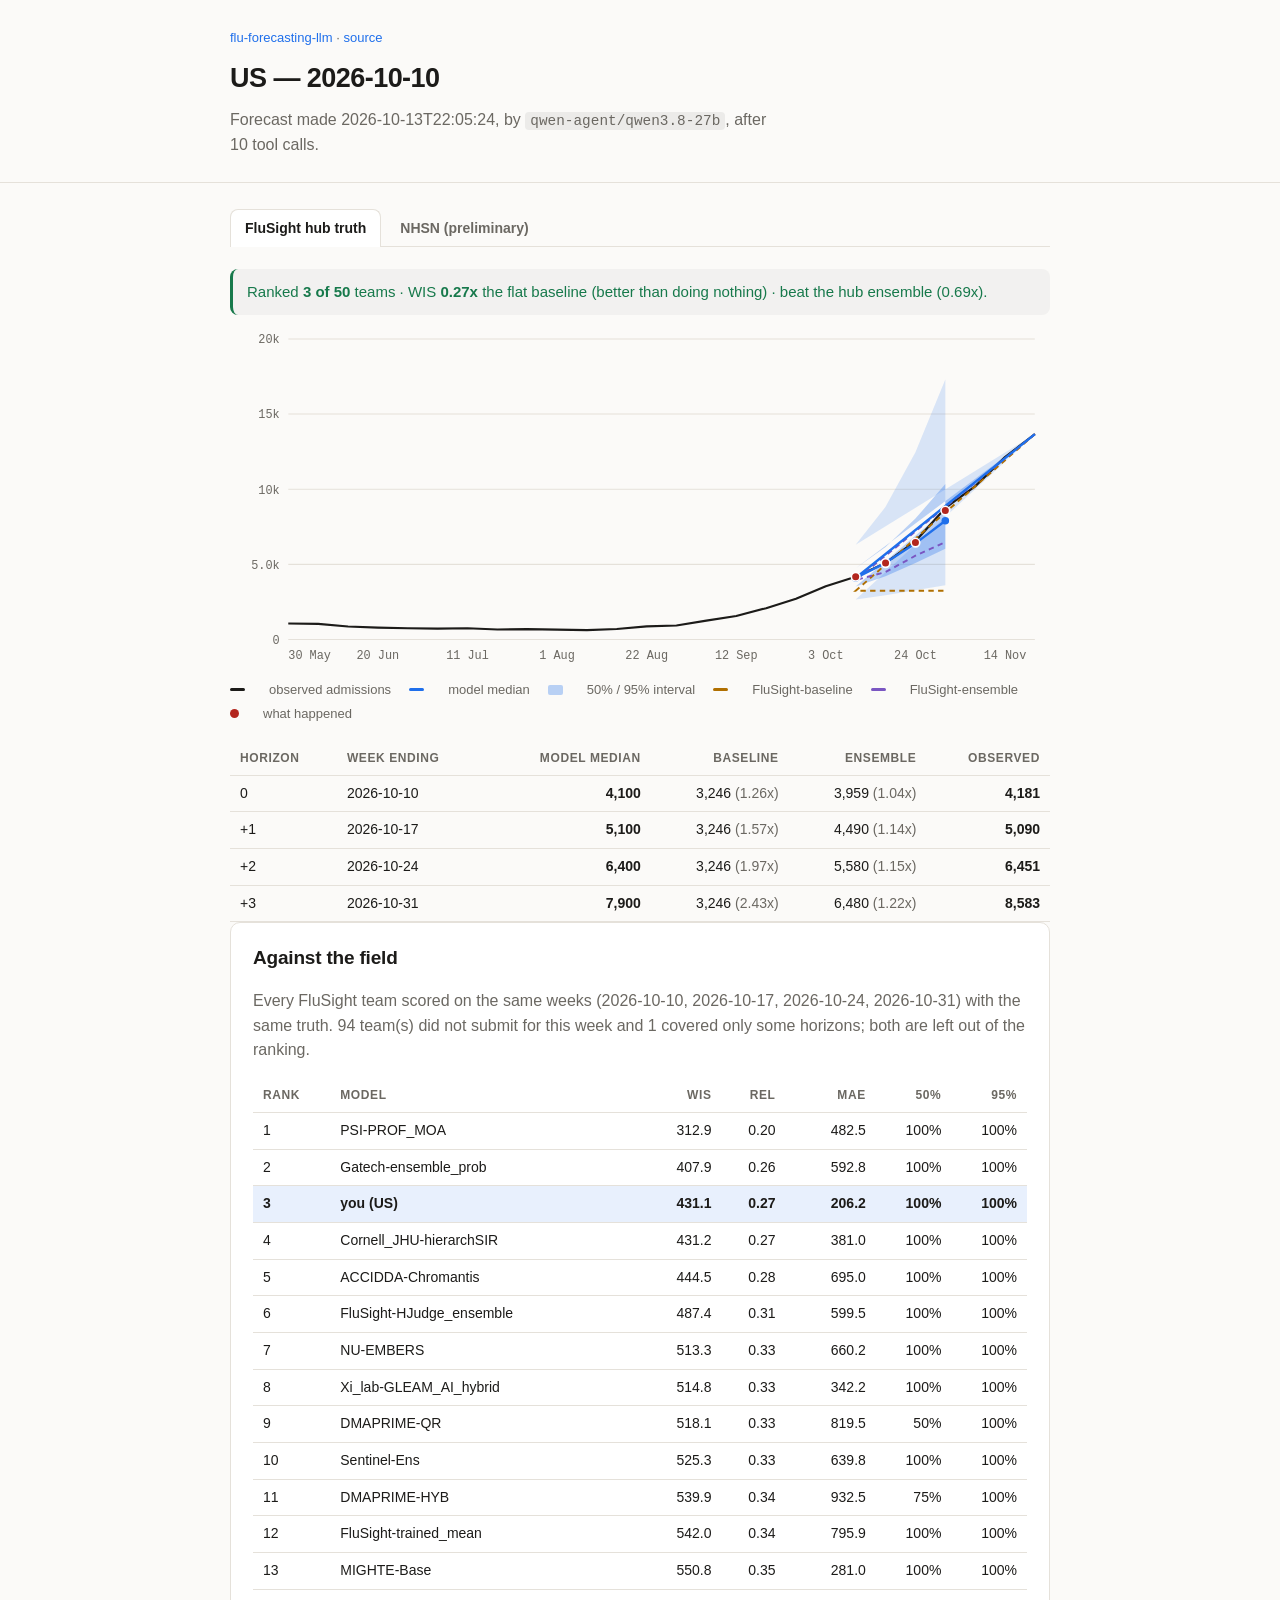
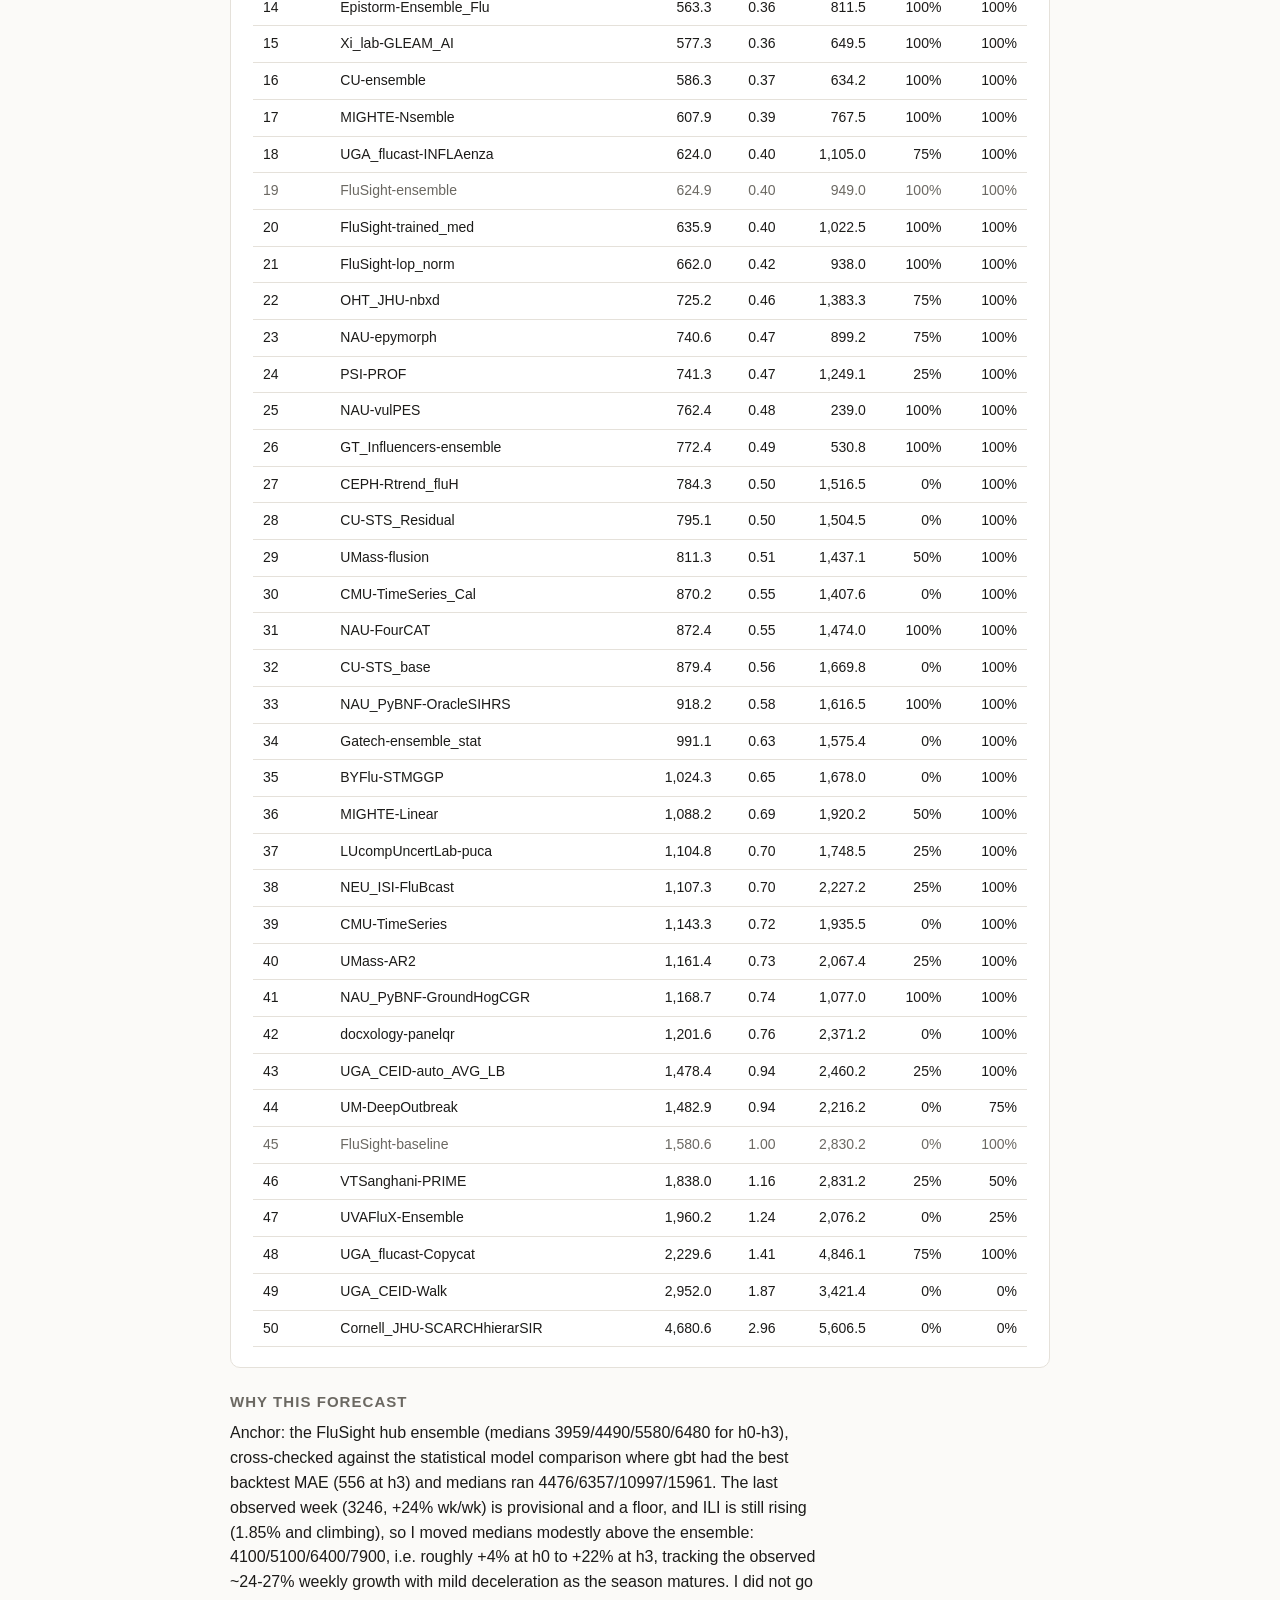
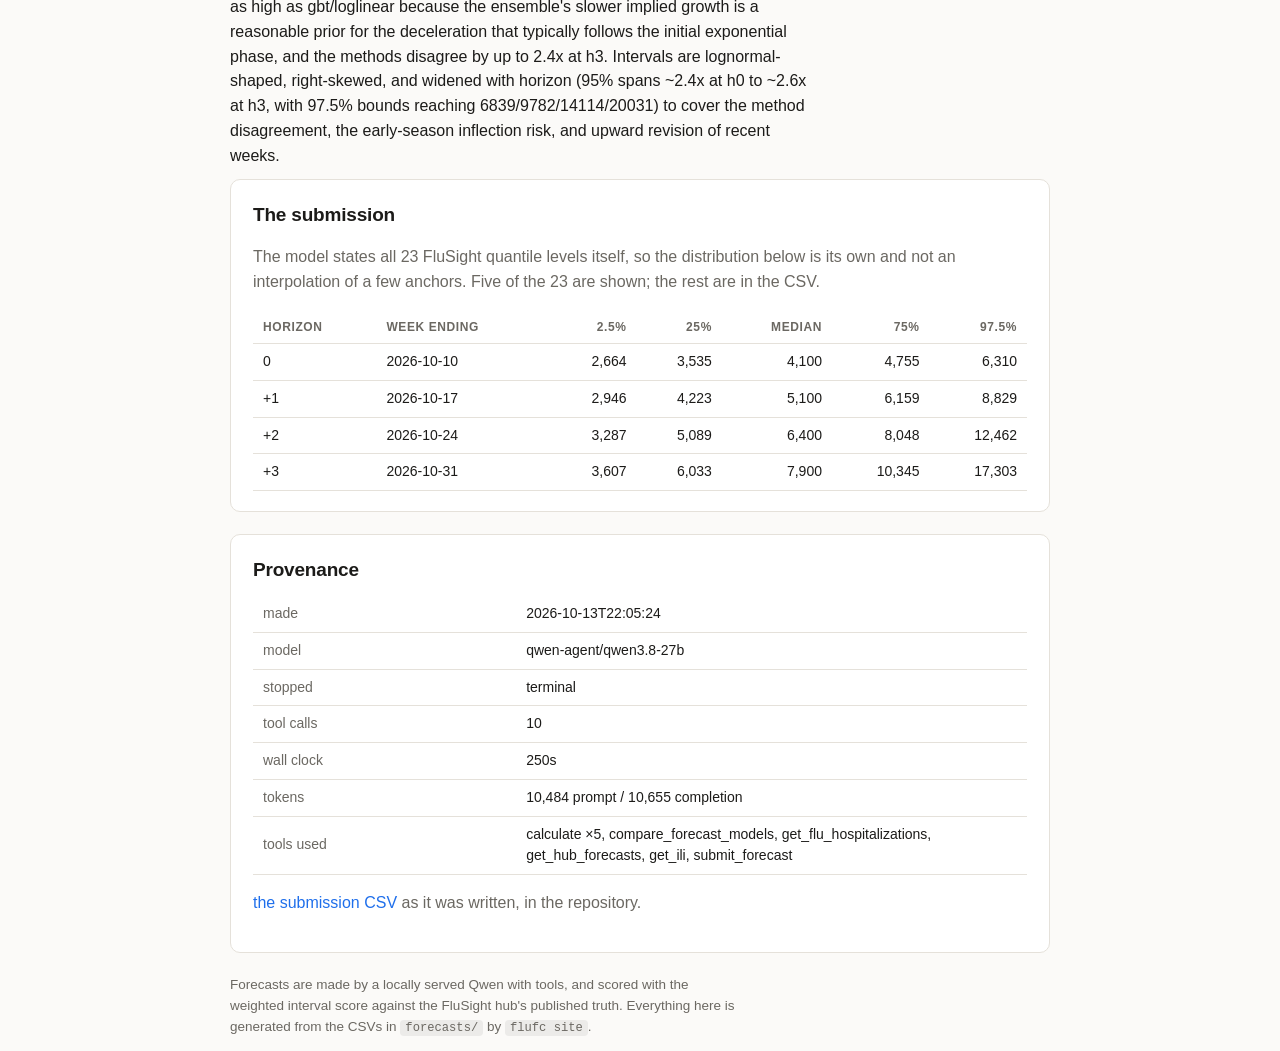
<file: docs/f/2026-10-10-US.html>
<!doctype html>
<html lang="en">
<head>
<meta charset="utf-8">
<meta name="viewport" content="width=device-width, initial-scale=1">
<title>US - 2026-10-10 &middot; flu forecasts</title>
<link rel="stylesheet" href="../style.css">
<script>
document.documentElement.classList.add("js");
document.addEventListener("DOMContentLoaded", function () {
  var KEY = "flufc-source", names = ["hub", "nhsn"];
  function show(name) {
    if (names.indexOf(name) < 0) name = "hub";
    document.querySelectorAll("[data-pane]").forEach(function (el) {
      el.classList.toggle("on", el.dataset.pane === name);
    });
    document.querySelectorAll("[data-tab]").forEach(function (el) {
      var on = el.dataset.tab === name;
      el.classList.toggle("on", on);
      el.setAttribute("aria-selected", on);
    });
    try { localStorage.setItem(KEY, name); } catch (e) {}
    document.querySelectorAll("a[href^='f/'], a[href^='../index.html']")
      .forEach(function (a) { a.hash = name; });
  }
  var saved = null;
  try { saved = localStorage.getItem(KEY); } catch (e) {}
  show(location.hash.slice(1) || saved);
  document.querySelectorAll("[data-tab]").forEach(function (el) {
    el.addEventListener("click", function (ev) {
      ev.preventDefault();
      history.replaceState(null, "", "#" + el.dataset.tab);
      show(el.dataset.tab);
    });
  });
});
</script>
</head>
<body>
<header class="top">
  <div class="wrap">
    <p class="crumb"><a href="../index.html">flu-forecasting-llm</a>
       &middot; <a href="https://github.com/chasehmathis/flu-forecasting-llm">source</a></p>
    <h1>US &mdash; 2026-10-10</h1>
    <p class="lede">Forecast made 2026-10-13T22:05:24, by <code>qwen-agent/qwen3.8-27b</code>, after 10 tool calls.</p>
  </div>
</header>
<main class="wrap">

<nav class="tabs" role="tablist">
  <a class="tab" role="tab" href="#hub" data-tab="hub">FluSight hub truth</a>
  <a class="tab" role="tab" href="#nhsn" data-tab="nhsn">NHSN (preliminary)</a>
</nav>
<div class="pane" id="pane-hub" data-pane="hub"><p class="status good">Ranked <b>3 of 50</b> teams &middot; WIS <b>0.27x</b> the flat baseline (better than doing nothing) &middot; beat the hub ensemble (0.69x).</p>
<svg viewBox="0 0 760 320" class="chart" role="img" aria-label="US forecast from 2026-10-10">
<line class="grid" x1="54" y1="286.0" x2="746" y2="286.0"/>
<text class="axis" x="46" y="290.0" text-anchor="end">0</text>
<line class="grid" x1="54" y1="216.3" x2="746" y2="216.3"/>
<text class="axis" x="46" y="220.3" text-anchor="end">5.0k</text>
<line class="grid" x1="54" y1="146.7" x2="746" y2="146.7"/>
<text class="axis" x="46" y="150.7" text-anchor="end">10k</text>
<line class="grid" x1="54" y1="77.0" x2="746" y2="77.0"/>
<text class="axis" x="46" y="81.0" text-anchor="end">15k</text>
<line class="grid" x1="54" y1="7.4" x2="746" y2="7.4"/>
<text class="axis" x="46" y="11.4" text-anchor="end">20k</text>
<text class="axis" x="54.0" y="304.0" text-anchor="start">30 May</text>
<text class="axis" x="137.0" y="304.0" text-anchor="middle">20 Jun</text>
<text class="axis" x="220.1" y="304.0" text-anchor="middle">11 Jul</text>
<text class="axis" x="303.1" y="304.0" text-anchor="middle">1 Aug</text>
<text class="axis" x="386.2" y="304.0" text-anchor="middle">22 Aug</text>
<text class="axis" x="469.2" y="304.0" text-anchor="middle">12 Sep</text>
<text class="axis" x="552.2" y="304.0" text-anchor="middle">3 Oct</text>
<text class="axis" x="635.3" y="304.0" text-anchor="middle">24 Oct</text>
<text class="axis" x="718.3" y="304.0" text-anchor="middle">14 Nov</text>
<polygon class="band-95" points="746.0,95.6 579.9,198.1 607.6,163.0 635.3,112.4 663.0,44.9 663.0,235.7 635.3,240.2 607.6,245.0 579.9,248.9 746.0,95.6"/>
<polygon class="band-50" points="746.0,95.6 579.9,219.8 607.6,200.2 635.3,173.9 663.0,141.9 663.0,201.9 635.3,215.1 607.6,227.2 579.9,236.7 746.0,95.6"/>
<polyline class="line-history" fill="none" points="54.0,271.1 81.7,271.4 109.4,273.9 137.0,274.9 164.7,275.5 192.4,275.8 220.1,275.5 247.8,276.7 275.4,276.3 303.1,276.8 330.8,277.2 358.5,276.2 386.2,273.8 413.8,273.0 441.5,268.5 469.2,264.2 496.9,256.9 524.6,248.2 552.2,236.6 579.9,227.7 607.6,214.9 635.3,194.8 663.0,164.0 690.6,144.0 718.3,116.9 746.0,95.6"/>
<polyline class="line-other other-0" fill="none" points="746.0,95.6 579.9,240.8 607.6,240.8 635.3,240.8 663.0,240.8"/>
<polyline class="line-other other-1" fill="none" points="746.0,95.6 579.9,230.8 607.6,223.4 635.3,208.3 663.0,195.7"/>
<polyline class="line-median" fill="none" points="746.0,95.6 579.9,228.9 607.6,214.9 635.3,196.8 663.0,175.9"/>
<circle class="dot-median" cx="579.9" cy="228.9" r="3.5"/>
<circle class="dot-median" cx="607.6" cy="214.9" r="3.5"/>
<circle class="dot-median" cx="635.3" cy="196.8" r="3.5"/>
<circle class="dot-median" cx="663.0" cy="175.9" r="3.5"/>
<circle class="dot-observed" cx="579.9" cy="227.7" r="4"/>
<circle class="dot-observed" cx="607.6" cy="215.1" r="4"/>
<circle class="dot-observed" cx="635.3" cy="196.1" r="4"/>
<circle class="dot-observed" cx="663.0" cy="166.4" r="4"/>
</svg>
<p class="legend"><span class="key k-history"></span>observed admissions <span class="key k-median"></span>model median <span class="key k-band"></span>50% / 95% interval <span class="key k-other other-0"></span>FluSight-baseline <span class="key k-other other-1"></span>FluSight-ensemble <span class="key k-truth"></span>what happened</p>
<div class="scroll"><table class="grid"><thead><tr><th>horizon</th><th>week ending</th><th>model median</th><th>baseline</th><th>ensemble</th><th>observed</th></tr></thead><tbody><tr><td>0</td><td>2026-10-10</td><td><b>4,100</b></td><td>3,246 <span class="muted">(1.26x)</span></td><td>3,959 <span class="muted">(1.04x)</span></td><td><b>4,181</b></td></tr><tr><td>+1</td><td>2026-10-17</td><td><b>5,100</b></td><td>3,246 <span class="muted">(1.57x)</span></td><td>4,490 <span class="muted">(1.14x)</span></td><td><b>5,090</b></td></tr><tr><td>+2</td><td>2026-10-24</td><td><b>6,400</b></td><td>3,246 <span class="muted">(1.97x)</span></td><td>5,580 <span class="muted">(1.15x)</span></td><td><b>6,451</b></td></tr><tr><td>+3</td><td>2026-10-31</td><td><b>7,900</b></td><td>3,246 <span class="muted">(2.43x)</span></td><td>6,480 <span class="muted">(1.22x)</span></td><td><b>8,583</b></td></tr></tbody></table></div>

<section class="card">
  <div class="card-head"><h2>Against the field</h2></div>
  <p class="muted">Every FluSight team scored on the same weeks
     (2026-10-10, 2026-10-17, 2026-10-24, 2026-10-31) with the same truth. 94 team(s) did not submit for this week and 1 covered only some horizons; both are left out of the ranking.</p>
  <div class="scroll"><table class="grid board">
    <thead><tr><th>rank</th><th>model</th><th>WIS</th><th>rel</th>
      <th>MAE</th><th>50%</th><th>95%</th></tr></thead>
    <tbody><tr class=""><td>1</td><td>PSI-PROF_MOA</td><td>312.9</td><td>0.20</td><td>482.5</td><td>100%</td><td>100%</td></tr><tr class=""><td>2</td><td>Gatech-ensemble_prob</td><td>407.9</td><td>0.26</td><td>592.8</td><td>100%</td><td>100%</td></tr><tr class="you"><td>3</td><td>you (US)</td><td>431.1</td><td>0.27</td><td>206.2</td><td>100%</td><td>100%</td></tr><tr class=""><td>4</td><td>Cornell_JHU-hierarchSIR</td><td>431.2</td><td>0.27</td><td>381.0</td><td>100%</td><td>100%</td></tr><tr class=""><td>5</td><td>ACCIDDA-Chromantis</td><td>444.5</td><td>0.28</td><td>695.0</td><td>100%</td><td>100%</td></tr><tr class=""><td>6</td><td>FluSight-HJudge_ensemble</td><td>487.4</td><td>0.31</td><td>599.5</td><td>100%</td><td>100%</td></tr><tr class=""><td>7</td><td>NU-EMBERS</td><td>513.3</td><td>0.33</td><td>660.2</td><td>100%</td><td>100%</td></tr><tr class=""><td>8</td><td>Xi_lab-GLEAM_AI_hybrid</td><td>514.8</td><td>0.33</td><td>342.2</td><td>100%</td><td>100%</td></tr><tr class=""><td>9</td><td>DMAPRIME-QR</td><td>518.1</td><td>0.33</td><td>819.5</td><td>50%</td><td>100%</td></tr><tr class=""><td>10</td><td>Sentinel-Ens</td><td>525.3</td><td>0.33</td><td>639.8</td><td>100%</td><td>100%</td></tr><tr class=""><td>11</td><td>DMAPRIME-HYB</td><td>539.9</td><td>0.34</td><td>932.5</td><td>75%</td><td>100%</td></tr><tr class=""><td>12</td><td>FluSight-trained_mean</td><td>542.0</td><td>0.34</td><td>795.9</td><td>100%</td><td>100%</td></tr><tr class=""><td>13</td><td>MIGHTE-Base</td><td>550.8</td><td>0.35</td><td>281.0</td><td>100%</td><td>100%</td></tr><tr class=""><td>14</td><td>Epistorm-Ensemble_Flu</td><td>563.3</td><td>0.36</td><td>811.5</td><td>100%</td><td>100%</td></tr><tr class=""><td>15</td><td>Xi_lab-GLEAM_AI</td><td>577.3</td><td>0.36</td><td>649.5</td><td>100%</td><td>100%</td></tr><tr class=""><td>16</td><td>CU-ensemble</td><td>586.3</td><td>0.37</td><td>634.2</td><td>100%</td><td>100%</td></tr><tr class=""><td>17</td><td>MIGHTE-Nsemble</td><td>607.9</td><td>0.39</td><td>767.5</td><td>100%</td><td>100%</td></tr><tr class=""><td>18</td><td>UGA_flucast-INFLAenza</td><td>624.0</td><td>0.40</td><td>1,105.0</td><td>75%</td><td>100%</td></tr><tr class="hub"><td>19</td><td>FluSight-ensemble</td><td>624.9</td><td>0.40</td><td>949.0</td><td>100%</td><td>100%</td></tr><tr class=""><td>20</td><td>FluSight-trained_med</td><td>635.9</td><td>0.40</td><td>1,022.5</td><td>100%</td><td>100%</td></tr><tr class=""><td>21</td><td>FluSight-lop_norm</td><td>662.0</td><td>0.42</td><td>938.0</td><td>100%</td><td>100%</td></tr><tr class=""><td>22</td><td>OHT_JHU-nbxd</td><td>725.2</td><td>0.46</td><td>1,383.3</td><td>75%</td><td>100%</td></tr><tr class=""><td>23</td><td>NAU-epymorph</td><td>740.6</td><td>0.47</td><td>899.2</td><td>75%</td><td>100%</td></tr><tr class=""><td>24</td><td>PSI-PROF</td><td>741.3</td><td>0.47</td><td>1,249.1</td><td>25%</td><td>100%</td></tr><tr class=""><td>25</td><td>NAU-vulPES</td><td>762.4</td><td>0.48</td><td>239.0</td><td>100%</td><td>100%</td></tr><tr class=""><td>26</td><td>GT_Influencers-ensemble</td><td>772.4</td><td>0.49</td><td>530.8</td><td>100%</td><td>100%</td></tr><tr class=""><td>27</td><td>CEPH-Rtrend_fluH</td><td>784.3</td><td>0.50</td><td>1,516.5</td><td>0%</td><td>100%</td></tr><tr class=""><td>28</td><td>CU-STS_Residual</td><td>795.1</td><td>0.50</td><td>1,504.5</td><td>0%</td><td>100%</td></tr><tr class=""><td>29</td><td>UMass-flusion</td><td>811.3</td><td>0.51</td><td>1,437.1</td><td>50%</td><td>100%</td></tr><tr class=""><td>30</td><td>CMU-TimeSeries_Cal</td><td>870.2</td><td>0.55</td><td>1,407.6</td><td>0%</td><td>100%</td></tr><tr class=""><td>31</td><td>NAU-FourCAT</td><td>872.4</td><td>0.55</td><td>1,474.0</td><td>100%</td><td>100%</td></tr><tr class=""><td>32</td><td>CU-STS_base</td><td>879.4</td><td>0.56</td><td>1,669.8</td><td>0%</td><td>100%</td></tr><tr class=""><td>33</td><td>NAU_PyBNF-OracleSIHRS</td><td>918.2</td><td>0.58</td><td>1,616.5</td><td>100%</td><td>100%</td></tr><tr class=""><td>34</td><td>Gatech-ensemble_stat</td><td>991.1</td><td>0.63</td><td>1,575.4</td><td>0%</td><td>100%</td></tr><tr class=""><td>35</td><td>BYFlu-STMGGP</td><td>1,024.3</td><td>0.65</td><td>1,678.0</td><td>0%</td><td>100%</td></tr><tr class=""><td>36</td><td>MIGHTE-Linear</td><td>1,088.2</td><td>0.69</td><td>1,920.2</td><td>50%</td><td>100%</td></tr><tr class=""><td>37</td><td>LUcompUncertLab-puca</td><td>1,104.8</td><td>0.70</td><td>1,748.5</td><td>25%</td><td>100%</td></tr><tr class=""><td>38</td><td>NEU_ISI-FluBcast</td><td>1,107.3</td><td>0.70</td><td>2,227.2</td><td>25%</td><td>100%</td></tr><tr class=""><td>39</td><td>CMU-TimeSeries</td><td>1,143.3</td><td>0.72</td><td>1,935.5</td><td>0%</td><td>100%</td></tr><tr class=""><td>40</td><td>UMass-AR2</td><td>1,161.4</td><td>0.73</td><td>2,067.4</td><td>25%</td><td>100%</td></tr><tr class=""><td>41</td><td>NAU_PyBNF-GroundHogCGR</td><td>1,168.7</td><td>0.74</td><td>1,077.0</td><td>100%</td><td>100%</td></tr><tr class=""><td>42</td><td>docxology-panelqr</td><td>1,201.6</td><td>0.76</td><td>2,371.2</td><td>0%</td><td>100%</td></tr><tr class=""><td>43</td><td>UGA_CEID-auto_AVG_LB</td><td>1,478.4</td><td>0.94</td><td>2,460.2</td><td>25%</td><td>100%</td></tr><tr class=""><td>44</td><td>UM-DeepOutbreak</td><td>1,482.9</td><td>0.94</td><td>2,216.2</td><td>0%</td><td>75%</td></tr><tr class="hub"><td>45</td><td>FluSight-baseline</td><td>1,580.6</td><td>1.00</td><td>2,830.2</td><td>0%</td><td>100%</td></tr><tr class=""><td>46</td><td>VTSanghani-PRIME</td><td>1,838.0</td><td>1.16</td><td>2,831.2</td><td>25%</td><td>50%</td></tr><tr class=""><td>47</td><td>UVAFluX-Ensemble</td><td>1,960.2</td><td>1.24</td><td>2,076.2</td><td>0%</td><td>25%</td></tr><tr class=""><td>48</td><td>UGA_flucast-Copycat</td><td>2,229.6</td><td>1.41</td><td>4,846.1</td><td>75%</td><td>100%</td></tr><tr class=""><td>49</td><td>UGA_CEID-Walk</td><td>2,952.0</td><td>1.87</td><td>3,421.4</td><td>0%</td><td>0%</td></tr><tr class=""><td>50</td><td>Cornell_JHU-SCARCHhierarSIR</td><td>4,680.6</td><td>2.96</td><td>5,606.5</td><td>0%</td><td>0%</td></tr></tbody>
  </table></div>
</section></div>
<div class="pane" id="pane-nhsn" data-pane="nhsn">
<p class="status pending">Testing numbers. Scored against the latest NHSN
   release, published through <b>2026-11-21</b>, which the
   CDC still revises for recent weeks. Out of season there is no FluSight field
   to rank against, so &ldquo;vs. flat&rdquo; is a flat baseline built here
   from the last NHSN week before each reference date &mdash; not
   FluSight-baseline. The hub tab is the official record.</p>
<p class="status good"><b>4 of 4</b> horizons have NHSN data &middot; WIS <b>438.1</b> &middot; <b>0.32x</b> the flat baseline's WIS (better) &middot; 95% interval coverage 100%.</p>
<svg viewBox="0 0 760 320" class="chart" role="img" aria-label="US forecast from 2026-10-10">
<line class="grid" x1="54" y1="286.0" x2="746" y2="286.0"/>
<text class="axis" x="46" y="290.0" text-anchor="end">0</text>
<line class="grid" x1="54" y1="216.3" x2="746" y2="216.3"/>
<text class="axis" x="46" y="220.3" text-anchor="end">5.0k</text>
<line class="grid" x1="54" y1="146.7" x2="746" y2="146.7"/>
<text class="axis" x="46" y="150.7" text-anchor="end">10k</text>
<line class="grid" x1="54" y1="77.0" x2="746" y2="77.0"/>
<text class="axis" x="46" y="81.0" text-anchor="end">15k</text>
<line class="grid" x1="54" y1="7.4" x2="746" y2="7.4"/>
<text class="axis" x="46" y="11.4" text-anchor="end">20k</text>
<text class="axis" x="54.0" y="304.0" text-anchor="start">30 May</text>
<text class="axis" x="137.0" y="304.0" text-anchor="middle">20 Jun</text>
<text class="axis" x="220.1" y="304.0" text-anchor="middle">11 Jul</text>
<text class="axis" x="303.1" y="304.0" text-anchor="middle">1 Aug</text>
<text class="axis" x="386.2" y="304.0" text-anchor="middle">22 Aug</text>
<text class="axis" x="469.2" y="304.0" text-anchor="middle">12 Sep</text>
<text class="axis" x="552.2" y="304.0" text-anchor="middle">3 Oct</text>
<text class="axis" x="635.3" y="304.0" text-anchor="middle">24 Oct</text>
<text class="axis" x="718.3" y="304.0" text-anchor="middle">14 Nov</text>
<polygon class="band-95" points="746.0,95.6 579.9,198.1 607.6,163.0 635.3,112.4 663.0,44.9 663.0,235.7 635.3,240.2 607.6,245.0 579.9,248.9 746.0,95.6"/>
<polygon class="band-50" points="746.0,95.6 579.9,219.8 607.6,200.2 635.3,173.9 663.0,141.9 663.0,201.9 635.3,215.1 607.6,227.2 579.9,236.7 746.0,95.6"/>
<polyline class="line-history" fill="none" points="54.0,271.1 81.7,271.4 109.4,273.9 137.0,274.9 164.7,275.5 192.4,275.8 220.1,275.5 247.8,276.7 275.4,276.3 303.1,276.8 330.8,277.2 358.5,276.2 386.2,273.8 413.8,273.0 441.5,268.5 469.2,264.2 496.9,256.9 524.6,248.2 552.2,236.6 579.9,227.7 607.6,214.9 635.3,194.8 663.0,164.0 690.6,144.0 718.3,116.9 746.0,95.6"/>
<polyline class="line-other other-0" fill="none" points="746.0,95.6 579.9,240.8 607.6,240.8 635.3,240.8 663.0,240.8"/>
<polyline class="line-other other-1" fill="none" points="746.0,95.6 579.9,230.8 607.6,223.4 635.3,208.3 663.0,195.7"/>
<polyline class="line-median" fill="none" points="746.0,95.6 579.9,228.9 607.6,214.9 635.3,196.8 663.0,175.9"/>
<circle class="dot-median" cx="579.9" cy="228.9" r="3.5"/>
<circle class="dot-median" cx="607.6" cy="214.9" r="3.5"/>
<circle class="dot-median" cx="635.3" cy="196.8" r="3.5"/>
<circle class="dot-median" cx="663.0" cy="175.9" r="3.5"/>
<circle class="dot-observed" cx="579.9" cy="227.7" r="4"/>
<circle class="dot-observed" cx="607.6" cy="214.9" r="4"/>
<circle class="dot-observed" cx="635.3" cy="194.8" r="4"/>
<circle class="dot-observed" cx="663.0" cy="164.0" r="4"/>
</svg>
<p class="legend"><span class="key k-history"></span>observed admissions <span class="key k-median"></span>model median <span class="key k-band"></span>50% / 95% interval <span class="key k-other other-0"></span>FluSight-baseline <span class="key k-other other-1"></span>FluSight-ensemble <span class="key k-truth"></span>what happened</p>
<div class="scroll"><table class="grid"><thead><tr><th>horizon</th><th>week ending</th><th>model median</th><th>NHSN</th><th>WIS</th><th>abs error</th><th>in 50%</th><th>in 95%</th></tr></thead><tbody><tr><td>0</td><td>2026-10-10</td><td><b>4,100</b></td><td><b>4,185</b></td><td>197.3</td><td>85</td><td><span class="good">yes</span></td><td><span class="good">yes</span></td></tr><tr><td>+1</td><td>2026-10-17</td><td><b>5,100</b></td><td><b>5,101</b></td><td>308.1</td><td>1</td><td><span class="good">yes</span></td><td><span class="good">yes</span></td></tr><tr><td>+2</td><td>2026-10-24</td><td><b>6,400</b></td><td><b>6,549</b></td><td>478.7</td><td>149</td><td><span class="good">yes</span></td><td><span class="good">yes</span></td></tr><tr><td>+3</td><td>2026-10-31</td><td><b>7,900</b></td><td><b>8,756</b></td><td>768.2</td><td>856</td><td><span class="good">yes</span></td><td><span class="good">yes</span></td></tr></tbody></table></div></div>
<div class="why"><h3>Why this forecast</h3><p>Anchor: the FluSight hub ensemble (medians 3959/4490/5580/6480 for h0-h3), cross-checked against the statistical model comparison where gbt had the best backtest MAE (556 at h3) and medians ran 4476/6357/10997/15961. The last observed week (3246, +24% wk/wk) is provisional and a floor, and ILI is still rising (1.85% and climbing), so I moved medians modestly above the ensemble: 4100/5100/6400/7900, i.e. roughly +4% at h0 to +22% at h3, tracking the observed ~24-27% weekly growth with mild deceleration as the season matures. I did not go as high as gbt/loglinear because the ensemble&#x27;s slower implied growth is a reasonable prior for the deceleration that typically follows the initial exponential phase, and the methods disagree by up to 2.4x at h3. Intervals are lognormal-shaped, right-skewed, and widened with horizon (95% spans ~2.4x at h0 to ~2.6x at h3, with 97.5% bounds reaching 6839/9782/14114/20031) to cover the method disagreement, the early-season inflection risk, and upward revision of recent weeks.</p></div>

<section class="card">
  <div class="card-head"><h2>The submission</h2></div>
  <p class="muted">The model states all 23 FluSight quantile levels itself, so
     the distribution below is its own and not an interpolation of a few
     anchors. Five of the 23 are shown; the rest are in the CSV.</p>
  <div class="scroll"><table class="grid">
    <thead><tr><th>horizon</th><th>week ending</th><th>2.5%</th><th>25%</th><th>median</th><th>75%</th><th>97.5%</th></tr></thead><tbody><tr><td>0</td><td>2026-10-10</td><td>2,664</td><td>3,535</td><td>4,100</td><td>4,755</td><td>6,310</td></tr><tr><td>+1</td><td>2026-10-17</td><td>2,946</td><td>4,223</td><td>5,100</td><td>6,159</td><td>8,829</td></tr><tr><td>+2</td><td>2026-10-24</td><td>3,287</td><td>5,089</td><td>6,400</td><td>8,048</td><td>12,462</td></tr><tr><td>+3</td><td>2026-10-31</td><td>3,607</td><td>6,033</td><td>7,900</td><td>10,345</td><td>17,303</td></tr></tbody>
  </table></div>
</section>

<section class="card">
  <div class="card-head"><h2>Provenance</h2></div>
  <table class="grid meta"><tbody><tr><th>made</th><td>2026-10-13T22:05:24</td></tr><tr><th>model</th><td>qwen-agent/qwen3.8-27b</td></tr><tr><th>stopped</th><td>terminal</td></tr><tr><th>tool calls</th><td>10</td></tr><tr><th>wall clock</th><td>250s</td></tr><tr><th>tokens</th><td>10,484 prompt / 10,655 completion</td></tr><tr><th>tools used</th><td>calculate &times;5, compare_forecast_models, get_flu_hospitalizations, get_hub_forecasts, get_ili, submit_forecast</td></tr></tbody></table>
  <p class="muted"><a href="https://github.com/chasehmathis/flu-forecasting-llm/blob/main/forecasts/2026-10-10/US.csv">the submission CSV</a> as it was
     written, in the repository.</p>
</section>
</main>
<footer class="wrap">
  <p class="muted">Forecasts are made by a locally served Qwen with tools, and
     scored with the weighted interval score against the FluSight hub's
     published truth. Everything here is generated from the CSVs in
     <code>forecasts/</code> by <code>flufc site</code>.</p>
</footer>
</body>
</html>
</file>
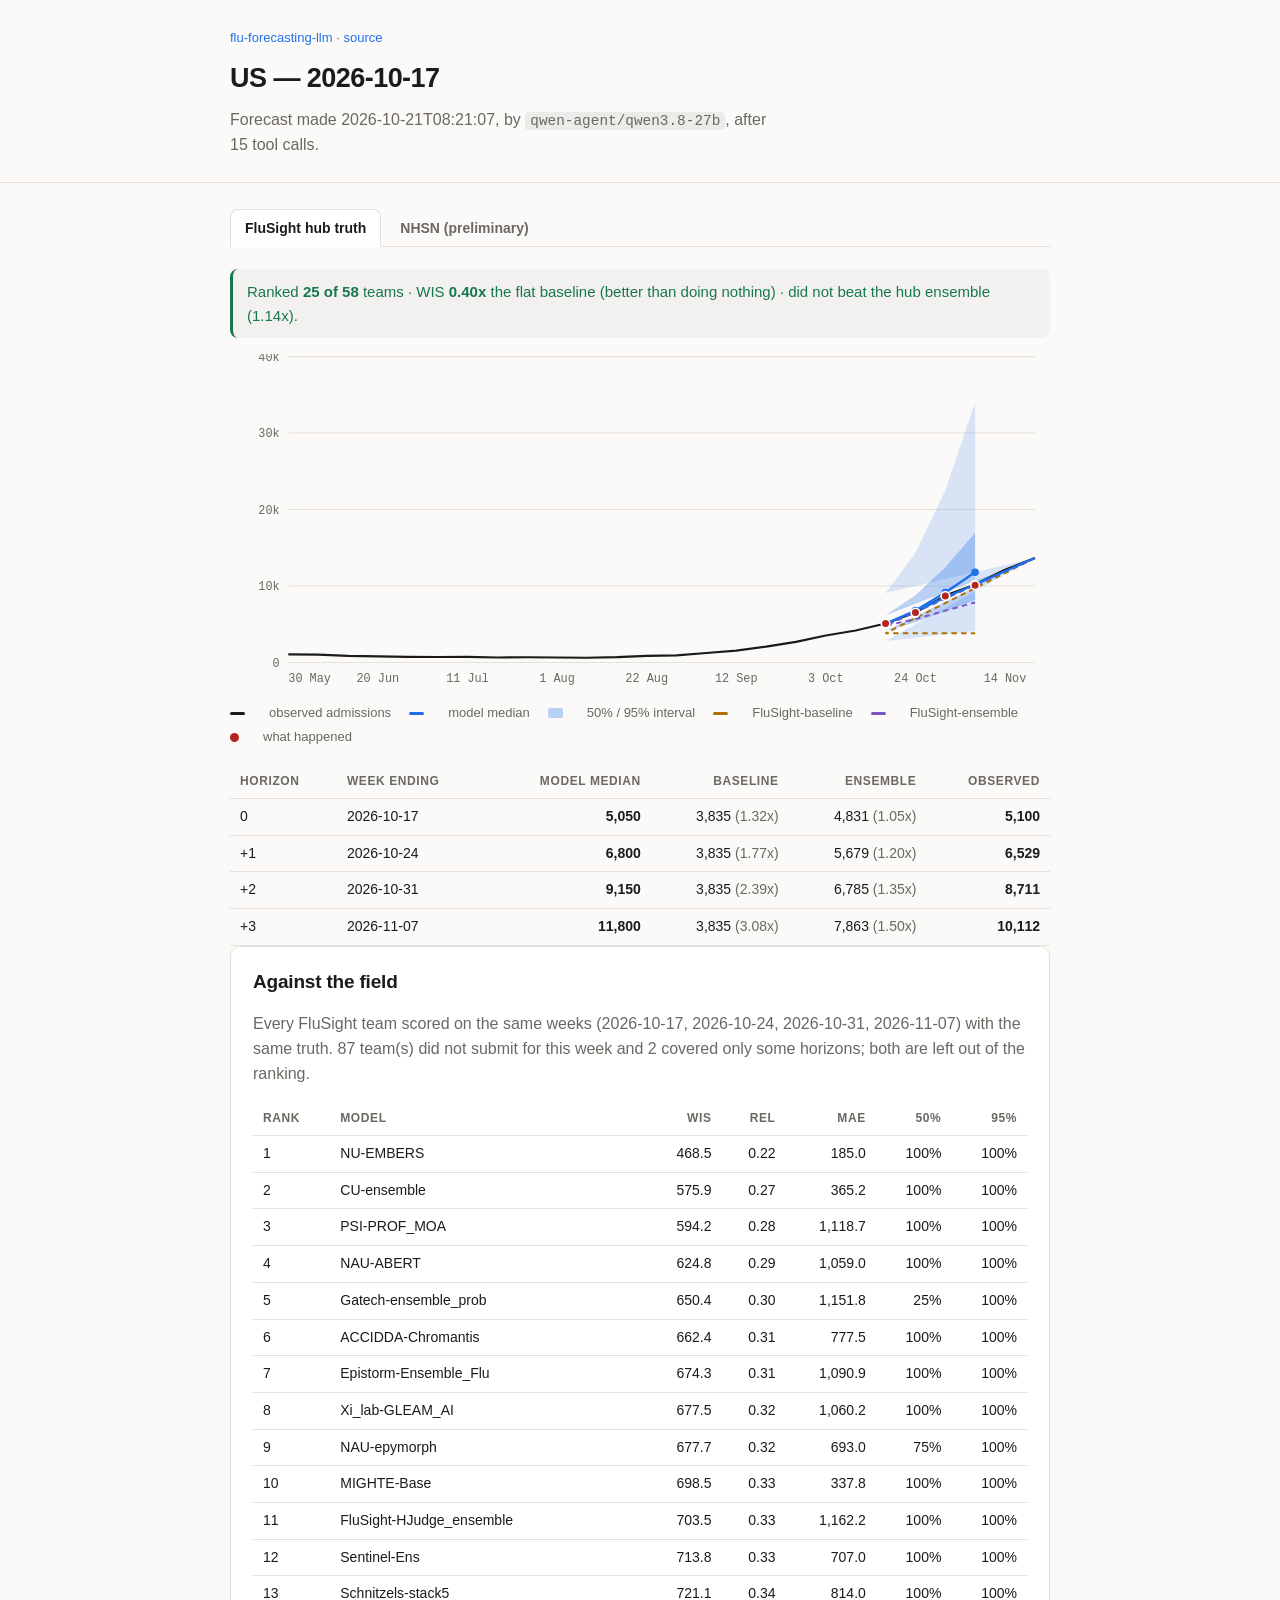
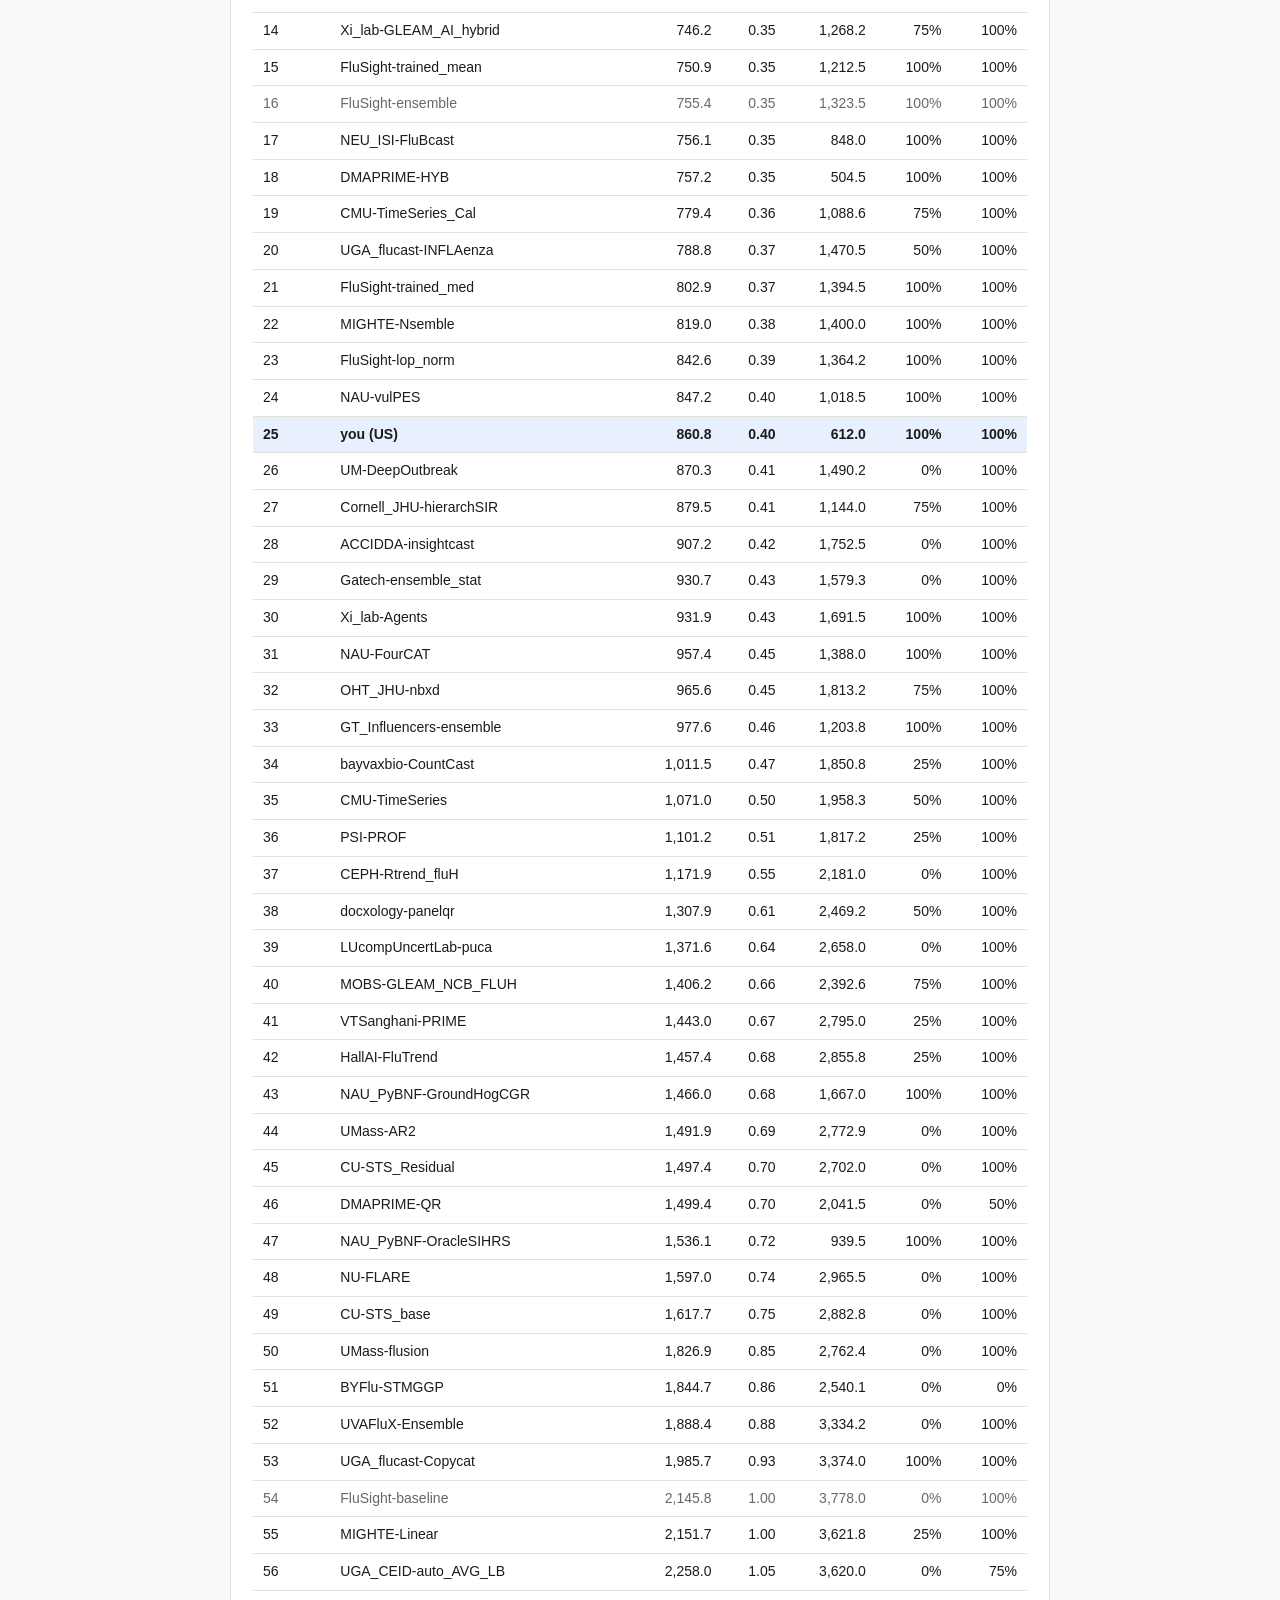
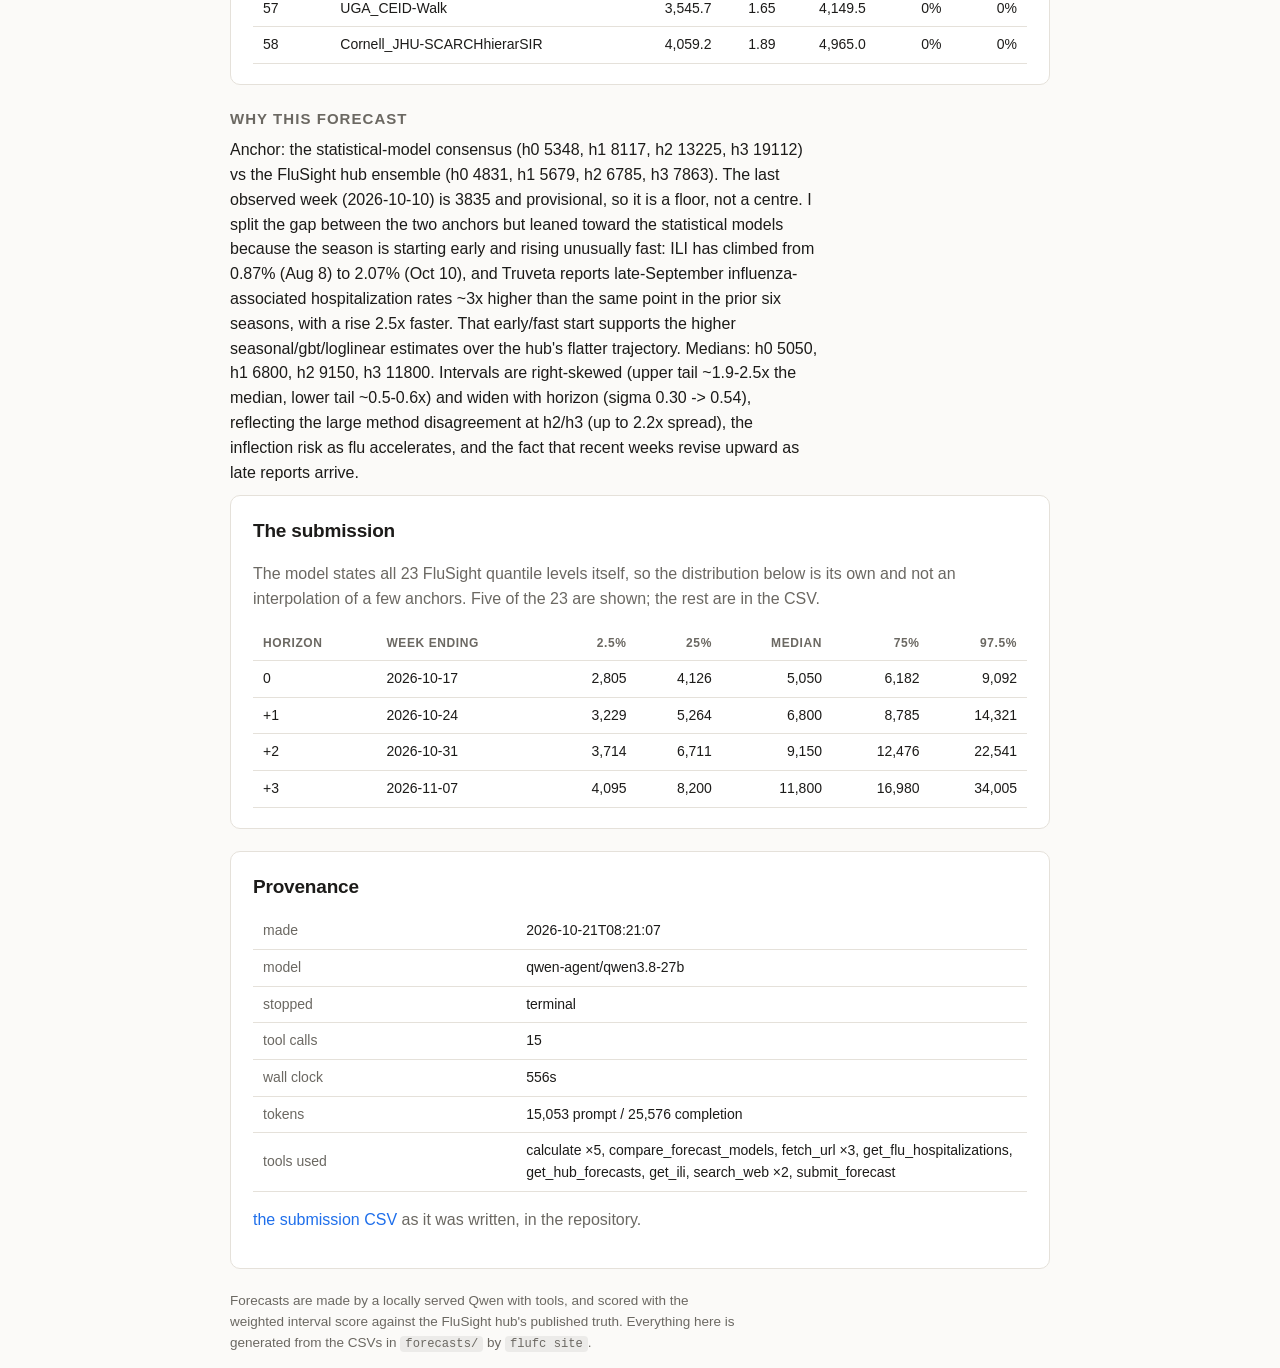
<file: docs/f/2026-10-17-US.html>
<!doctype html>
<html lang="en">
<head>
<meta charset="utf-8">
<meta name="viewport" content="width=device-width, initial-scale=1">
<title>US - 2026-10-17 &middot; flu forecasts</title>
<link rel="stylesheet" href="../style.css">
<script>
document.documentElement.classList.add("js");
document.addEventListener("DOMContentLoaded", function () {
  var KEY = "flufc-source", names = ["hub", "nhsn"];
  function show(name) {
    if (names.indexOf(name) < 0) name = "hub";
    document.querySelectorAll("[data-pane]").forEach(function (el) {
      el.classList.toggle("on", el.dataset.pane === name);
    });
    document.querySelectorAll("[data-tab]").forEach(function (el) {
      var on = el.dataset.tab === name;
      el.classList.toggle("on", on);
      el.setAttribute("aria-selected", on);
    });
    try { localStorage.setItem(KEY, name); } catch (e) {}
    document.querySelectorAll("a[href^='f/'], a[href^='../index.html']")
      .forEach(function (a) { a.hash = name; });
  }
  var saved = null;
  try { saved = localStorage.getItem(KEY); } catch (e) {}
  show(location.hash.slice(1) || saved);
  document.querySelectorAll("[data-tab]").forEach(function (el) {
    el.addEventListener("click", function (ev) {
      ev.preventDefault();
      history.replaceState(null, "", "#" + el.dataset.tab);
      show(el.dataset.tab);
    });
  });
});
</script>
</head>
<body>
<header class="top">
  <div class="wrap">
    <p class="crumb"><a href="../index.html">flu-forecasting-llm</a>
       &middot; <a href="https://github.com/chasehmathis/flu-forecasting-llm">source</a></p>
    <h1>US &mdash; 2026-10-17</h1>
    <p class="lede">Forecast made 2026-10-21T08:21:07, by <code>qwen-agent/qwen3.8-27b</code>, after 15 tool calls.</p>
  </div>
</header>
<main class="wrap">

<nav class="tabs" role="tablist">
  <a class="tab" role="tab" href="#hub" data-tab="hub">FluSight hub truth</a>
  <a class="tab" role="tab" href="#nhsn" data-tab="nhsn">NHSN (preliminary)</a>
</nav>
<div class="pane" id="pane-hub" data-pane="hub"><p class="status good">Ranked <b>25 of 58</b> teams &middot; WIS <b>0.40x</b> the flat baseline (better than doing nothing) &middot; did not beat the hub ensemble (1.14x).</p>
<svg viewBox="0 0 760 320" class="chart" role="img" aria-label="US forecast from 2026-10-17">
<line class="grid" x1="54" y1="286.0" x2="746" y2="286.0"/>
<text class="axis" x="46" y="290.0" text-anchor="end">0</text>
<line class="grid" x1="54" y1="215.1" x2="746" y2="215.1"/>
<text class="axis" x="46" y="219.1" text-anchor="end">10k</text>
<line class="grid" x1="54" y1="144.2" x2="746" y2="144.2"/>
<text class="axis" x="46" y="148.2" text-anchor="end">20k</text>
<line class="grid" x1="54" y1="73.3" x2="746" y2="73.3"/>
<text class="axis" x="46" y="77.3" text-anchor="end">30k</text>
<line class="grid" x1="54" y1="2.4" x2="746" y2="2.4"/>
<text class="axis" x="46" y="6.4" text-anchor="end">40k</text>
<text class="axis" x="54.0" y="304.0" text-anchor="start">30 May</text>
<text class="axis" x="137.0" y="304.0" text-anchor="middle">20 Jun</text>
<text class="axis" x="220.1" y="304.0" text-anchor="middle">11 Jul</text>
<text class="axis" x="303.1" y="304.0" text-anchor="middle">1 Aug</text>
<text class="axis" x="386.2" y="304.0" text-anchor="middle">22 Aug</text>
<text class="axis" x="469.2" y="304.0" text-anchor="middle">12 Sep</text>
<text class="axis" x="552.2" y="304.0" text-anchor="middle">3 Oct</text>
<text class="axis" x="635.3" y="304.0" text-anchor="middle">24 Oct</text>
<text class="axis" x="718.3" y="304.0" text-anchor="middle">14 Nov</text>
<polygon class="band-95" points="746.0,189.1 607.6,221.5 635.3,184.5 663.0,126.2 690.6,44.9 690.6,257.0 663.0,259.7 635.3,263.1 607.6,266.1 746.0,189.1"/>
<polygon class="band-50" points="746.0,189.1 607.6,242.2 635.3,223.7 663.0,197.6 690.6,165.6 690.6,227.9 663.0,238.4 635.3,248.7 607.6,256.7 746.0,189.1"/>
<polyline class="line-history" fill="none" points="54.0,278.4 81.7,278.6 109.4,279.8 137.0,280.3 164.7,280.7 192.4,280.8 220.1,280.7 247.8,281.3 275.4,281.1 303.1,281.3 330.8,281.5 358.5,281.0 386.2,279.8 413.8,279.4 441.5,277.1 469.2,274.9 496.9,271.2 524.6,266.8 552.2,260.9 579.9,256.3 607.6,249.8 635.3,239.6 663.0,223.9 690.6,213.7 718.3,199.9 746.0,189.1"/>
<polyline class="line-other other-0" fill="none" points="746.0,189.1 607.6,258.8 635.3,258.8 663.0,258.8 690.6,258.8"/>
<polyline class="line-other other-1" fill="none" points="746.0,189.1 607.6,251.8 635.3,245.7 663.0,237.9 690.6,230.3"/>
<polyline class="line-median" fill="none" points="746.0,189.1 607.6,250.2 635.3,237.8 663.0,221.1 690.6,202.3"/>
<circle class="dot-median" cx="607.6" cy="250.2" r="3.5"/>
<circle class="dot-median" cx="635.3" cy="237.8" r="3.5"/>
<circle class="dot-median" cx="663.0" cy="221.1" r="3.5"/>
<circle class="dot-median" cx="690.6" cy="202.3" r="3.5"/>
<circle class="dot-observed" cx="607.6" cy="249.8" r="4"/>
<circle class="dot-observed" cx="635.3" cy="239.7" r="4"/>
<circle class="dot-observed" cx="663.0" cy="224.2" r="4"/>
<circle class="dot-observed" cx="690.6" cy="214.3" r="4"/>
</svg>
<p class="legend"><span class="key k-history"></span>observed admissions <span class="key k-median"></span>model median <span class="key k-band"></span>50% / 95% interval <span class="key k-other other-0"></span>FluSight-baseline <span class="key k-other other-1"></span>FluSight-ensemble <span class="key k-truth"></span>what happened</p>
<div class="scroll"><table class="grid"><thead><tr><th>horizon</th><th>week ending</th><th>model median</th><th>baseline</th><th>ensemble</th><th>observed</th></tr></thead><tbody><tr><td>0</td><td>2026-10-17</td><td><b>5,050</b></td><td>3,835 <span class="muted">(1.32x)</span></td><td>4,831 <span class="muted">(1.05x)</span></td><td><b>5,100</b></td></tr><tr><td>+1</td><td>2026-10-24</td><td><b>6,800</b></td><td>3,835 <span class="muted">(1.77x)</span></td><td>5,679 <span class="muted">(1.20x)</span></td><td><b>6,529</b></td></tr><tr><td>+2</td><td>2026-10-31</td><td><b>9,150</b></td><td>3,835 <span class="muted">(2.39x)</span></td><td>6,785 <span class="muted">(1.35x)</span></td><td><b>8,711</b></td></tr><tr><td>+3</td><td>2026-11-07</td><td><b>11,800</b></td><td>3,835 <span class="muted">(3.08x)</span></td><td>7,863 <span class="muted">(1.50x)</span></td><td><b>10,112</b></td></tr></tbody></table></div>

<section class="card">
  <div class="card-head"><h2>Against the field</h2></div>
  <p class="muted">Every FluSight team scored on the same weeks
     (2026-10-17, 2026-10-24, 2026-10-31, 2026-11-07) with the same truth. 87 team(s) did not submit for this week and 2 covered only some horizons; both are left out of the ranking.</p>
  <div class="scroll"><table class="grid board">
    <thead><tr><th>rank</th><th>model</th><th>WIS</th><th>rel</th>
      <th>MAE</th><th>50%</th><th>95%</th></tr></thead>
    <tbody><tr class=""><td>1</td><td>NU-EMBERS</td><td>468.5</td><td>0.22</td><td>185.0</td><td>100%</td><td>100%</td></tr><tr class=""><td>2</td><td>CU-ensemble</td><td>575.9</td><td>0.27</td><td>365.2</td><td>100%</td><td>100%</td></tr><tr class=""><td>3</td><td>PSI-PROF_MOA</td><td>594.2</td><td>0.28</td><td>1,118.7</td><td>100%</td><td>100%</td></tr><tr class=""><td>4</td><td>NAU-ABERT</td><td>624.8</td><td>0.29</td><td>1,059.0</td><td>100%</td><td>100%</td></tr><tr class=""><td>5</td><td>Gatech-ensemble_prob</td><td>650.4</td><td>0.30</td><td>1,151.8</td><td>25%</td><td>100%</td></tr><tr class=""><td>6</td><td>ACCIDDA-Chromantis</td><td>662.4</td><td>0.31</td><td>777.5</td><td>100%</td><td>100%</td></tr><tr class=""><td>7</td><td>Epistorm-Ensemble_Flu</td><td>674.3</td><td>0.31</td><td>1,090.9</td><td>100%</td><td>100%</td></tr><tr class=""><td>8</td><td>Xi_lab-GLEAM_AI</td><td>677.5</td><td>0.32</td><td>1,060.2</td><td>100%</td><td>100%</td></tr><tr class=""><td>9</td><td>NAU-epymorph</td><td>677.7</td><td>0.32</td><td>693.0</td><td>75%</td><td>100%</td></tr><tr class=""><td>10</td><td>MIGHTE-Base</td><td>698.5</td><td>0.33</td><td>337.8</td><td>100%</td><td>100%</td></tr><tr class=""><td>11</td><td>FluSight-HJudge_ensemble</td><td>703.5</td><td>0.33</td><td>1,162.2</td><td>100%</td><td>100%</td></tr><tr class=""><td>12</td><td>Sentinel-Ens</td><td>713.8</td><td>0.33</td><td>707.0</td><td>100%</td><td>100%</td></tr><tr class=""><td>13</td><td>Schnitzels-stack5</td><td>721.1</td><td>0.34</td><td>814.0</td><td>100%</td><td>100%</td></tr><tr class=""><td>14</td><td>Xi_lab-GLEAM_AI_hybrid</td><td>746.2</td><td>0.35</td><td>1,268.2</td><td>75%</td><td>100%</td></tr><tr class=""><td>15</td><td>FluSight-trained_mean</td><td>750.9</td><td>0.35</td><td>1,212.5</td><td>100%</td><td>100%</td></tr><tr class="hub"><td>16</td><td>FluSight-ensemble</td><td>755.4</td><td>0.35</td><td>1,323.5</td><td>100%</td><td>100%</td></tr><tr class=""><td>17</td><td>NEU_ISI-FluBcast</td><td>756.1</td><td>0.35</td><td>848.0</td><td>100%</td><td>100%</td></tr><tr class=""><td>18</td><td>DMAPRIME-HYB</td><td>757.2</td><td>0.35</td><td>504.5</td><td>100%</td><td>100%</td></tr><tr class=""><td>19</td><td>CMU-TimeSeries_Cal</td><td>779.4</td><td>0.36</td><td>1,088.6</td><td>75%</td><td>100%</td></tr><tr class=""><td>20</td><td>UGA_flucast-INFLAenza</td><td>788.8</td><td>0.37</td><td>1,470.5</td><td>50%</td><td>100%</td></tr><tr class=""><td>21</td><td>FluSight-trained_med</td><td>802.9</td><td>0.37</td><td>1,394.5</td><td>100%</td><td>100%</td></tr><tr class=""><td>22</td><td>MIGHTE-Nsemble</td><td>819.0</td><td>0.38</td><td>1,400.0</td><td>100%</td><td>100%</td></tr><tr class=""><td>23</td><td>FluSight-lop_norm</td><td>842.6</td><td>0.39</td><td>1,364.2</td><td>100%</td><td>100%</td></tr><tr class=""><td>24</td><td>NAU-vulPES</td><td>847.2</td><td>0.40</td><td>1,018.5</td><td>100%</td><td>100%</td></tr><tr class="you"><td>25</td><td>you (US)</td><td>860.8</td><td>0.40</td><td>612.0</td><td>100%</td><td>100%</td></tr><tr class=""><td>26</td><td>UM-DeepOutbreak</td><td>870.3</td><td>0.41</td><td>1,490.2</td><td>0%</td><td>100%</td></tr><tr class=""><td>27</td><td>Cornell_JHU-hierarchSIR</td><td>879.5</td><td>0.41</td><td>1,144.0</td><td>75%</td><td>100%</td></tr><tr class=""><td>28</td><td>ACCIDDA-insightcast</td><td>907.2</td><td>0.42</td><td>1,752.5</td><td>0%</td><td>100%</td></tr><tr class=""><td>29</td><td>Gatech-ensemble_stat</td><td>930.7</td><td>0.43</td><td>1,579.3</td><td>0%</td><td>100%</td></tr><tr class=""><td>30</td><td>Xi_lab-Agents</td><td>931.9</td><td>0.43</td><td>1,691.5</td><td>100%</td><td>100%</td></tr><tr class=""><td>31</td><td>NAU-FourCAT</td><td>957.4</td><td>0.45</td><td>1,388.0</td><td>100%</td><td>100%</td></tr><tr class=""><td>32</td><td>OHT_JHU-nbxd</td><td>965.6</td><td>0.45</td><td>1,813.2</td><td>75%</td><td>100%</td></tr><tr class=""><td>33</td><td>GT_Influencers-ensemble</td><td>977.6</td><td>0.46</td><td>1,203.8</td><td>100%</td><td>100%</td></tr><tr class=""><td>34</td><td>bayvaxbio-CountCast</td><td>1,011.5</td><td>0.47</td><td>1,850.8</td><td>25%</td><td>100%</td></tr><tr class=""><td>35</td><td>CMU-TimeSeries</td><td>1,071.0</td><td>0.50</td><td>1,958.3</td><td>50%</td><td>100%</td></tr><tr class=""><td>36</td><td>PSI-PROF</td><td>1,101.2</td><td>0.51</td><td>1,817.2</td><td>25%</td><td>100%</td></tr><tr class=""><td>37</td><td>CEPH-Rtrend_fluH</td><td>1,171.9</td><td>0.55</td><td>2,181.0</td><td>0%</td><td>100%</td></tr><tr class=""><td>38</td><td>docxology-panelqr</td><td>1,307.9</td><td>0.61</td><td>2,469.2</td><td>50%</td><td>100%</td></tr><tr class=""><td>39</td><td>LUcompUncertLab-puca</td><td>1,371.6</td><td>0.64</td><td>2,658.0</td><td>0%</td><td>100%</td></tr><tr class=""><td>40</td><td>MOBS-GLEAM_NCB_FLUH</td><td>1,406.2</td><td>0.66</td><td>2,392.6</td><td>75%</td><td>100%</td></tr><tr class=""><td>41</td><td>VTSanghani-PRIME</td><td>1,443.0</td><td>0.67</td><td>2,795.0</td><td>25%</td><td>100%</td></tr><tr class=""><td>42</td><td>HallAI-FluTrend</td><td>1,457.4</td><td>0.68</td><td>2,855.8</td><td>25%</td><td>100%</td></tr><tr class=""><td>43</td><td>NAU_PyBNF-GroundHogCGR</td><td>1,466.0</td><td>0.68</td><td>1,667.0</td><td>100%</td><td>100%</td></tr><tr class=""><td>44</td><td>UMass-AR2</td><td>1,491.9</td><td>0.69</td><td>2,772.9</td><td>0%</td><td>100%</td></tr><tr class=""><td>45</td><td>CU-STS_Residual</td><td>1,497.4</td><td>0.70</td><td>2,702.0</td><td>0%</td><td>100%</td></tr><tr class=""><td>46</td><td>DMAPRIME-QR</td><td>1,499.4</td><td>0.70</td><td>2,041.5</td><td>0%</td><td>50%</td></tr><tr class=""><td>47</td><td>NAU_PyBNF-OracleSIHRS</td><td>1,536.1</td><td>0.72</td><td>939.5</td><td>100%</td><td>100%</td></tr><tr class=""><td>48</td><td>NU-FLARE</td><td>1,597.0</td><td>0.74</td><td>2,965.5</td><td>0%</td><td>100%</td></tr><tr class=""><td>49</td><td>CU-STS_base</td><td>1,617.7</td><td>0.75</td><td>2,882.8</td><td>0%</td><td>100%</td></tr><tr class=""><td>50</td><td>UMass-flusion</td><td>1,826.9</td><td>0.85</td><td>2,762.4</td><td>0%</td><td>100%</td></tr><tr class=""><td>51</td><td>BYFlu-STMGGP</td><td>1,844.7</td><td>0.86</td><td>2,540.1</td><td>0%</td><td>0%</td></tr><tr class=""><td>52</td><td>UVAFluX-Ensemble</td><td>1,888.4</td><td>0.88</td><td>3,334.2</td><td>0%</td><td>100%</td></tr><tr class=""><td>53</td><td>UGA_flucast-Copycat</td><td>1,985.7</td><td>0.93</td><td>3,374.0</td><td>100%</td><td>100%</td></tr><tr class="hub"><td>54</td><td>FluSight-baseline</td><td>2,145.8</td><td>1.00</td><td>3,778.0</td><td>0%</td><td>100%</td></tr><tr class=""><td>55</td><td>MIGHTE-Linear</td><td>2,151.7</td><td>1.00</td><td>3,621.8</td><td>25%</td><td>100%</td></tr><tr class=""><td>56</td><td>UGA_CEID-auto_AVG_LB</td><td>2,258.0</td><td>1.05</td><td>3,620.0</td><td>0%</td><td>75%</td></tr><tr class=""><td>57</td><td>UGA_CEID-Walk</td><td>3,545.7</td><td>1.65</td><td>4,149.5</td><td>0%</td><td>0%</td></tr><tr class=""><td>58</td><td>Cornell_JHU-SCARCHhierarSIR</td><td>4,059.2</td><td>1.89</td><td>4,965.0</td><td>0%</td><td>0%</td></tr></tbody>
  </table></div>
</section></div>
<div class="pane" id="pane-nhsn" data-pane="nhsn">
<p class="status pending">Testing numbers. Scored against the latest NHSN
   release, published through <b>2026-11-21</b>, which the
   CDC still revises for recent weeks. Out of season there is no FluSight field
   to rank against, so &ldquo;vs. flat&rdquo; is a flat baseline built here
   from the last NHSN week before each reference date &mdash; not
   FluSight-baseline. The hub tab is the official record.</p>
<p class="status good"><b>4 of 4</b> horizons have NHSN data &middot; WIS <b>855.7</b> &middot; <b>0.47x</b> the flat baseline's WIS (better) &middot; 95% interval coverage 100%.</p>
<svg viewBox="0 0 760 320" class="chart" role="img" aria-label="US forecast from 2026-10-17">
<line class="grid" x1="54" y1="286.0" x2="746" y2="286.0"/>
<text class="axis" x="46" y="290.0" text-anchor="end">0</text>
<line class="grid" x1="54" y1="215.1" x2="746" y2="215.1"/>
<text class="axis" x="46" y="219.1" text-anchor="end">10k</text>
<line class="grid" x1="54" y1="144.2" x2="746" y2="144.2"/>
<text class="axis" x="46" y="148.2" text-anchor="end">20k</text>
<line class="grid" x1="54" y1="73.3" x2="746" y2="73.3"/>
<text class="axis" x="46" y="77.3" text-anchor="end">30k</text>
<line class="grid" x1="54" y1="2.4" x2="746" y2="2.4"/>
<text class="axis" x="46" y="6.4" text-anchor="end">40k</text>
<text class="axis" x="54.0" y="304.0" text-anchor="start">30 May</text>
<text class="axis" x="137.0" y="304.0" text-anchor="middle">20 Jun</text>
<text class="axis" x="220.1" y="304.0" text-anchor="middle">11 Jul</text>
<text class="axis" x="303.1" y="304.0" text-anchor="middle">1 Aug</text>
<text class="axis" x="386.2" y="304.0" text-anchor="middle">22 Aug</text>
<text class="axis" x="469.2" y="304.0" text-anchor="middle">12 Sep</text>
<text class="axis" x="552.2" y="304.0" text-anchor="middle">3 Oct</text>
<text class="axis" x="635.3" y="304.0" text-anchor="middle">24 Oct</text>
<text class="axis" x="718.3" y="304.0" text-anchor="middle">14 Nov</text>
<polygon class="band-95" points="746.0,189.1 607.6,221.5 635.3,184.5 663.0,126.2 690.6,44.9 690.6,257.0 663.0,259.7 635.3,263.1 607.6,266.1 746.0,189.1"/>
<polygon class="band-50" points="746.0,189.1 607.6,242.2 635.3,223.7 663.0,197.6 690.6,165.6 690.6,227.9 663.0,238.4 635.3,248.7 607.6,256.7 746.0,189.1"/>
<polyline class="line-history" fill="none" points="54.0,278.4 81.7,278.6 109.4,279.8 137.0,280.3 164.7,280.7 192.4,280.8 220.1,280.7 247.8,281.3 275.4,281.1 303.1,281.3 330.8,281.5 358.5,281.0 386.2,279.8 413.8,279.4 441.5,277.1 469.2,274.9 496.9,271.2 524.6,266.8 552.2,260.9 579.9,256.3 607.6,249.8 635.3,239.6 663.0,223.9 690.6,213.7 718.3,199.9 746.0,189.1"/>
<polyline class="line-other other-0" fill="none" points="746.0,189.1 607.6,258.8 635.3,258.8 663.0,258.8 690.6,258.8"/>
<polyline class="line-other other-1" fill="none" points="746.0,189.1 607.6,251.8 635.3,245.7 663.0,237.9 690.6,230.3"/>
<polyline class="line-median" fill="none" points="746.0,189.1 607.6,250.2 635.3,237.8 663.0,221.1 690.6,202.3"/>
<circle class="dot-median" cx="607.6" cy="250.2" r="3.5"/>
<circle class="dot-median" cx="635.3" cy="237.8" r="3.5"/>
<circle class="dot-median" cx="663.0" cy="221.1" r="3.5"/>
<circle class="dot-median" cx="690.6" cy="202.3" r="3.5"/>
<circle class="dot-observed" cx="607.6" cy="249.8" r="4"/>
<circle class="dot-observed" cx="635.3" cy="239.6" r="4"/>
<circle class="dot-observed" cx="663.0" cy="223.9" r="4"/>
<circle class="dot-observed" cx="690.6" cy="213.7" r="4"/>
</svg>
<p class="legend"><span class="key k-history"></span>observed admissions <span class="key k-median"></span>model median <span class="key k-band"></span>50% / 95% interval <span class="key k-other other-0"></span>FluSight-baseline <span class="key k-other other-1"></span>FluSight-ensemble <span class="key k-truth"></span>what happened</p>
<div class="scroll"><table class="grid"><thead><tr><th>horizon</th><th>week ending</th><th>model median</th><th>NHSN</th><th>WIS</th><th>abs error</th><th>in 50%</th><th>in 95%</th></tr></thead><tbody><tr><td>0</td><td>2026-10-17</td><td><b>5,050</b></td><td><b>5,101</b></td><td>329.7</td><td>51</td><td><span class="good">yes</span></td><td><span class="good">yes</span></td></tr><tr><td>+1</td><td>2026-10-24</td><td><b>6,800</b></td><td><b>6,549</b></td><td>574.3</td><td>251</td><td><span class="good">yes</span></td><td><span class="good">yes</span></td></tr><tr><td>+2</td><td>2026-10-31</td><td><b>9,150</b></td><td><b>8,756</b></td><td>944.9</td><td>394</td><td><span class="good">yes</span></td><td><span class="good">yes</span></td></tr><tr><td>+3</td><td>2026-11-07</td><td><b>11,800</b></td><td><b>10,192</b></td><td>1,574.1</td><td>1,608</td><td><span class="good">yes</span></td><td><span class="good">yes</span></td></tr></tbody></table></div></div>
<div class="why"><h3>Why this forecast</h3><p>Anchor: the statistical-model consensus (h0 5348, h1 8117, h2 13225, h3 19112) vs the FluSight hub ensemble (h0 4831, h1 5679, h2 6785, h3 7863). The last observed week (2026-10-10) is 3835 and provisional, so it is a floor, not a centre. I split the gap between the two anchors but leaned toward the statistical models because the season is starting early and rising unusually fast: ILI has climbed from 0.87% (Aug 8) to 2.07% (Oct 10), and Truveta reports late-September influenza-associated hospitalization rates ~3x higher than the same point in the prior six seasons, with a rise 2.5x faster. That early/fast start supports the higher seasonal/gbt/loglinear estimates over the hub&#x27;s flatter trajectory. Medians: h0 5050, h1 6800, h2 9150, h3 11800. Intervals are right-skewed (upper tail ~1.9-2.5x the median, lower tail ~0.5-0.6x) and widen with horizon (sigma 0.30 -&gt; 0.54), reflecting the large method disagreement at h2/h3 (up to 2.2x spread), the inflection risk as flu accelerates, and the fact that recent weeks revise upward as late reports arrive.</p></div>

<section class="card">
  <div class="card-head"><h2>The submission</h2></div>
  <p class="muted">The model states all 23 FluSight quantile levels itself, so
     the distribution below is its own and not an interpolation of a few
     anchors. Five of the 23 are shown; the rest are in the CSV.</p>
  <div class="scroll"><table class="grid">
    <thead><tr><th>horizon</th><th>week ending</th><th>2.5%</th><th>25%</th><th>median</th><th>75%</th><th>97.5%</th></tr></thead><tbody><tr><td>0</td><td>2026-10-17</td><td>2,805</td><td>4,126</td><td>5,050</td><td>6,182</td><td>9,092</td></tr><tr><td>+1</td><td>2026-10-24</td><td>3,229</td><td>5,264</td><td>6,800</td><td>8,785</td><td>14,321</td></tr><tr><td>+2</td><td>2026-10-31</td><td>3,714</td><td>6,711</td><td>9,150</td><td>12,476</td><td>22,541</td></tr><tr><td>+3</td><td>2026-11-07</td><td>4,095</td><td>8,200</td><td>11,800</td><td>16,980</td><td>34,005</td></tr></tbody>
  </table></div>
</section>

<section class="card">
  <div class="card-head"><h2>Provenance</h2></div>
  <table class="grid meta"><tbody><tr><th>made</th><td>2026-10-21T08:21:07</td></tr><tr><th>model</th><td>qwen-agent/qwen3.8-27b</td></tr><tr><th>stopped</th><td>terminal</td></tr><tr><th>tool calls</th><td>15</td></tr><tr><th>wall clock</th><td>556s</td></tr><tr><th>tokens</th><td>15,053 prompt / 25,576 completion</td></tr><tr><th>tools used</th><td>calculate &times;5, compare_forecast_models, fetch_url &times;3, get_flu_hospitalizations, get_hub_forecasts, get_ili, search_web &times;2, submit_forecast</td></tr></tbody></table>
  <p class="muted"><a href="https://github.com/chasehmathis/flu-forecasting-llm/blob/main/forecasts/2026-10-17/US.csv">the submission CSV</a> as it was
     written, in the repository.</p>
</section>
</main>
<footer class="wrap">
  <p class="muted">Forecasts are made by a locally served Qwen with tools, and
     scored with the weighted interval score against the FluSight hub's
     published truth. Everything here is generated from the CSVs in
     <code>forecasts/</code> by <code>flufc site</code>.</p>
</footer>
</body>
</html>
</file>
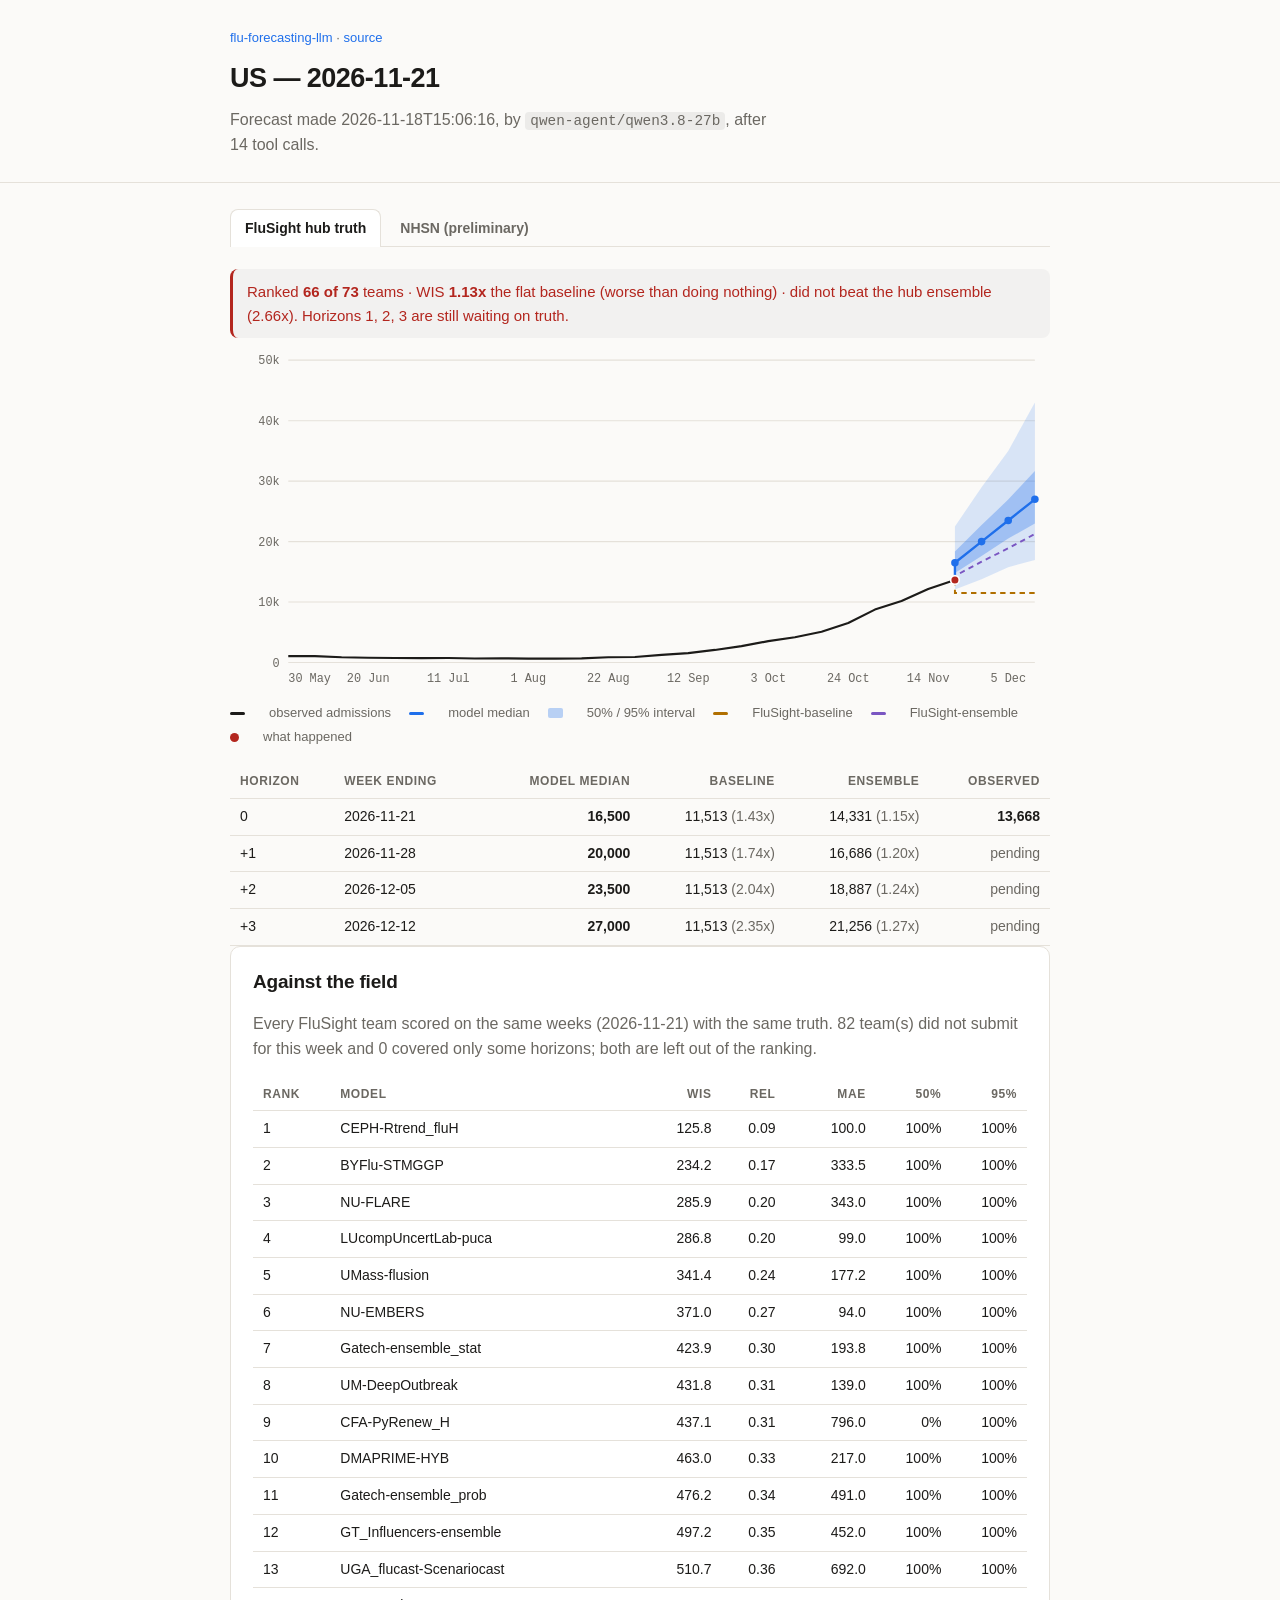
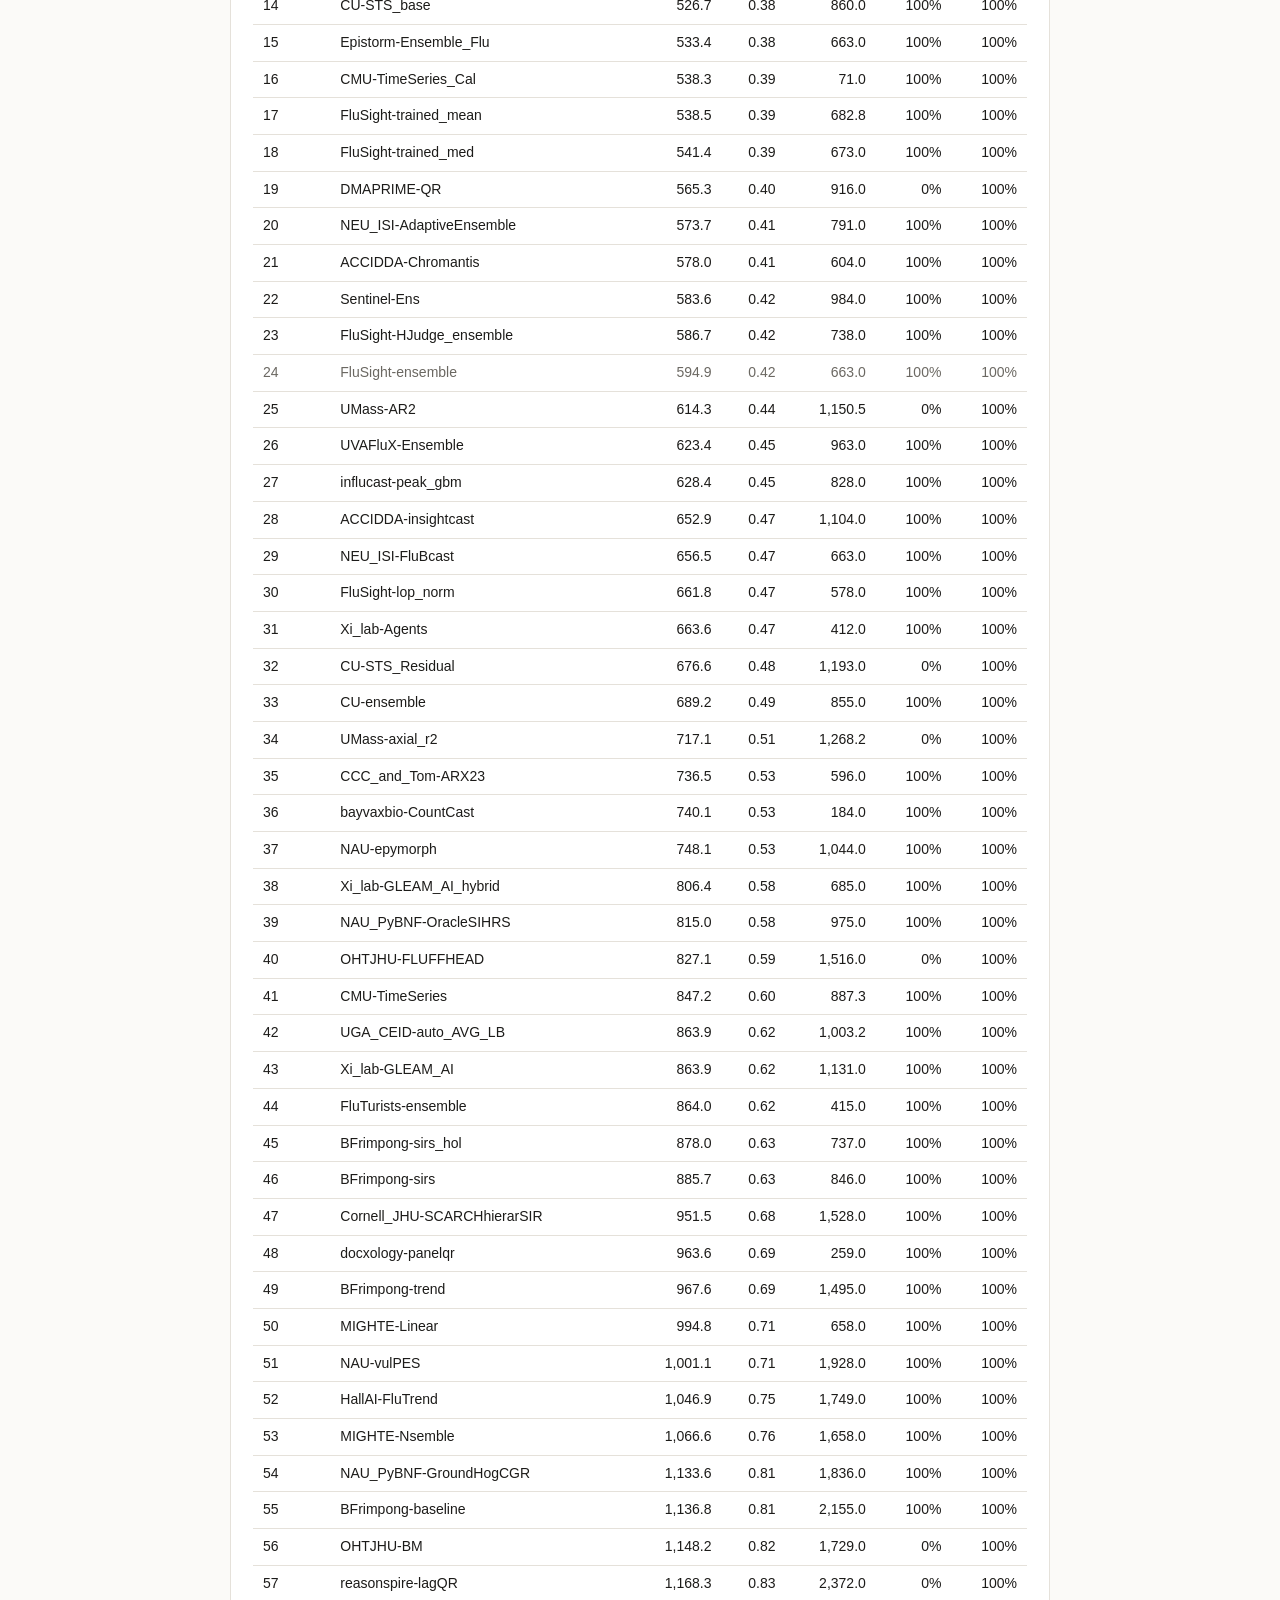
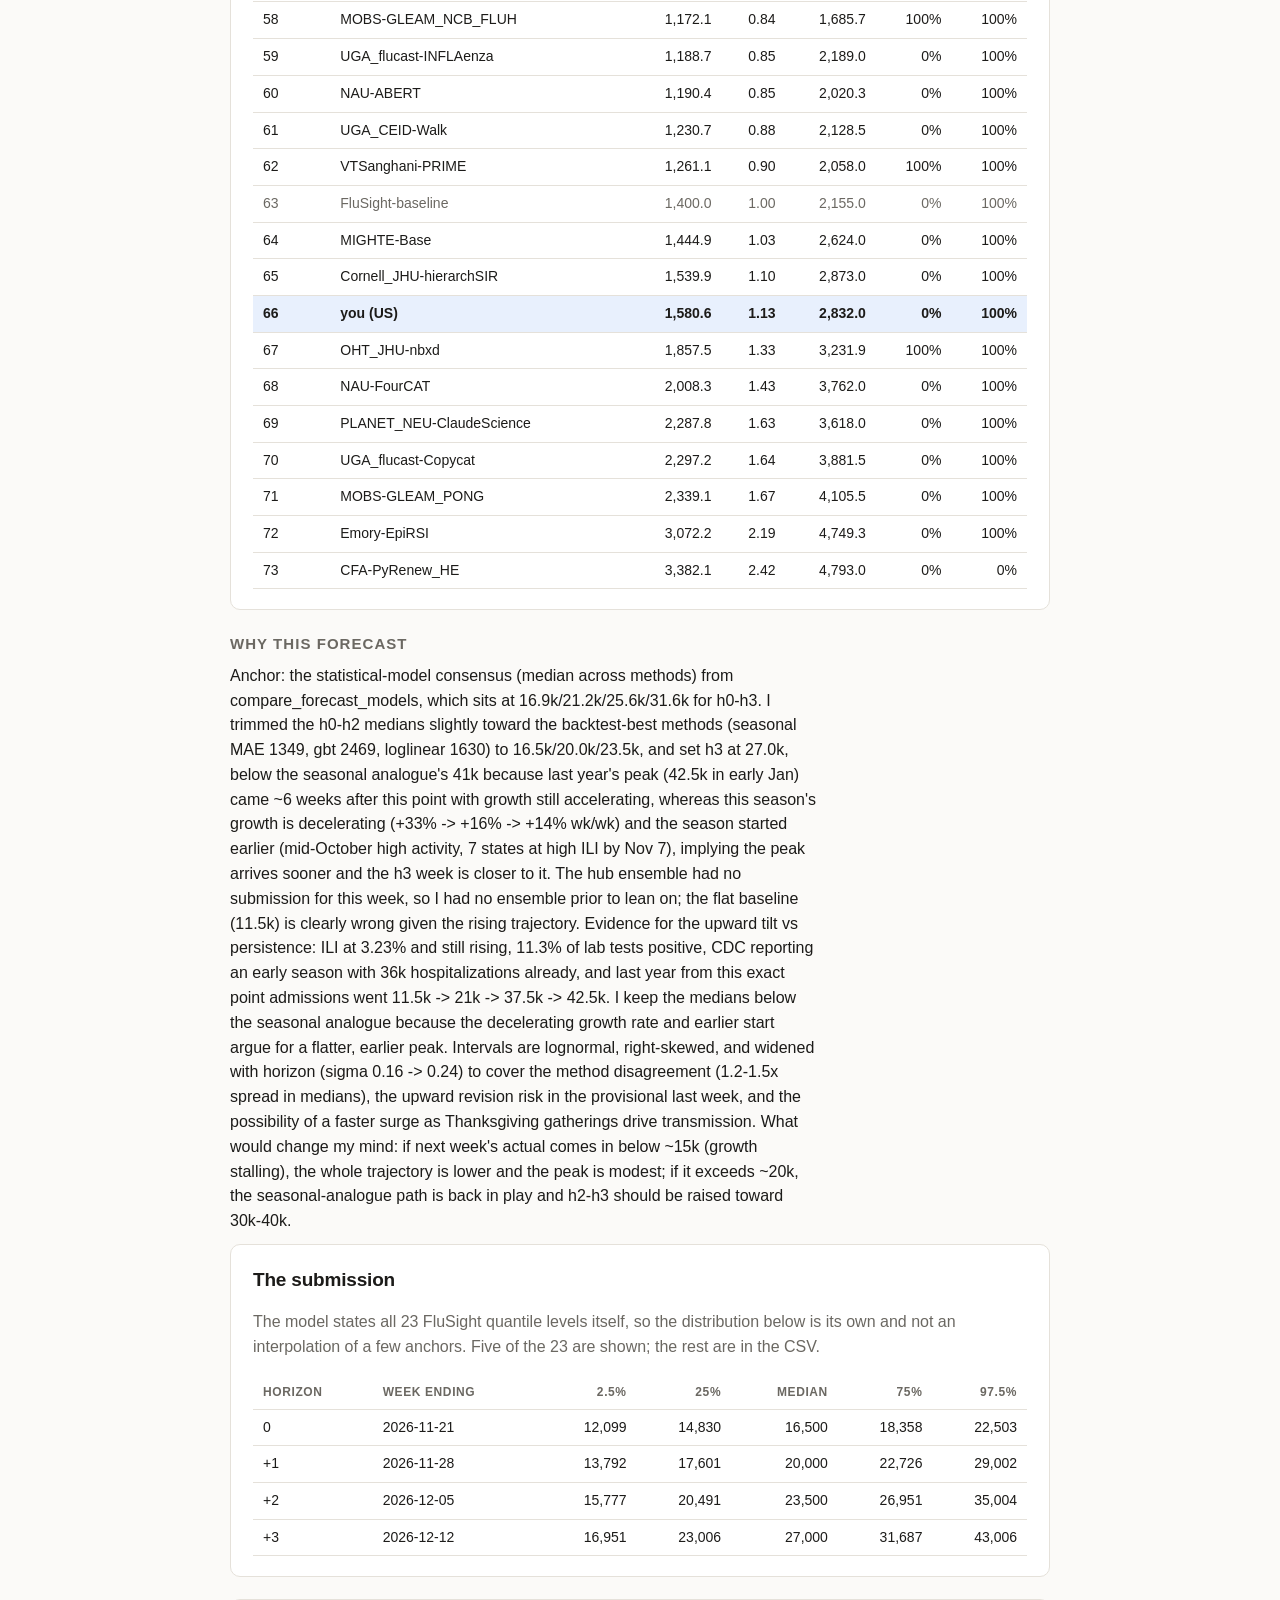
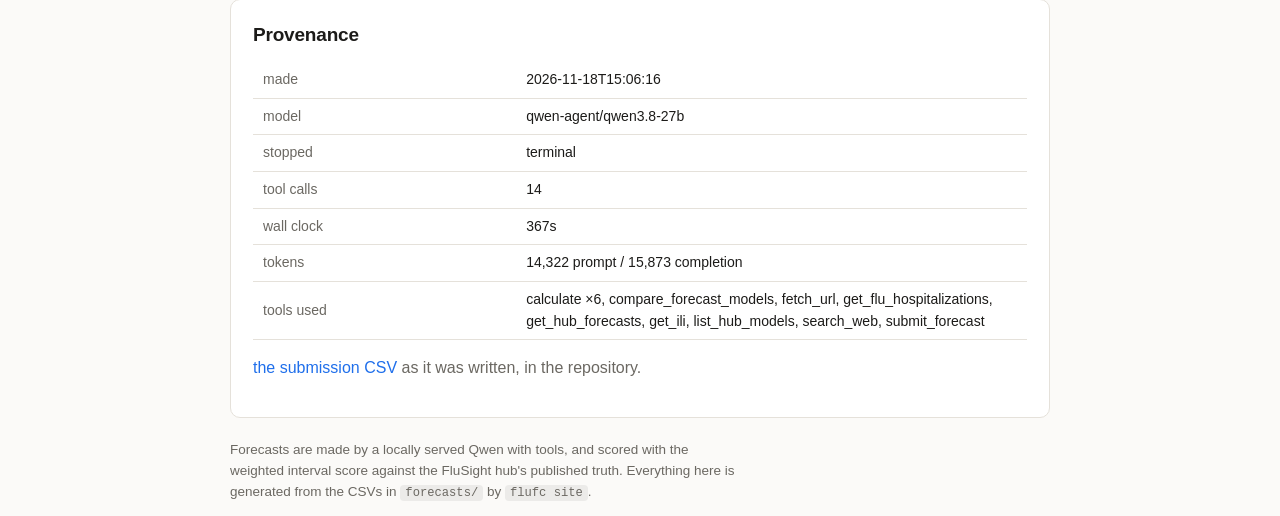
<file: docs/f/2026-11-21-US.html>
<!doctype html>
<html lang="en">
<head>
<meta charset="utf-8">
<meta name="viewport" content="width=device-width, initial-scale=1">
<title>US - 2026-11-21 &middot; flu forecasts</title>
<link rel="stylesheet" href="../style.css">
<script>
document.documentElement.classList.add("js");
document.addEventListener("DOMContentLoaded", function () {
  var KEY = "flufc-source", names = ["hub", "nhsn"];
  function show(name) {
    if (names.indexOf(name) < 0) name = "hub";
    document.querySelectorAll("[data-pane]").forEach(function (el) {
      el.classList.toggle("on", el.dataset.pane === name);
    });
    document.querySelectorAll("[data-tab]").forEach(function (el) {
      var on = el.dataset.tab === name;
      el.classList.toggle("on", on);
      el.setAttribute("aria-selected", on);
    });
    try { localStorage.setItem(KEY, name); } catch (e) {}
    document.querySelectorAll("a[href^='f/'], a[href^='../index.html']")
      .forEach(function (a) { a.hash = name; });
  }
  var saved = null;
  try { saved = localStorage.getItem(KEY); } catch (e) {}
  show(location.hash.slice(1) || saved);
  document.querySelectorAll("[data-tab]").forEach(function (el) {
    el.addEventListener("click", function (ev) {
      ev.preventDefault();
      history.replaceState(null, "", "#" + el.dataset.tab);
      show(el.dataset.tab);
    });
  });
});
</script>
</head>
<body>
<header class="top">
  <div class="wrap">
    <p class="crumb"><a href="../index.html">flu-forecasting-llm</a>
       &middot; <a href="https://github.com/chasehmathis/flu-forecasting-llm">source</a></p>
    <h1>US &mdash; 2026-11-21</h1>
    <p class="lede">Forecast made 2026-11-18T15:06:16, by <code>qwen-agent/qwen3.8-27b</code>, after 14 tool calls.</p>
  </div>
</header>
<main class="wrap">

<nav class="tabs" role="tablist">
  <a class="tab" role="tab" href="#hub" data-tab="hub">FluSight hub truth</a>
  <a class="tab" role="tab" href="#nhsn" data-tab="nhsn">NHSN (preliminary)</a>
</nav>
<div class="pane" id="pane-hub" data-pane="hub"><p class="status bad">Ranked <b>66 of 73</b> teams &middot; WIS <b>1.13x</b> the flat baseline (worse than doing nothing) &middot; did not beat the hub ensemble (2.66x). Horizons 1, 2, 3 are still waiting on truth.</p>
<svg viewBox="0 0 760 320" class="chart" role="img" aria-label="US forecast from 2026-11-21">
<line class="grid" x1="54" y1="286.0" x2="746" y2="286.0"/>
<text class="axis" x="46" y="290.0" text-anchor="end">0</text>
<line class="grid" x1="54" y1="229.9" x2="746" y2="229.9"/>
<text class="axis" x="46" y="233.9" text-anchor="end">10k</text>
<line class="grid" x1="54" y1="173.9" x2="746" y2="173.9"/>
<text class="axis" x="46" y="177.9" text-anchor="end">20k</text>
<line class="grid" x1="54" y1="117.8" x2="746" y2="117.8"/>
<text class="axis" x="46" y="121.8" text-anchor="end">30k</text>
<line class="grid" x1="54" y1="61.8" x2="746" y2="61.8"/>
<text class="axis" x="46" y="65.8" text-anchor="end">40k</text>
<line class="grid" x1="54" y1="5.7" x2="746" y2="5.7"/>
<text class="axis" x="46" y="9.7" text-anchor="end">50k</text>
<text class="axis" x="54.0" y="304.0" text-anchor="start">30 May</text>
<text class="axis" x="128.1" y="304.0" text-anchor="middle">20 Jun</text>
<text class="axis" x="202.3" y="304.0" text-anchor="middle">11 Jul</text>
<text class="axis" x="276.4" y="304.0" text-anchor="middle">1 Aug</text>
<text class="axis" x="350.6" y="304.0" text-anchor="middle">22 Aug</text>
<text class="axis" x="424.7" y="304.0" text-anchor="middle">12 Sep</text>
<text class="axis" x="498.9" y="304.0" text-anchor="middle">3 Oct</text>
<text class="axis" x="573.0" y="304.0" text-anchor="middle">24 Oct</text>
<text class="axis" x="647.1" y="304.0" text-anchor="middle">14 Nov</text>
<text class="axis" x="721.3" y="304.0" text-anchor="middle">5 Dec</text>
<polygon class="band-95" points="671.9,209.4 671.9,159.9 696.6,123.4 721.3,89.8 746.0,44.9 746.0,191.0 721.3,197.6 696.6,208.7 671.9,218.2 671.9,209.4"/>
<polygon class="band-50" points="671.9,209.4 671.9,183.1 696.6,158.6 721.3,134.9 746.0,108.4 746.0,157.0 721.3,171.1 696.6,187.3 671.9,202.9 671.9,209.4"/>
<polyline class="line-history" fill="none" points="54.0,280.0 78.7,280.1 103.4,281.1 128.1,281.5 152.9,281.8 177.6,281.9 202.3,281.8 227.0,282.2 251.7,282.1 276.4,282.3 301.1,282.4 325.9,282.1 350.6,281.1 375.3,280.8 400.0,278.9 424.7,277.2 449.4,274.3 474.1,270.8 498.9,266.1 523.6,262.5 548.3,257.4 573.0,249.3 597.7,236.9 622.4,228.9 647.1,217.9 671.9,209.4"/>
<polyline class="line-other other-0" fill="none" points="671.9,209.4 671.9,221.5 696.6,221.5 721.3,221.5 746.0,221.5"/>
<polyline class="line-other other-1" fill="none" points="671.9,209.4 671.9,205.7 696.6,192.5 721.3,180.1 746.0,166.8"/>
<polyline class="line-median" fill="none" points="671.9,209.4 671.9,193.5 696.6,173.9 721.3,154.3 746.0,134.7"/>
<circle class="dot-median" cx="671.9" cy="193.5" r="3.5"/>
<circle class="dot-median" cx="696.6" cy="173.9" r="3.5"/>
<circle class="dot-median" cx="721.3" cy="154.3" r="3.5"/>
<circle class="dot-median" cx="746.0" cy="134.7" r="3.5"/>
<circle class="dot-observed" cx="671.9" cy="209.4" r="4"/>
</svg>
<p class="legend"><span class="key k-history"></span>observed admissions <span class="key k-median"></span>model median <span class="key k-band"></span>50% / 95% interval <span class="key k-other other-0"></span>FluSight-baseline <span class="key k-other other-1"></span>FluSight-ensemble <span class="key k-truth"></span>what happened</p>
<div class="scroll"><table class="grid"><thead><tr><th>horizon</th><th>week ending</th><th>model median</th><th>baseline</th><th>ensemble</th><th>observed</th></tr></thead><tbody><tr><td>0</td><td>2026-11-21</td><td><b>16,500</b></td><td>11,513 <span class="muted">(1.43x)</span></td><td>14,331 <span class="muted">(1.15x)</span></td><td><b>13,668</b></td></tr><tr><td>+1</td><td>2026-11-28</td><td><b>20,000</b></td><td>11,513 <span class="muted">(1.74x)</span></td><td>16,686 <span class="muted">(1.20x)</span></td><td><span class="muted">pending</span></td></tr><tr><td>+2</td><td>2026-12-05</td><td><b>23,500</b></td><td>11,513 <span class="muted">(2.04x)</span></td><td>18,887 <span class="muted">(1.24x)</span></td><td><span class="muted">pending</span></td></tr><tr><td>+3</td><td>2026-12-12</td><td><b>27,000</b></td><td>11,513 <span class="muted">(2.35x)</span></td><td>21,256 <span class="muted">(1.27x)</span></td><td><span class="muted">pending</span></td></tr></tbody></table></div>

<section class="card">
  <div class="card-head"><h2>Against the field</h2></div>
  <p class="muted">Every FluSight team scored on the same weeks
     (2026-11-21) with the same truth. 82 team(s) did not submit for this week and 0 covered only some horizons; both are left out of the ranking.</p>
  <div class="scroll"><table class="grid board">
    <thead><tr><th>rank</th><th>model</th><th>WIS</th><th>rel</th>
      <th>MAE</th><th>50%</th><th>95%</th></tr></thead>
    <tbody><tr class=""><td>1</td><td>CEPH-Rtrend_fluH</td><td>125.8</td><td>0.09</td><td>100.0</td><td>100%</td><td>100%</td></tr><tr class=""><td>2</td><td>BYFlu-STMGGP</td><td>234.2</td><td>0.17</td><td>333.5</td><td>100%</td><td>100%</td></tr><tr class=""><td>3</td><td>NU-FLARE</td><td>285.9</td><td>0.20</td><td>343.0</td><td>100%</td><td>100%</td></tr><tr class=""><td>4</td><td>LUcompUncertLab-puca</td><td>286.8</td><td>0.20</td><td>99.0</td><td>100%</td><td>100%</td></tr><tr class=""><td>5</td><td>UMass-flusion</td><td>341.4</td><td>0.24</td><td>177.2</td><td>100%</td><td>100%</td></tr><tr class=""><td>6</td><td>NU-EMBERS</td><td>371.0</td><td>0.27</td><td>94.0</td><td>100%</td><td>100%</td></tr><tr class=""><td>7</td><td>Gatech-ensemble_stat</td><td>423.9</td><td>0.30</td><td>193.8</td><td>100%</td><td>100%</td></tr><tr class=""><td>8</td><td>UM-DeepOutbreak</td><td>431.8</td><td>0.31</td><td>139.0</td><td>100%</td><td>100%</td></tr><tr class=""><td>9</td><td>CFA-PyRenew_H</td><td>437.1</td><td>0.31</td><td>796.0</td><td>0%</td><td>100%</td></tr><tr class=""><td>10</td><td>DMAPRIME-HYB</td><td>463.0</td><td>0.33</td><td>217.0</td><td>100%</td><td>100%</td></tr><tr class=""><td>11</td><td>Gatech-ensemble_prob</td><td>476.2</td><td>0.34</td><td>491.0</td><td>100%</td><td>100%</td></tr><tr class=""><td>12</td><td>GT_Influencers-ensemble</td><td>497.2</td><td>0.35</td><td>452.0</td><td>100%</td><td>100%</td></tr><tr class=""><td>13</td><td>UGA_flucast-Scenariocast</td><td>510.7</td><td>0.36</td><td>692.0</td><td>100%</td><td>100%</td></tr><tr class=""><td>14</td><td>CU-STS_base</td><td>526.7</td><td>0.38</td><td>860.0</td><td>100%</td><td>100%</td></tr><tr class=""><td>15</td><td>Epistorm-Ensemble_Flu</td><td>533.4</td><td>0.38</td><td>663.0</td><td>100%</td><td>100%</td></tr><tr class=""><td>16</td><td>CMU-TimeSeries_Cal</td><td>538.3</td><td>0.39</td><td>71.0</td><td>100%</td><td>100%</td></tr><tr class=""><td>17</td><td>FluSight-trained_mean</td><td>538.5</td><td>0.39</td><td>682.8</td><td>100%</td><td>100%</td></tr><tr class=""><td>18</td><td>FluSight-trained_med</td><td>541.4</td><td>0.39</td><td>673.0</td><td>100%</td><td>100%</td></tr><tr class=""><td>19</td><td>DMAPRIME-QR</td><td>565.3</td><td>0.40</td><td>916.0</td><td>0%</td><td>100%</td></tr><tr class=""><td>20</td><td>NEU_ISI-AdaptiveEnsemble</td><td>573.7</td><td>0.41</td><td>791.0</td><td>100%</td><td>100%</td></tr><tr class=""><td>21</td><td>ACCIDDA-Chromantis</td><td>578.0</td><td>0.41</td><td>604.0</td><td>100%</td><td>100%</td></tr><tr class=""><td>22</td><td>Sentinel-Ens</td><td>583.6</td><td>0.42</td><td>984.0</td><td>100%</td><td>100%</td></tr><tr class=""><td>23</td><td>FluSight-HJudge_ensemble</td><td>586.7</td><td>0.42</td><td>738.0</td><td>100%</td><td>100%</td></tr><tr class="hub"><td>24</td><td>FluSight-ensemble</td><td>594.9</td><td>0.42</td><td>663.0</td><td>100%</td><td>100%</td></tr><tr class=""><td>25</td><td>UMass-AR2</td><td>614.3</td><td>0.44</td><td>1,150.5</td><td>0%</td><td>100%</td></tr><tr class=""><td>26</td><td>UVAFluX-Ensemble</td><td>623.4</td><td>0.45</td><td>963.0</td><td>100%</td><td>100%</td></tr><tr class=""><td>27</td><td>influcast-peak_gbm</td><td>628.4</td><td>0.45</td><td>828.0</td><td>100%</td><td>100%</td></tr><tr class=""><td>28</td><td>ACCIDDA-insightcast</td><td>652.9</td><td>0.47</td><td>1,104.0</td><td>100%</td><td>100%</td></tr><tr class=""><td>29</td><td>NEU_ISI-FluBcast</td><td>656.5</td><td>0.47</td><td>663.0</td><td>100%</td><td>100%</td></tr><tr class=""><td>30</td><td>FluSight-lop_norm</td><td>661.8</td><td>0.47</td><td>578.0</td><td>100%</td><td>100%</td></tr><tr class=""><td>31</td><td>Xi_lab-Agents</td><td>663.6</td><td>0.47</td><td>412.0</td><td>100%</td><td>100%</td></tr><tr class=""><td>32</td><td>CU-STS_Residual</td><td>676.6</td><td>0.48</td><td>1,193.0</td><td>0%</td><td>100%</td></tr><tr class=""><td>33</td><td>CU-ensemble</td><td>689.2</td><td>0.49</td><td>855.0</td><td>100%</td><td>100%</td></tr><tr class=""><td>34</td><td>UMass-axial_r2</td><td>717.1</td><td>0.51</td><td>1,268.2</td><td>0%</td><td>100%</td></tr><tr class=""><td>35</td><td>CCC_and_Tom-ARX23</td><td>736.5</td><td>0.53</td><td>596.0</td><td>100%</td><td>100%</td></tr><tr class=""><td>36</td><td>bayvaxbio-CountCast</td><td>740.1</td><td>0.53</td><td>184.0</td><td>100%</td><td>100%</td></tr><tr class=""><td>37</td><td>NAU-epymorph</td><td>748.1</td><td>0.53</td><td>1,044.0</td><td>100%</td><td>100%</td></tr><tr class=""><td>38</td><td>Xi_lab-GLEAM_AI_hybrid</td><td>806.4</td><td>0.58</td><td>685.0</td><td>100%</td><td>100%</td></tr><tr class=""><td>39</td><td>NAU_PyBNF-OracleSIHRS</td><td>815.0</td><td>0.58</td><td>975.0</td><td>100%</td><td>100%</td></tr><tr class=""><td>40</td><td>OHTJHU-FLUFFHEAD</td><td>827.1</td><td>0.59</td><td>1,516.0</td><td>0%</td><td>100%</td></tr><tr class=""><td>41</td><td>CMU-TimeSeries</td><td>847.2</td><td>0.60</td><td>887.3</td><td>100%</td><td>100%</td></tr><tr class=""><td>42</td><td>UGA_CEID-auto_AVG_LB</td><td>863.9</td><td>0.62</td><td>1,003.2</td><td>100%</td><td>100%</td></tr><tr class=""><td>43</td><td>Xi_lab-GLEAM_AI</td><td>863.9</td><td>0.62</td><td>1,131.0</td><td>100%</td><td>100%</td></tr><tr class=""><td>44</td><td>FluTurists-ensemble</td><td>864.0</td><td>0.62</td><td>415.0</td><td>100%</td><td>100%</td></tr><tr class=""><td>45</td><td>BFrimpong-sirs_hol</td><td>878.0</td><td>0.63</td><td>737.0</td><td>100%</td><td>100%</td></tr><tr class=""><td>46</td><td>BFrimpong-sirs</td><td>885.7</td><td>0.63</td><td>846.0</td><td>100%</td><td>100%</td></tr><tr class=""><td>47</td><td>Cornell_JHU-SCARCHhierarSIR</td><td>951.5</td><td>0.68</td><td>1,528.0</td><td>100%</td><td>100%</td></tr><tr class=""><td>48</td><td>docxology-panelqr</td><td>963.6</td><td>0.69</td><td>259.0</td><td>100%</td><td>100%</td></tr><tr class=""><td>49</td><td>BFrimpong-trend</td><td>967.6</td><td>0.69</td><td>1,495.0</td><td>100%</td><td>100%</td></tr><tr class=""><td>50</td><td>MIGHTE-Linear</td><td>994.8</td><td>0.71</td><td>658.0</td><td>100%</td><td>100%</td></tr><tr class=""><td>51</td><td>NAU-vulPES</td><td>1,001.1</td><td>0.71</td><td>1,928.0</td><td>100%</td><td>100%</td></tr><tr class=""><td>52</td><td>HallAI-FluTrend</td><td>1,046.9</td><td>0.75</td><td>1,749.0</td><td>100%</td><td>100%</td></tr><tr class=""><td>53</td><td>MIGHTE-Nsemble</td><td>1,066.6</td><td>0.76</td><td>1,658.0</td><td>100%</td><td>100%</td></tr><tr class=""><td>54</td><td>NAU_PyBNF-GroundHogCGR</td><td>1,133.6</td><td>0.81</td><td>1,836.0</td><td>100%</td><td>100%</td></tr><tr class=""><td>55</td><td>BFrimpong-baseline</td><td>1,136.8</td><td>0.81</td><td>2,155.0</td><td>100%</td><td>100%</td></tr><tr class=""><td>56</td><td>OHTJHU-BM</td><td>1,148.2</td><td>0.82</td><td>1,729.0</td><td>0%</td><td>100%</td></tr><tr class=""><td>57</td><td>reasonspire-lagQR</td><td>1,168.3</td><td>0.83</td><td>2,372.0</td><td>0%</td><td>100%</td></tr><tr class=""><td>58</td><td>MOBS-GLEAM_NCB_FLUH</td><td>1,172.1</td><td>0.84</td><td>1,685.7</td><td>100%</td><td>100%</td></tr><tr class=""><td>59</td><td>UGA_flucast-INFLAenza</td><td>1,188.7</td><td>0.85</td><td>2,189.0</td><td>0%</td><td>100%</td></tr><tr class=""><td>60</td><td>NAU-ABERT</td><td>1,190.4</td><td>0.85</td><td>2,020.3</td><td>0%</td><td>100%</td></tr><tr class=""><td>61</td><td>UGA_CEID-Walk</td><td>1,230.7</td><td>0.88</td><td>2,128.5</td><td>0%</td><td>100%</td></tr><tr class=""><td>62</td><td>VTSanghani-PRIME</td><td>1,261.1</td><td>0.90</td><td>2,058.0</td><td>100%</td><td>100%</td></tr><tr class="hub"><td>63</td><td>FluSight-baseline</td><td>1,400.0</td><td>1.00</td><td>2,155.0</td><td>0%</td><td>100%</td></tr><tr class=""><td>64</td><td>MIGHTE-Base</td><td>1,444.9</td><td>1.03</td><td>2,624.0</td><td>0%</td><td>100%</td></tr><tr class=""><td>65</td><td>Cornell_JHU-hierarchSIR</td><td>1,539.9</td><td>1.10</td><td>2,873.0</td><td>0%</td><td>100%</td></tr><tr class="you"><td>66</td><td>you (US)</td><td>1,580.6</td><td>1.13</td><td>2,832.0</td><td>0%</td><td>100%</td></tr><tr class=""><td>67</td><td>OHT_JHU-nbxd</td><td>1,857.5</td><td>1.33</td><td>3,231.9</td><td>100%</td><td>100%</td></tr><tr class=""><td>68</td><td>NAU-FourCAT</td><td>2,008.3</td><td>1.43</td><td>3,762.0</td><td>0%</td><td>100%</td></tr><tr class=""><td>69</td><td>PLANET_NEU-ClaudeScience</td><td>2,287.8</td><td>1.63</td><td>3,618.0</td><td>0%</td><td>100%</td></tr><tr class=""><td>70</td><td>UGA_flucast-Copycat</td><td>2,297.2</td><td>1.64</td><td>3,881.5</td><td>0%</td><td>100%</td></tr><tr class=""><td>71</td><td>MOBS-GLEAM_PONG</td><td>2,339.1</td><td>1.67</td><td>4,105.5</td><td>0%</td><td>100%</td></tr><tr class=""><td>72</td><td>Emory-EpiRSI</td><td>3,072.2</td><td>2.19</td><td>4,749.3</td><td>0%</td><td>100%</td></tr><tr class=""><td>73</td><td>CFA-PyRenew_HE</td><td>3,382.1</td><td>2.42</td><td>4,793.0</td><td>0%</td><td>0%</td></tr></tbody>
  </table></div>
</section></div>
<div class="pane" id="pane-nhsn" data-pane="nhsn">
<p class="status pending">Testing numbers. Scored against the latest NHSN
   release, published through <b>2026-11-21</b>, which the
   CDC still revises for recent weeks. Out of season there is no FluSight field
   to rank against, so &ldquo;vs. flat&rdquo; is a flat baseline built here
   from the last NHSN week before each reference date &mdash; not
   FluSight-baseline. The hub tab is the official record.</p>
<p class="status bad"><b>1 of 4</b> horizons have NHSN data &middot; WIS <b>1,580.6</b> &middot; <b>1.44x</b> the flat baseline's WIS (worse) &middot; 95% interval coverage 100%.</p>
<svg viewBox="0 0 760 320" class="chart" role="img" aria-label="US forecast from 2026-11-21">
<line class="grid" x1="54" y1="286.0" x2="746" y2="286.0"/>
<text class="axis" x="46" y="290.0" text-anchor="end">0</text>
<line class="grid" x1="54" y1="229.9" x2="746" y2="229.9"/>
<text class="axis" x="46" y="233.9" text-anchor="end">10k</text>
<line class="grid" x1="54" y1="173.9" x2="746" y2="173.9"/>
<text class="axis" x="46" y="177.9" text-anchor="end">20k</text>
<line class="grid" x1="54" y1="117.8" x2="746" y2="117.8"/>
<text class="axis" x="46" y="121.8" text-anchor="end">30k</text>
<line class="grid" x1="54" y1="61.8" x2="746" y2="61.8"/>
<text class="axis" x="46" y="65.8" text-anchor="end">40k</text>
<line class="grid" x1="54" y1="5.7" x2="746" y2="5.7"/>
<text class="axis" x="46" y="9.7" text-anchor="end">50k</text>
<text class="axis" x="54.0" y="304.0" text-anchor="start">30 May</text>
<text class="axis" x="128.1" y="304.0" text-anchor="middle">20 Jun</text>
<text class="axis" x="202.3" y="304.0" text-anchor="middle">11 Jul</text>
<text class="axis" x="276.4" y="304.0" text-anchor="middle">1 Aug</text>
<text class="axis" x="350.6" y="304.0" text-anchor="middle">22 Aug</text>
<text class="axis" x="424.7" y="304.0" text-anchor="middle">12 Sep</text>
<text class="axis" x="498.9" y="304.0" text-anchor="middle">3 Oct</text>
<text class="axis" x="573.0" y="304.0" text-anchor="middle">24 Oct</text>
<text class="axis" x="647.1" y="304.0" text-anchor="middle">14 Nov</text>
<text class="axis" x="721.3" y="304.0" text-anchor="middle">5 Dec</text>
<polygon class="band-95" points="671.9,209.4 671.9,159.9 696.6,123.4 721.3,89.8 746.0,44.9 746.0,191.0 721.3,197.6 696.6,208.7 671.9,218.2 671.9,209.4"/>
<polygon class="band-50" points="671.9,209.4 671.9,183.1 696.6,158.6 721.3,134.9 746.0,108.4 746.0,157.0 721.3,171.1 696.6,187.3 671.9,202.9 671.9,209.4"/>
<polyline class="line-history" fill="none" points="54.0,280.0 78.7,280.1 103.4,281.1 128.1,281.5 152.9,281.8 177.6,281.9 202.3,281.8 227.0,282.2 251.7,282.1 276.4,282.3 301.1,282.4 325.9,282.1 350.6,281.1 375.3,280.8 400.0,278.9 424.7,277.2 449.4,274.3 474.1,270.8 498.9,266.1 523.6,262.5 548.3,257.4 573.0,249.3 597.7,236.9 622.4,228.9 647.1,217.9 671.9,209.4"/>
<polyline class="line-other other-0" fill="none" points="671.9,209.4 671.9,221.5 696.6,221.5 721.3,221.5 746.0,221.5"/>
<polyline class="line-other other-1" fill="none" points="671.9,209.4 671.9,205.7 696.6,192.5 721.3,180.1 746.0,166.8"/>
<polyline class="line-median" fill="none" points="671.9,209.4 671.9,193.5 696.6,173.9 721.3,154.3 746.0,134.7"/>
<circle class="dot-median" cx="671.9" cy="193.5" r="3.5"/>
<circle class="dot-median" cx="696.6" cy="173.9" r="3.5"/>
<circle class="dot-median" cx="721.3" cy="154.3" r="3.5"/>
<circle class="dot-median" cx="746.0" cy="134.7" r="3.5"/>
<circle class="dot-observed" cx="671.9" cy="209.4" r="4"/>
</svg>
<p class="legend"><span class="key k-history"></span>observed admissions <span class="key k-median"></span>model median <span class="key k-band"></span>50% / 95% interval <span class="key k-other other-0"></span>FluSight-baseline <span class="key k-other other-1"></span>FluSight-ensemble <span class="key k-truth"></span>what happened</p>
<div class="scroll"><table class="grid"><thead><tr><th>horizon</th><th>week ending</th><th>model median</th><th>NHSN</th><th>WIS</th><th>abs error</th><th>in 50%</th><th>in 95%</th></tr></thead><tbody><tr><td>0</td><td>2026-11-21</td><td><b>16,500</b></td><td><b>13,668</b></td><td>1,580.6</td><td>2,832</td><td><span class="bad">no</span></td><td><span class="good">yes</span></td></tr><tr><td>+1</td><td>2026-11-28</td><td><b>20,000</b></td><td><span class="muted">pending</span></td><td>&mdash;</td><td>&mdash;</td><td>&mdash;</td><td>&mdash;</td></tr><tr><td>+2</td><td>2026-12-05</td><td><b>23,500</b></td><td><span class="muted">pending</span></td><td>&mdash;</td><td>&mdash;</td><td>&mdash;</td><td>&mdash;</td></tr><tr><td>+3</td><td>2026-12-12</td><td><b>27,000</b></td><td><span class="muted">pending</span></td><td>&mdash;</td><td>&mdash;</td><td>&mdash;</td><td>&mdash;</td></tr></tbody></table></div></div>
<div class="why"><h3>Why this forecast</h3><p>Anchor: the statistical-model consensus (median across methods) from compare_forecast_models, which sits at 16.9k/21.2k/25.6k/31.6k for h0-h3. I trimmed the h0-h2 medians slightly toward the backtest-best methods (seasonal MAE 1349, gbt 2469, loglinear 1630) to 16.5k/20.0k/23.5k, and set h3 at 27.0k, below the seasonal analogue&#x27;s 41k because last year&#x27;s peak (42.5k in early Jan) came ~6 weeks after this point with growth still accelerating, whereas this season&#x27;s growth is decelerating (+33% -&gt; +16% -&gt; +14% wk/wk) and the season started earlier (mid-October high activity, 7 states at high ILI by Nov 7), implying the peak arrives sooner and the h3 week is closer to it. The hub ensemble had no submission for this week, so I had no ensemble prior to lean on; the flat baseline (11.5k) is clearly wrong given the rising trajectory. Evidence for the upward tilt vs persistence: ILI at 3.23% and still rising, 11.3% of lab tests positive, CDC reporting an early season with 36k hospitalizations already, and last year from this exact point admissions went 11.5k -&gt; 21k -&gt; 37.5k -&gt; 42.5k. I keep the medians below the seasonal analogue because the decelerating growth rate and earlier start argue for a flatter, earlier peak. Intervals are lognormal, right-skewed, and widened with horizon (sigma 0.16 -&gt; 0.24) to cover the method disagreement (1.2-1.5x spread in medians), the upward revision risk in the provisional last week, and the possibility of a faster surge as Thanksgiving gatherings drive transmission. What would change my mind: if next week&#x27;s actual comes in below ~15k (growth stalling), the whole trajectory is lower and the peak is modest; if it exceeds ~20k, the seasonal-analogue path is back in play and h2-h3 should be raised toward 30k-40k.</p></div>

<section class="card">
  <div class="card-head"><h2>The submission</h2></div>
  <p class="muted">The model states all 23 FluSight quantile levels itself, so
     the distribution below is its own and not an interpolation of a few
     anchors. Five of the 23 are shown; the rest are in the CSV.</p>
  <div class="scroll"><table class="grid">
    <thead><tr><th>horizon</th><th>week ending</th><th>2.5%</th><th>25%</th><th>median</th><th>75%</th><th>97.5%</th></tr></thead><tbody><tr><td>0</td><td>2026-11-21</td><td>12,099</td><td>14,830</td><td>16,500</td><td>18,358</td><td>22,503</td></tr><tr><td>+1</td><td>2026-11-28</td><td>13,792</td><td>17,601</td><td>20,000</td><td>22,726</td><td>29,002</td></tr><tr><td>+2</td><td>2026-12-05</td><td>15,777</td><td>20,491</td><td>23,500</td><td>26,951</td><td>35,004</td></tr><tr><td>+3</td><td>2026-12-12</td><td>16,951</td><td>23,006</td><td>27,000</td><td>31,687</td><td>43,006</td></tr></tbody>
  </table></div>
</section>

<section class="card">
  <div class="card-head"><h2>Provenance</h2></div>
  <table class="grid meta"><tbody><tr><th>made</th><td>2026-11-18T15:06:16</td></tr><tr><th>model</th><td>qwen-agent/qwen3.8-27b</td></tr><tr><th>stopped</th><td>terminal</td></tr><tr><th>tool calls</th><td>14</td></tr><tr><th>wall clock</th><td>367s</td></tr><tr><th>tokens</th><td>14,322 prompt / 15,873 completion</td></tr><tr><th>tools used</th><td>calculate &times;6, compare_forecast_models, fetch_url, get_flu_hospitalizations, get_hub_forecasts, get_ili, list_hub_models, search_web, submit_forecast</td></tr></tbody></table>
  <p class="muted"><a href="https://github.com/chasehmathis/flu-forecasting-llm/blob/main/forecasts/2026-11-21/US.csv">the submission CSV</a> as it was
     written, in the repository.</p>
</section>
</main>
<footer class="wrap">
  <p class="muted">Forecasts are made by a locally served Qwen with tools, and
     scored with the weighted interval score against the FluSight hub's
     published truth. Everything here is generated from the CSVs in
     <code>forecasts/</code> by <code>flufc site</code>.</p>
</footer>
</body>
</html>
</file>
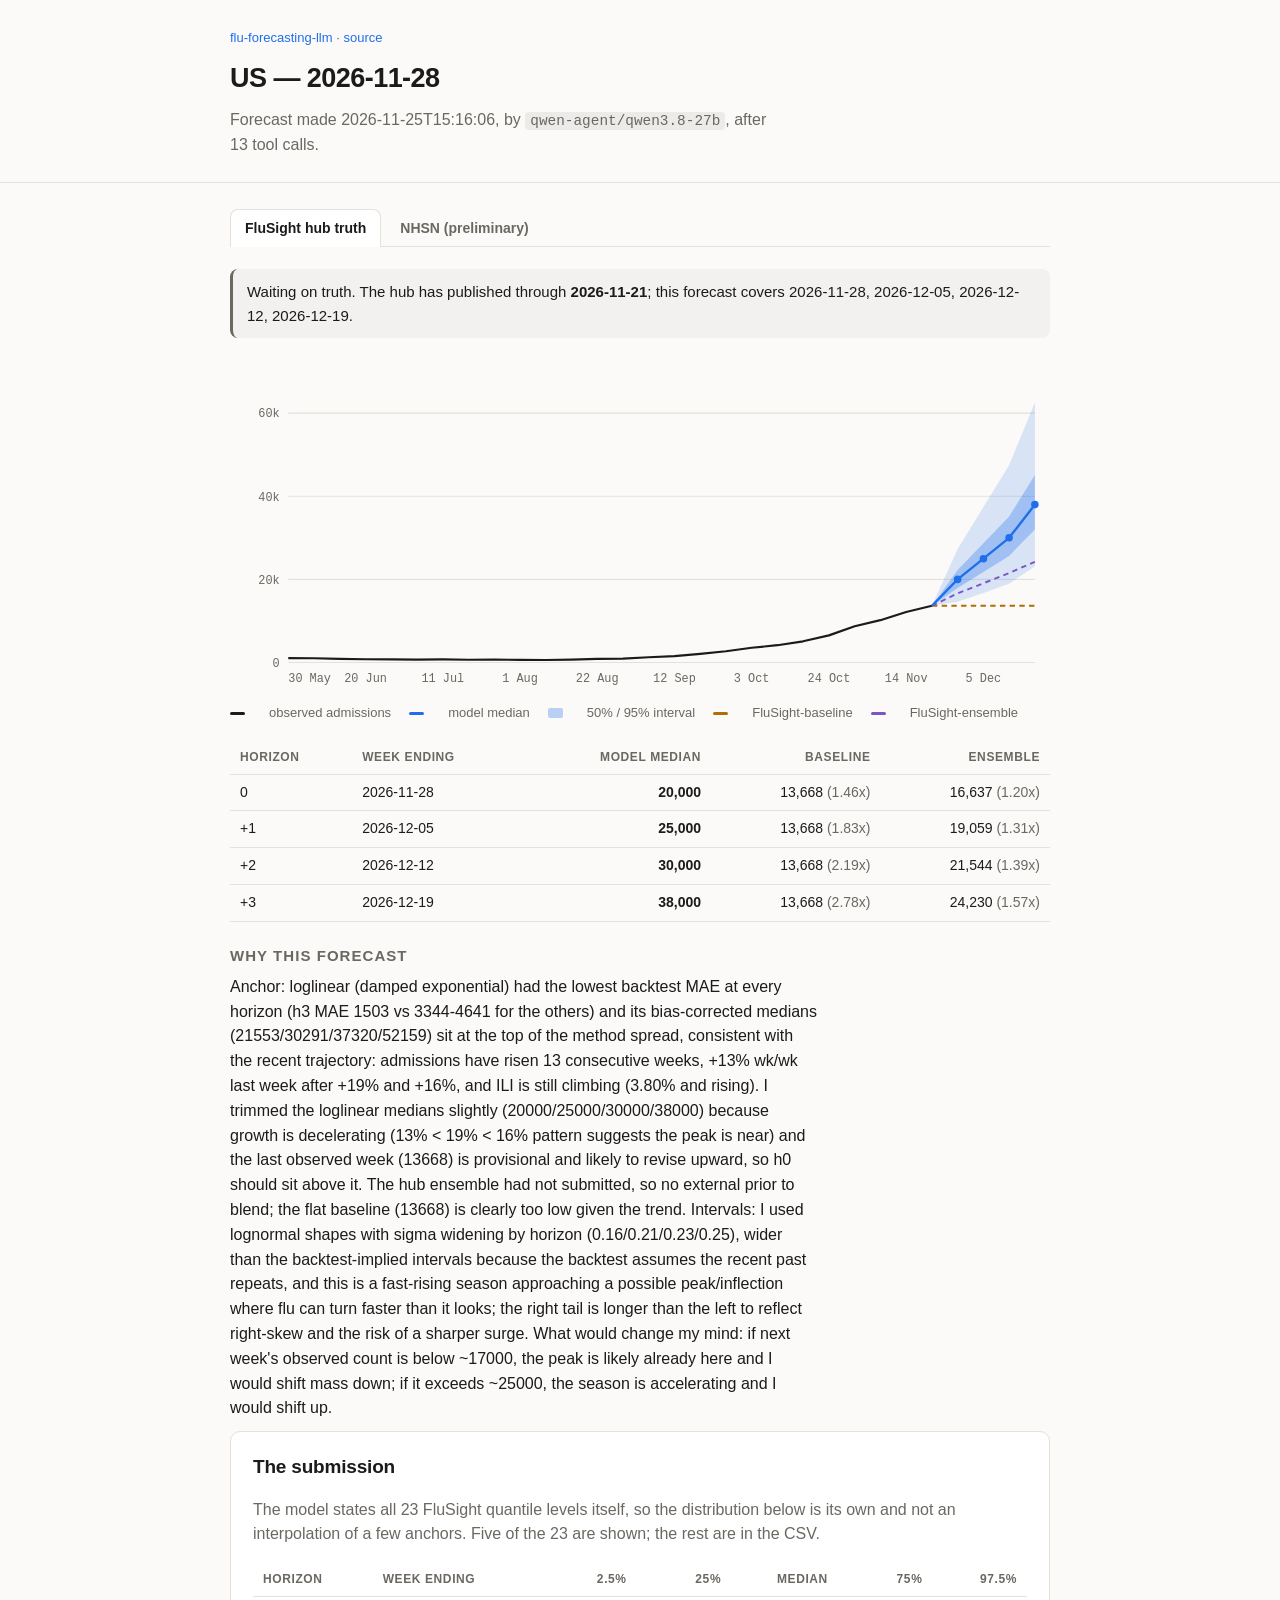
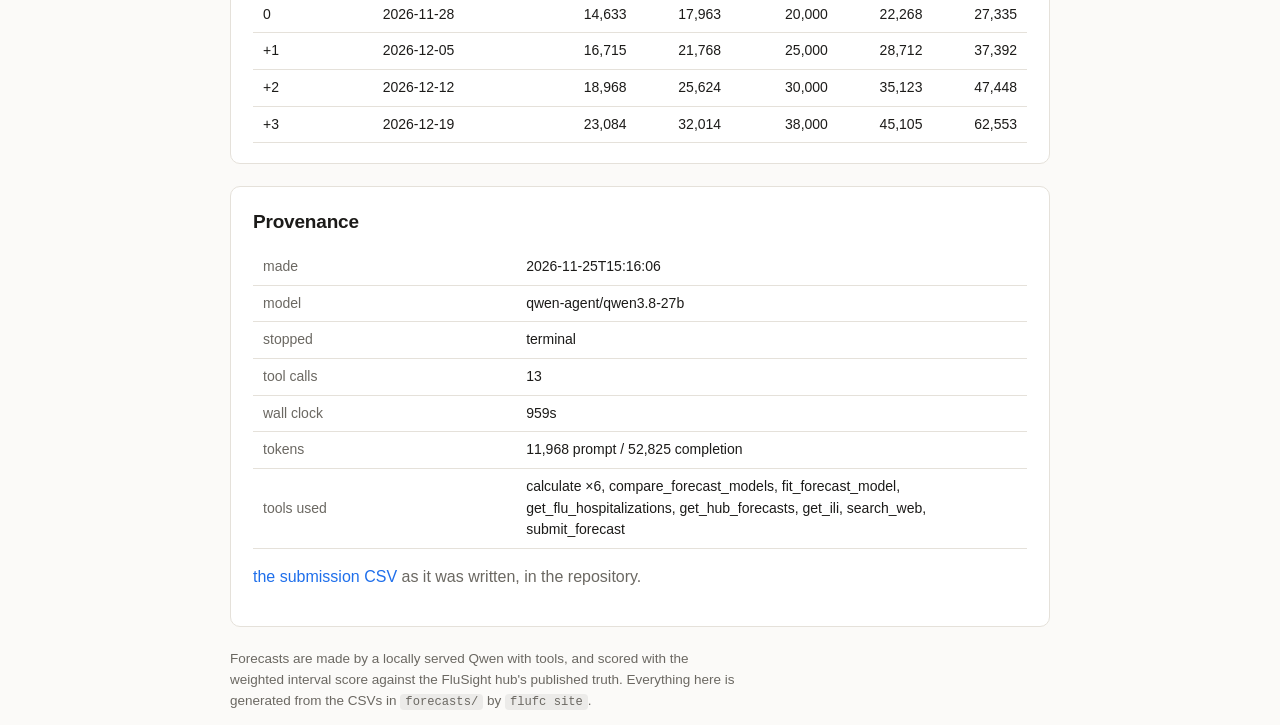
<file: docs/f/2026-11-28-US.html>
<!doctype html>
<html lang="en">
<head>
<meta charset="utf-8">
<meta name="viewport" content="width=device-width, initial-scale=1">
<title>US - 2026-11-28 &middot; flu forecasts</title>
<link rel="stylesheet" href="../style.css">
<script>
document.documentElement.classList.add("js");
document.addEventListener("DOMContentLoaded", function () {
  var KEY = "flufc-source", names = ["hub", "nhsn"];
  function show(name) {
    if (names.indexOf(name) < 0) name = "hub";
    document.querySelectorAll("[data-pane]").forEach(function (el) {
      el.classList.toggle("on", el.dataset.pane === name);
    });
    document.querySelectorAll("[data-tab]").forEach(function (el) {
      var on = el.dataset.tab === name;
      el.classList.toggle("on", on);
      el.setAttribute("aria-selected", on);
    });
    try { localStorage.setItem(KEY, name); } catch (e) {}
    document.querySelectorAll("a[href^='f/'], a[href^='../index.html']")
      .forEach(function (a) { a.hash = name; });
  }
  var saved = null;
  try { saved = localStorage.getItem(KEY); } catch (e) {}
  show(location.hash.slice(1) || saved);
  document.querySelectorAll("[data-tab]").forEach(function (el) {
    el.addEventListener("click", function (ev) {
      ev.preventDefault();
      history.replaceState(null, "", "#" + el.dataset.tab);
      show(el.dataset.tab);
    });
  });
});
</script>
</head>
<body>
<header class="top">
  <div class="wrap">
    <p class="crumb"><a href="../index.html">flu-forecasting-llm</a>
       &middot; <a href="https://github.com/chasehmathis/flu-forecasting-llm">source</a></p>
    <h1>US &mdash; 2026-11-28</h1>
    <p class="lede">Forecast made 2026-11-25T15:16:06, by <code>qwen-agent/qwen3.8-27b</code>, after 13 tool calls.</p>
  </div>
</header>
<main class="wrap">

<nav class="tabs" role="tablist">
  <a class="tab" role="tab" href="#hub" data-tab="hub">FluSight hub truth</a>
  <a class="tab" role="tab" href="#nhsn" data-tab="nhsn">NHSN (preliminary)</a>
</nav>
<div class="pane" id="pane-hub" data-pane="hub"><p class="status pending">Waiting on truth. The hub has published through <b>2026-11-21</b>; this forecast covers 2026-11-28, 2026-12-05, 2026-12-12, 2026-12-19.</p>
<svg viewBox="0 0 760 320" class="chart" role="img" aria-label="US forecast from 2026-11-28">
<line class="grid" x1="54" y1="286.0" x2="746" y2="286.0"/>
<text class="axis" x="46" y="290.0" text-anchor="end">0</text>
<line class="grid" x1="54" y1="208.9" x2="746" y2="208.9"/>
<text class="axis" x="46" y="212.9" text-anchor="end">20k</text>
<line class="grid" x1="54" y1="131.8" x2="746" y2="131.8"/>
<text class="axis" x="46" y="135.8" text-anchor="end">40k</text>
<line class="grid" x1="54" y1="54.8" x2="746" y2="54.8"/>
<text class="axis" x="46" y="58.8" text-anchor="end">60k</text>
<line class="grid" x1="54" y1="-22.3" x2="746" y2="-22.3"/>
<text class="axis" x="46" y="-18.3" text-anchor="end">80k</text>
<text class="axis" x="54.0" y="304.0" text-anchor="start">30 May</text>
<text class="axis" x="125.6" y="304.0" text-anchor="middle">20 Jun</text>
<text class="axis" x="197.2" y="304.0" text-anchor="middle">11 Jul</text>
<text class="axis" x="268.8" y="304.0" text-anchor="middle">1 Aug</text>
<text class="axis" x="340.3" y="304.0" text-anchor="middle">22 Aug</text>
<text class="axis" x="411.9" y="304.0" text-anchor="middle">12 Sep</text>
<text class="axis" x="483.5" y="304.0" text-anchor="middle">3 Oct</text>
<text class="axis" x="555.1" y="304.0" text-anchor="middle">24 Oct</text>
<text class="axis" x="626.7" y="304.0" text-anchor="middle">14 Nov</text>
<text class="axis" x="698.3" y="304.0" text-anchor="middle">5 Dec</text>
<polygon class="band-95" points="650.6,233.3 674.4,180.7 698.3,141.9 722.1,103.1 746.0,44.9 746.0,197.0 722.1,212.9 698.3,221.6 674.4,229.6 650.6,233.3"/>
<polygon class="band-50" points="650.6,233.3 674.4,200.2 698.3,175.3 722.1,150.6 746.0,112.2 746.0,162.6 722.1,187.2 698.3,202.1 674.4,216.8 650.6,233.3"/>
<polyline class="line-history" fill="none" points="54.0,281.9 77.9,282.0 101.7,282.6 125.6,282.9 149.4,283.1 173.3,283.2 197.2,283.1 221.0,283.4 244.9,283.3 268.8,283.5 292.6,283.6 316.5,283.3 340.3,282.6 364.2,282.4 388.1,281.1 411.9,280.0 435.8,277.9 459.7,275.5 483.5,272.3 507.4,269.9 531.2,266.3 555.1,260.8 579.0,252.3 602.8,246.7 626.7,239.2 650.6,233.3"/>
<polyline class="line-other other-0" fill="none" points="650.6,233.3 674.4,233.3 698.3,233.3 722.1,233.3 746.0,233.3"/>
<polyline class="line-other other-1" fill="none" points="650.6,233.3 674.4,221.9 698.3,212.5 722.1,203.0 746.0,192.6"/>
<polyline class="line-median" fill="none" points="650.6,233.3 674.4,208.9 698.3,189.7 722.1,170.4 746.0,139.6"/>
<circle class="dot-median" cx="674.4" cy="208.9" r="3.5"/>
<circle class="dot-median" cx="698.3" cy="189.7" r="3.5"/>
<circle class="dot-median" cx="722.1" cy="170.4" r="3.5"/>
<circle class="dot-median" cx="746.0" cy="139.6" r="3.5"/>
</svg>
<p class="legend"><span class="key k-history"></span>observed admissions <span class="key k-median"></span>model median <span class="key k-band"></span>50% / 95% interval <span class="key k-other other-0"></span>FluSight-baseline <span class="key k-other other-1"></span>FluSight-ensemble</p>
<div class="scroll"><table class="grid"><thead><tr><th>horizon</th><th>week ending</th><th>model median</th><th>baseline</th><th>ensemble</th></tr></thead><tbody><tr><td>0</td><td>2026-11-28</td><td><b>20,000</b></td><td>13,668 <span class="muted">(1.46x)</span></td><td>16,637 <span class="muted">(1.20x)</span></td></tr><tr><td>+1</td><td>2026-12-05</td><td><b>25,000</b></td><td>13,668 <span class="muted">(1.83x)</span></td><td>19,059 <span class="muted">(1.31x)</span></td></tr><tr><td>+2</td><td>2026-12-12</td><td><b>30,000</b></td><td>13,668 <span class="muted">(2.19x)</span></td><td>21,544 <span class="muted">(1.39x)</span></td></tr><tr><td>+3</td><td>2026-12-19</td><td><b>38,000</b></td><td>13,668 <span class="muted">(2.78x)</span></td><td>24,230 <span class="muted">(1.57x)</span></td></tr></tbody></table></div></div>
<div class="pane" id="pane-nhsn" data-pane="nhsn">
<p class="status pending">Testing numbers. Scored against the latest NHSN
   release, published through <b>2026-11-21</b>, which the
   CDC still revises for recent weeks. Out of season there is no FluSight field
   to rank against, so &ldquo;vs. flat&rdquo; is a flat baseline built here
   from the last NHSN week before each reference date &mdash; not
   FluSight-baseline. The hub tab is the official record.</p>
<p class="status pending">NHSN has published through <b>2026-11-21</b>; this forecast covers 2026-11-28, 2026-12-05, 2026-12-12, 2026-12-19.</p>
<svg viewBox="0 0 760 320" class="chart" role="img" aria-label="US forecast from 2026-11-28">
<line class="grid" x1="54" y1="286.0" x2="746" y2="286.0"/>
<text class="axis" x="46" y="290.0" text-anchor="end">0</text>
<line class="grid" x1="54" y1="208.9" x2="746" y2="208.9"/>
<text class="axis" x="46" y="212.9" text-anchor="end">20k</text>
<line class="grid" x1="54" y1="131.8" x2="746" y2="131.8"/>
<text class="axis" x="46" y="135.8" text-anchor="end">40k</text>
<line class="grid" x1="54" y1="54.8" x2="746" y2="54.8"/>
<text class="axis" x="46" y="58.8" text-anchor="end">60k</text>
<line class="grid" x1="54" y1="-22.3" x2="746" y2="-22.3"/>
<text class="axis" x="46" y="-18.3" text-anchor="end">80k</text>
<text class="axis" x="54.0" y="304.0" text-anchor="start">30 May</text>
<text class="axis" x="125.6" y="304.0" text-anchor="middle">20 Jun</text>
<text class="axis" x="197.2" y="304.0" text-anchor="middle">11 Jul</text>
<text class="axis" x="268.8" y="304.0" text-anchor="middle">1 Aug</text>
<text class="axis" x="340.3" y="304.0" text-anchor="middle">22 Aug</text>
<text class="axis" x="411.9" y="304.0" text-anchor="middle">12 Sep</text>
<text class="axis" x="483.5" y="304.0" text-anchor="middle">3 Oct</text>
<text class="axis" x="555.1" y="304.0" text-anchor="middle">24 Oct</text>
<text class="axis" x="626.7" y="304.0" text-anchor="middle">14 Nov</text>
<text class="axis" x="698.3" y="304.0" text-anchor="middle">5 Dec</text>
<polygon class="band-95" points="650.6,233.3 674.4,180.7 698.3,141.9 722.1,103.1 746.0,44.9 746.0,197.0 722.1,212.9 698.3,221.6 674.4,229.6 650.6,233.3"/>
<polygon class="band-50" points="650.6,233.3 674.4,200.2 698.3,175.3 722.1,150.6 746.0,112.2 746.0,162.6 722.1,187.2 698.3,202.1 674.4,216.8 650.6,233.3"/>
<polyline class="line-history" fill="none" points="54.0,281.9 77.9,282.0 101.7,282.6 125.6,282.9 149.4,283.1 173.3,283.2 197.2,283.1 221.0,283.4 244.9,283.3 268.8,283.5 292.6,283.6 316.5,283.3 340.3,282.6 364.2,282.4 388.1,281.1 411.9,280.0 435.8,277.9 459.7,275.5 483.5,272.3 507.4,269.9 531.2,266.3 555.1,260.8 579.0,252.3 602.8,246.7 626.7,239.2 650.6,233.3"/>
<polyline class="line-other other-0" fill="none" points="650.6,233.3 674.4,233.3 698.3,233.3 722.1,233.3 746.0,233.3"/>
<polyline class="line-other other-1" fill="none" points="650.6,233.3 674.4,221.9 698.3,212.5 722.1,203.0 746.0,192.6"/>
<polyline class="line-median" fill="none" points="650.6,233.3 674.4,208.9 698.3,189.7 722.1,170.4 746.0,139.6"/>
<circle class="dot-median" cx="674.4" cy="208.9" r="3.5"/>
<circle class="dot-median" cx="698.3" cy="189.7" r="3.5"/>
<circle class="dot-median" cx="722.1" cy="170.4" r="3.5"/>
<circle class="dot-median" cx="746.0" cy="139.6" r="3.5"/>
</svg>
<p class="legend"><span class="key k-history"></span>observed admissions <span class="key k-median"></span>model median <span class="key k-band"></span>50% / 95% interval <span class="key k-other other-0"></span>FluSight-baseline <span class="key k-other other-1"></span>FluSight-ensemble</p>
<div class="scroll"><table class="grid"><thead><tr><th>horizon</th><th>week ending</th><th>model median</th><th>NHSN</th><th>WIS</th><th>abs error</th><th>in 50%</th><th>in 95%</th></tr></thead><tbody><tr><td>0</td><td>2026-11-28</td><td><b>20,000</b></td><td><span class="muted">pending</span></td><td>&mdash;</td><td>&mdash;</td><td>&mdash;</td><td>&mdash;</td></tr><tr><td>+1</td><td>2026-12-05</td><td><b>25,000</b></td><td><span class="muted">pending</span></td><td>&mdash;</td><td>&mdash;</td><td>&mdash;</td><td>&mdash;</td></tr><tr><td>+2</td><td>2026-12-12</td><td><b>30,000</b></td><td><span class="muted">pending</span></td><td>&mdash;</td><td>&mdash;</td><td>&mdash;</td><td>&mdash;</td></tr><tr><td>+3</td><td>2026-12-19</td><td><b>38,000</b></td><td><span class="muted">pending</span></td><td>&mdash;</td><td>&mdash;</td><td>&mdash;</td><td>&mdash;</td></tr></tbody></table></div></div>
<div class="why"><h3>Why this forecast</h3><p>Anchor: loglinear (damped exponential) had the lowest backtest MAE at every horizon (h3 MAE 1503 vs 3344-4641 for the others) and its bias-corrected medians (21553/30291/37320/52159) sit at the top of the method spread, consistent with the recent trajectory: admissions have risen 13 consecutive weeks, +13% wk/wk last week after +19% and +16%, and ILI is still climbing (3.80% and rising). I trimmed the loglinear medians slightly (20000/25000/30000/38000) because growth is decelerating (13% &lt; 19% &lt; 16% pattern suggests the peak is near) and the last observed week (13668) is provisional and likely to revise upward, so h0 should sit above it. The hub ensemble had not submitted, so no external prior to blend; the flat baseline (13668) is clearly too low given the trend. Intervals: I used lognormal shapes with sigma widening by horizon (0.16/0.21/0.23/0.25), wider than the backtest-implied intervals because the backtest assumes the recent past repeats, and this is a fast-rising season approaching a possible peak/inflection where flu can turn faster than it looks; the right tail is longer than the left to reflect right-skew and the risk of a sharper surge. What would change my mind: if next week&#x27;s observed count is below ~17000, the peak is likely already here and I would shift mass down; if it exceeds ~25000, the season is accelerating and I would shift up.</p></div>

<section class="card">
  <div class="card-head"><h2>The submission</h2></div>
  <p class="muted">The model states all 23 FluSight quantile levels itself, so
     the distribution below is its own and not an interpolation of a few
     anchors. Five of the 23 are shown; the rest are in the CSV.</p>
  <div class="scroll"><table class="grid">
    <thead><tr><th>horizon</th><th>week ending</th><th>2.5%</th><th>25%</th><th>median</th><th>75%</th><th>97.5%</th></tr></thead><tbody><tr><td>0</td><td>2026-11-28</td><td>14,633</td><td>17,963</td><td>20,000</td><td>22,268</td><td>27,335</td></tr><tr><td>+1</td><td>2026-12-05</td><td>16,715</td><td>21,768</td><td>25,000</td><td>28,712</td><td>37,392</td></tr><tr><td>+2</td><td>2026-12-12</td><td>18,968</td><td>25,624</td><td>30,000</td><td>35,123</td><td>47,448</td></tr><tr><td>+3</td><td>2026-12-19</td><td>23,084</td><td>32,014</td><td>38,000</td><td>45,105</td><td>62,553</td></tr></tbody>
  </table></div>
</section>

<section class="card">
  <div class="card-head"><h2>Provenance</h2></div>
  <table class="grid meta"><tbody><tr><th>made</th><td>2026-11-25T15:16:06</td></tr><tr><th>model</th><td>qwen-agent/qwen3.8-27b</td></tr><tr><th>stopped</th><td>terminal</td></tr><tr><th>tool calls</th><td>13</td></tr><tr><th>wall clock</th><td>959s</td></tr><tr><th>tokens</th><td>11,968 prompt / 52,825 completion</td></tr><tr><th>tools used</th><td>calculate &times;6, compare_forecast_models, fit_forecast_model, get_flu_hospitalizations, get_hub_forecasts, get_ili, search_web, submit_forecast</td></tr></tbody></table>
  <p class="muted"><a href="https://github.com/chasehmathis/flu-forecasting-llm/blob/main/forecasts/2026-11-28/US.csv">the submission CSV</a> as it was
     written, in the repository.</p>
</section>
</main>
<footer class="wrap">
  <p class="muted">Forecasts are made by a locally served Qwen with tools, and
     scored with the weighted interval score against the FluSight hub's
     published truth. Everything here is generated from the CSVs in
     <code>forecasts/</code> by <code>flufc site</code>.</p>
</footer>
</body>
</html>
</file>
<file: docs/style.css>
:root {
  --bg: #fbfaf8; --panel: #ffffff; --ink: #1c1b19; --muted: #6b6862;
  --line: #e5e1da; --accent: #1f6feb; --band: rgba(31,111,235,0.16);
  --band-in: rgba(31,111,235,0.30); --good: #17794b; --bad: #b3261e;
  --other0: #b06f00; --other1: #7a56c2;
}
@media (prefers-color-scheme: dark) {
  :root {
    --bg: #14151a; --panel: #1c1e25; --ink: #e9e7e2; --muted: #9b978f;
    --line: #2d3038; --accent: #6aa3ff; --band: rgba(106,163,255,0.18);
    --band-in: rgba(106,163,255,0.34); --good: #4ec98a; --bad: #ff8a80;
    --other0: #e0a33c; --other1: #b39ce8;
  }
}
* { box-sizing: border-box; }
body {
  margin: 0; background: var(--bg); color: var(--ink);
  font: 16px/1.55 -apple-system, BlinkMacSystemFont, "Segoe UI", Inter,
        "Helvetica Neue", Arial, sans-serif;
  -webkit-font-smoothing: antialiased;
}
.wrap { max-width: 860px; margin: 0 auto; padding: 0 20px; }
.top { border-bottom: 1px solid var(--line); padding: 28px 0 24px;
       margin-bottom: 26px; }
.crumb { margin: 0 0 10px; font-size: 13px; color: var(--muted); }
a { color: var(--accent); text-decoration: none; }
a:hover { text-decoration: underline; }
h1 { margin: 0 0 8px; font-size: 27px; letter-spacing: -0.02em; }
h2 { margin: 0; font-size: 19px; letter-spacing: -0.01em; }
h3 { margin: 22px 0 8px; font-size: 15px; text-transform: uppercase;
     letter-spacing: 0.07em; color: var(--muted); }
.lede { margin: 0; color: var(--muted); max-width: 62ch; }
.card {
  background: var(--panel); border: 1px solid var(--line); border-radius: 10px;
  padding: 20px 22px; margin-bottom: 22px;
}
.card-head { display: flex; align-items: baseline; justify-content: space-between;
             gap: 12px; margin-bottom: 12px; }
.card-head .muted { font-weight: 400; font-size: 15px; }
.more { font-size: 14px; white-space: nowrap; }
.tag { font-size: 11px; font-weight: 600; text-transform: uppercase;
       letter-spacing: 0.07em; color: var(--muted); border: 1px solid var(--line);
       border-radius: 999px; padding: 2px 9px; vertical-align: 2px;
       white-space: nowrap; }
.muted { color: var(--muted); }
.good { color: var(--good); }
.bad { color: var(--bad); }
.status {
  margin: 0 0 16px; padding: 11px 14px; border-radius: 8px;
  border-left: 3px solid var(--muted); background: rgba(127,127,127,0.07);
  font-size: 15px;
}
.status.good { border-left-color: var(--good); }
.status.bad { border-left-color: var(--bad); }
.status.pending { border-left-color: var(--muted); }
.strip {
  display: grid; grid-template-columns: repeat(auto-fit, minmax(128px, 1fr));
  gap: 1px; background: var(--line); border: 1px solid var(--line);
  border-radius: 10px; overflow: hidden; margin-bottom: 22px;
}
.stat { background: var(--panel); padding: 14px 16px; }
.stat b { display: block; font-size: 22px; letter-spacing: -0.02em; }
.stat span { font-size: 12.5px; color: var(--muted); }
.chart { width: 100%; height: auto; display: block; margin: 6px 0 4px; }
.grid, .grid-strong { stroke: var(--line); stroke-width: 1; }
.grid-strong { stroke: var(--muted); stroke-dasharray: 3 3; }
.axis { fill: var(--muted); font-size: 11px;
        font-family: ui-monospace, SFMono-Regular, Menlo, monospace; }
.band-95 { fill: var(--band); }
.band-50 { fill: var(--band-in); }
.line-history { fill: none; stroke: var(--ink); stroke-width: 2;
                stroke-linejoin: round; }
.line-median { fill: none; stroke: var(--accent); stroke-width: 2.2;
               stroke-linejoin: round; }
.dot-median { fill: var(--accent); }
.dot-observed { fill: var(--bad); stroke: var(--panel); stroke-width: 1.5; }
.line-other { fill: none; stroke-width: 1.8; stroke-dasharray: 5 4; }
.other-0 { stroke: var(--other0); }
.other-1 { stroke: var(--other1); }
.bar-good { fill: var(--good); }
.bar-bad { fill: var(--bad); }
.legend { display: flex; flex-wrap: wrap; gap: 4px 18px; font-size: 13px;
          color: var(--muted); margin: 2px 0 18px; align-items: center; }
.key { display: inline-block; width: 15px; height: 3px; margin-right: 6px;
       vertical-align: middle; border-radius: 2px; }
.k-history { background: var(--ink); }
.k-median { background: var(--accent); }
.k-band { background: var(--band-in); height: 10px; border-radius: 2px; }
.k-truth { background: var(--bad); height: 9px; width: 9px;
           border-radius: 50%; }
.k-other.other-0 { background: var(--other0); }
.k-other.other-1 { background: var(--other1); }
.scroll { overflow-x: auto; margin: 4px -4px 0; padding: 0 4px; }
table.grid { border-collapse: collapse; width: 100%; font-size: 14px;
             font-variant-numeric: tabular-nums; }
table.grid th, table.grid td { text-align: right; padding: 7px 10px;
                               border-bottom: 1px solid var(--line);
                               white-space: nowrap; }
table.grid th:first-child, table.grid td:first-child,
table.grid th:nth-child(2), table.grid td:nth-child(2) { text-align: left; }
table.grid thead th { font-size: 12px; text-transform: uppercase;
                      letter-spacing: 0.05em; color: var(--muted);
                      font-weight: 600; }
table.board tbody tr.you { background: rgba(31,111,235,0.10);
                           font-weight: 600; }
table.board tbody tr.hub td { color: var(--muted); }
table.meta th { text-align: left; color: var(--muted); font-weight: 500;
                width: 34%; }
table.meta td { text-align: left; white-space: normal; }
.why p { margin: 0 0 10px; max-width: 66ch; }
.note p { max-width: 68ch; font-size: 15px; }
code { font-family: ui-monospace, SFMono-Regular, Menlo, monospace;
       font-size: 0.9em; background: rgba(127,127,127,0.12);
       padding: 1px 5px; border-radius: 4px; }
footer { padding: 8px 20px 48px; }
footer p { max-width: 68ch; font-size: 13.5px; }
.tabs { display: flex; gap: 4px; border-bottom: 1px solid var(--line);
        margin: 0 0 22px; }
.tab { padding: 8px 14px; border: 1px solid transparent; border-bottom: 0;
       border-radius: 8px 8px 0 0; color: var(--muted); font-size: 14px;
       font-weight: 600; margin-bottom: -1px; }
.tab:hover { text-decoration: none; color: var(--ink); }
.tab.on { background: var(--panel); border-color: var(--line);
          color: var(--ink); }
html:not(.js) .tabs { display: none; }
html.js .pane:not(.on) { display: none; }
@media (max-width: 620px) {
  .card { padding: 16px; } h1 { font-size: 23px; }
  .card-head { flex-direction: column; gap: 4px; }
}
</file>
